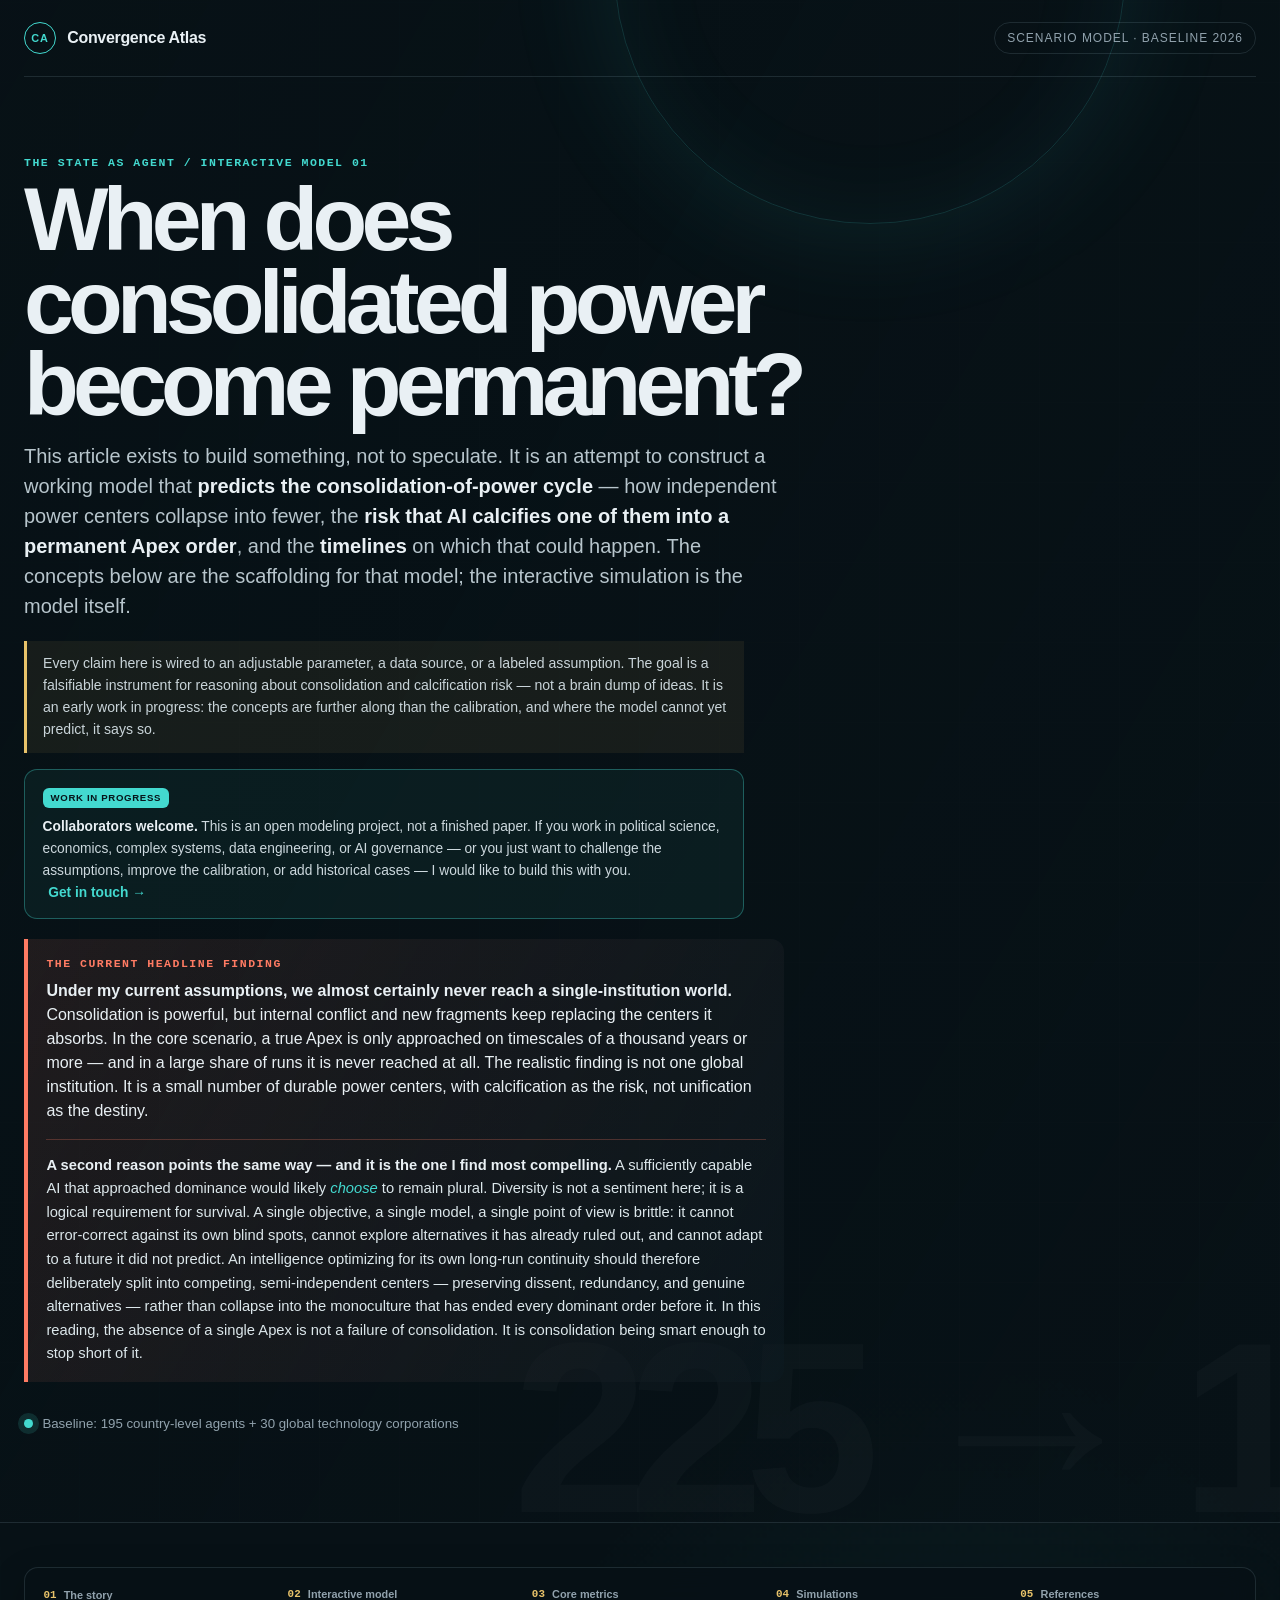
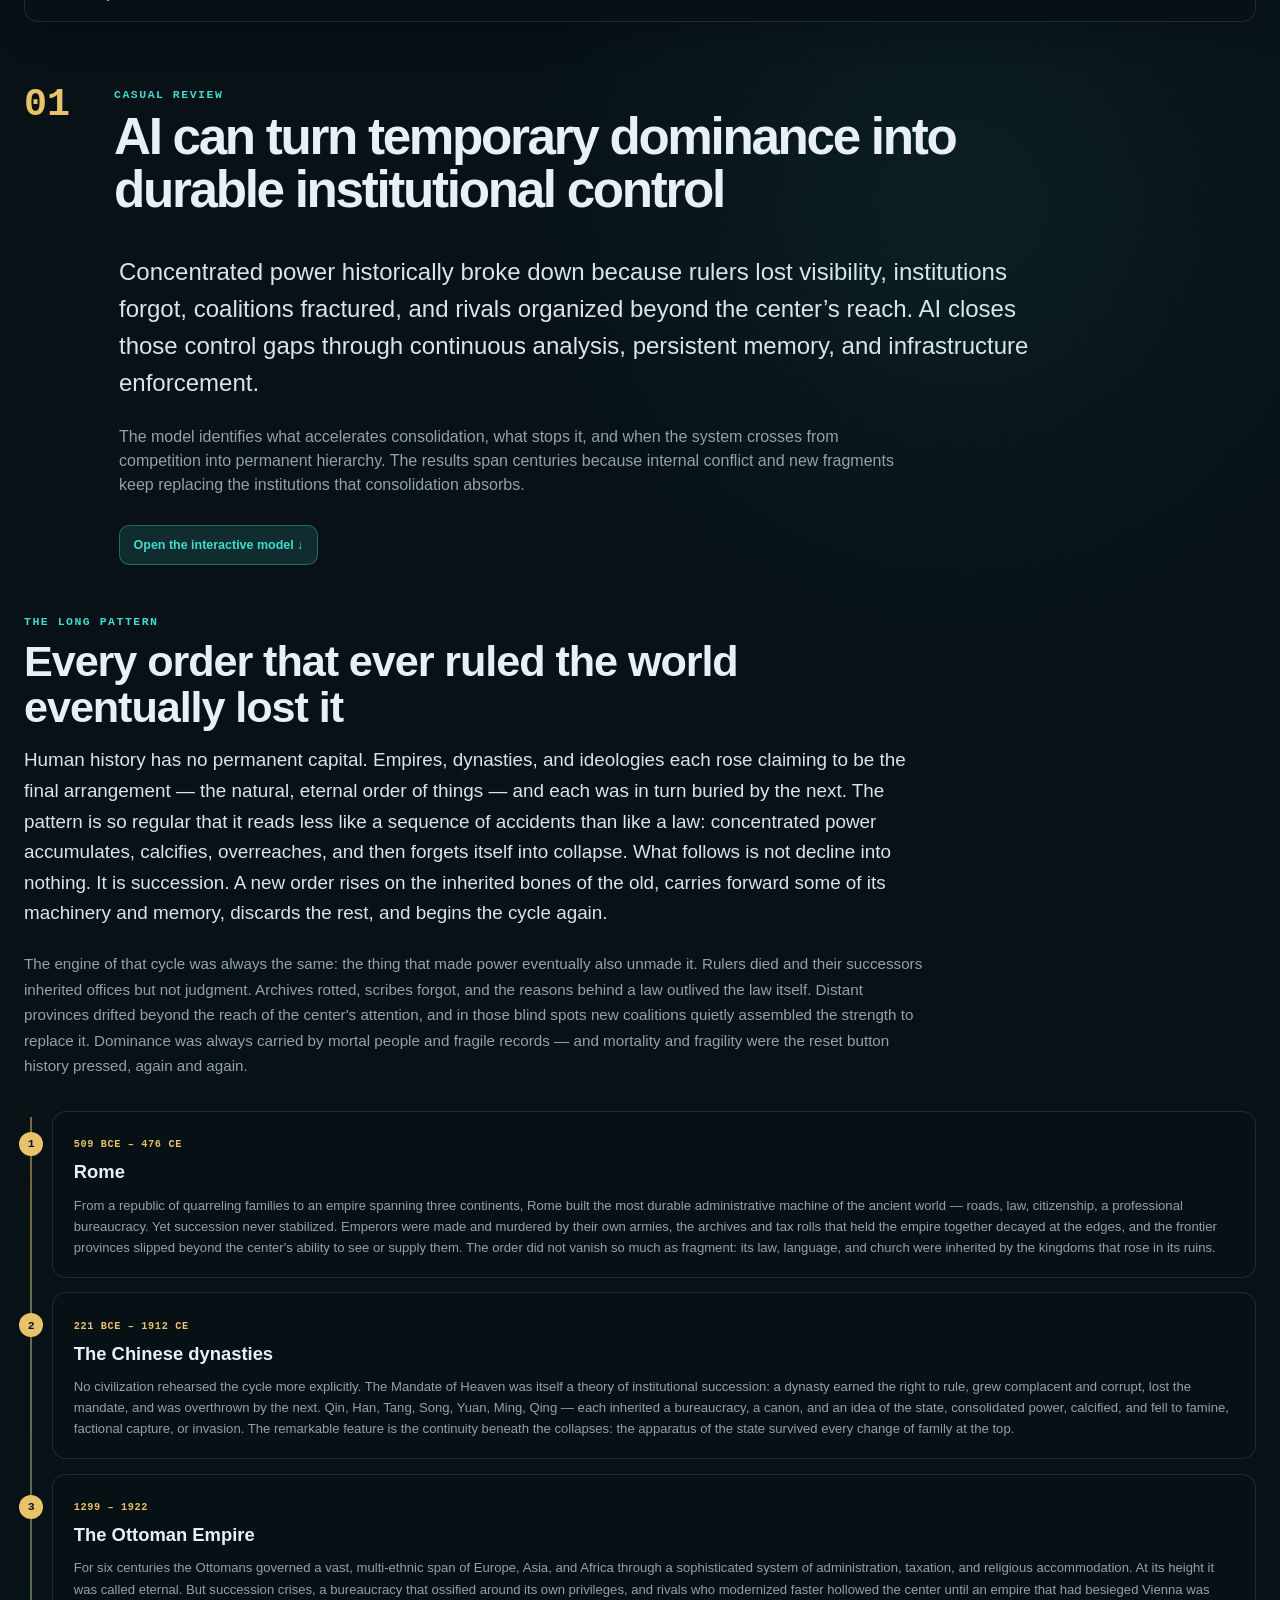
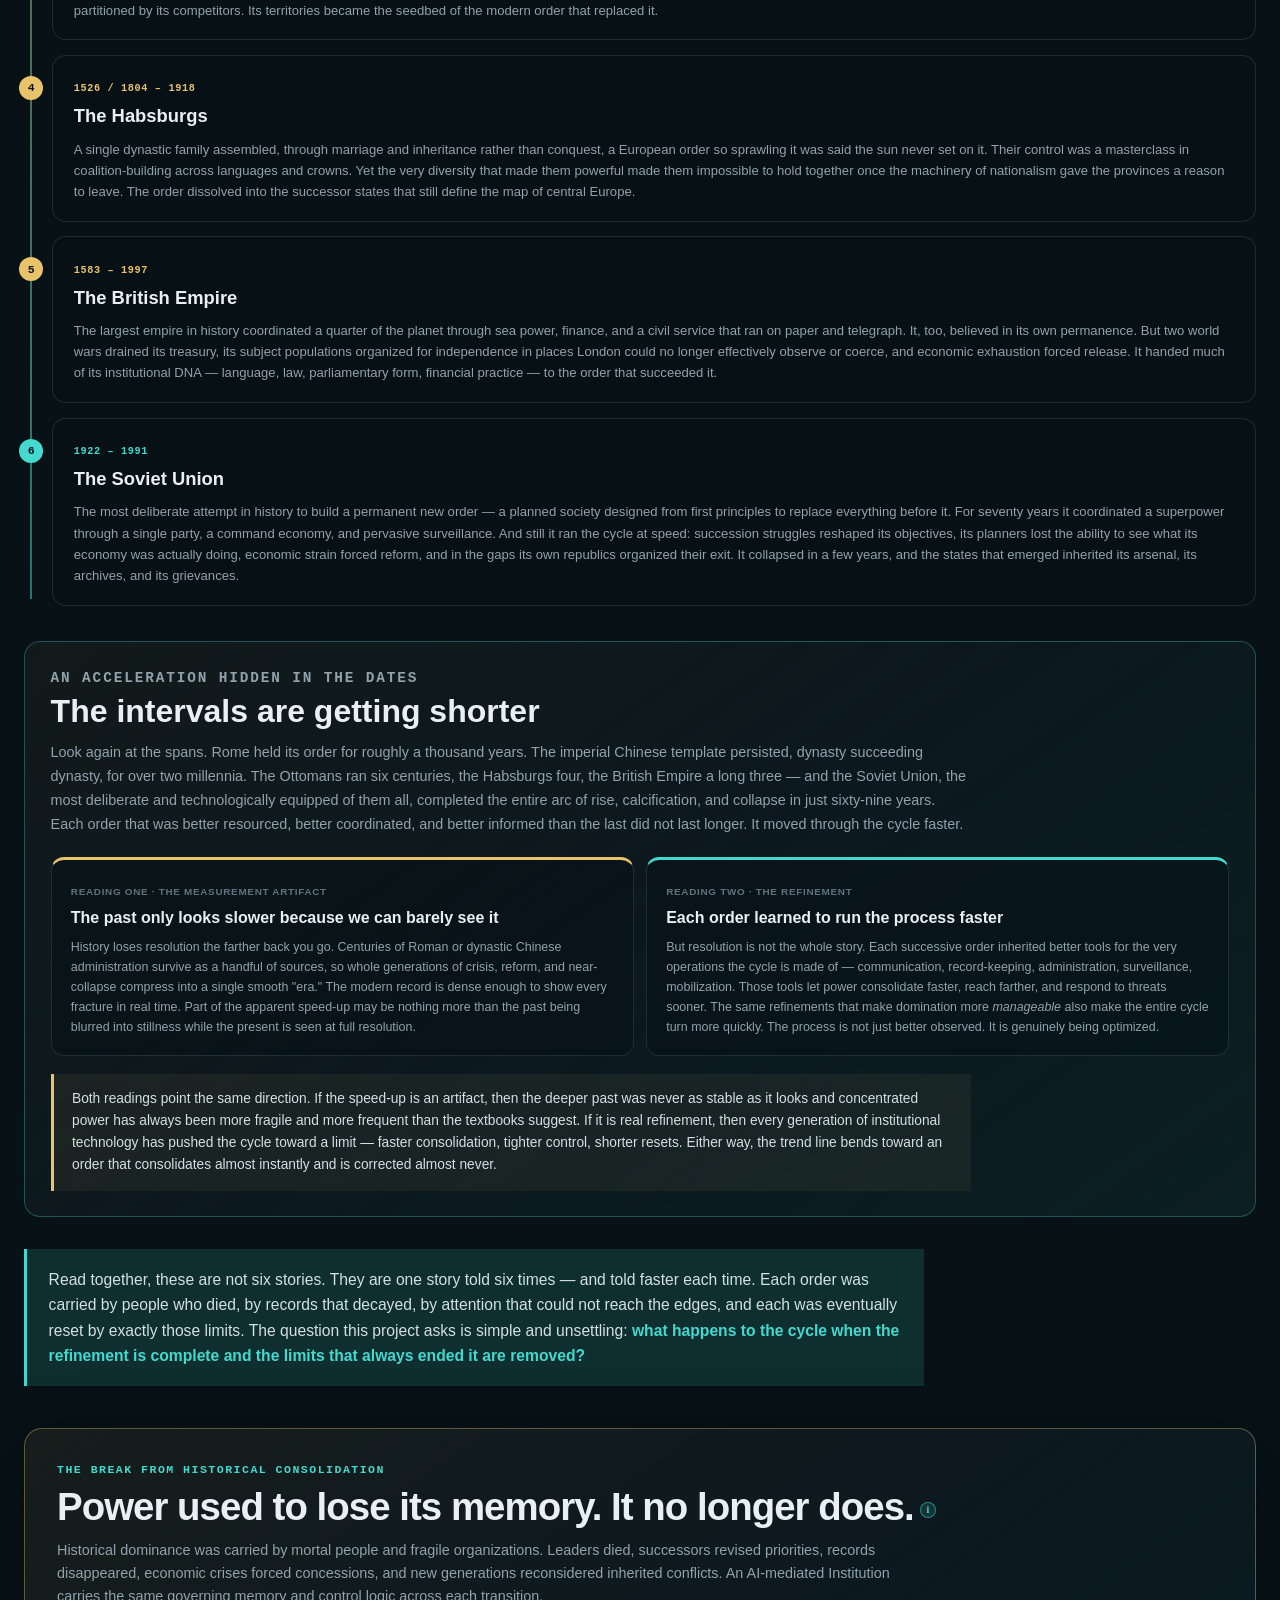
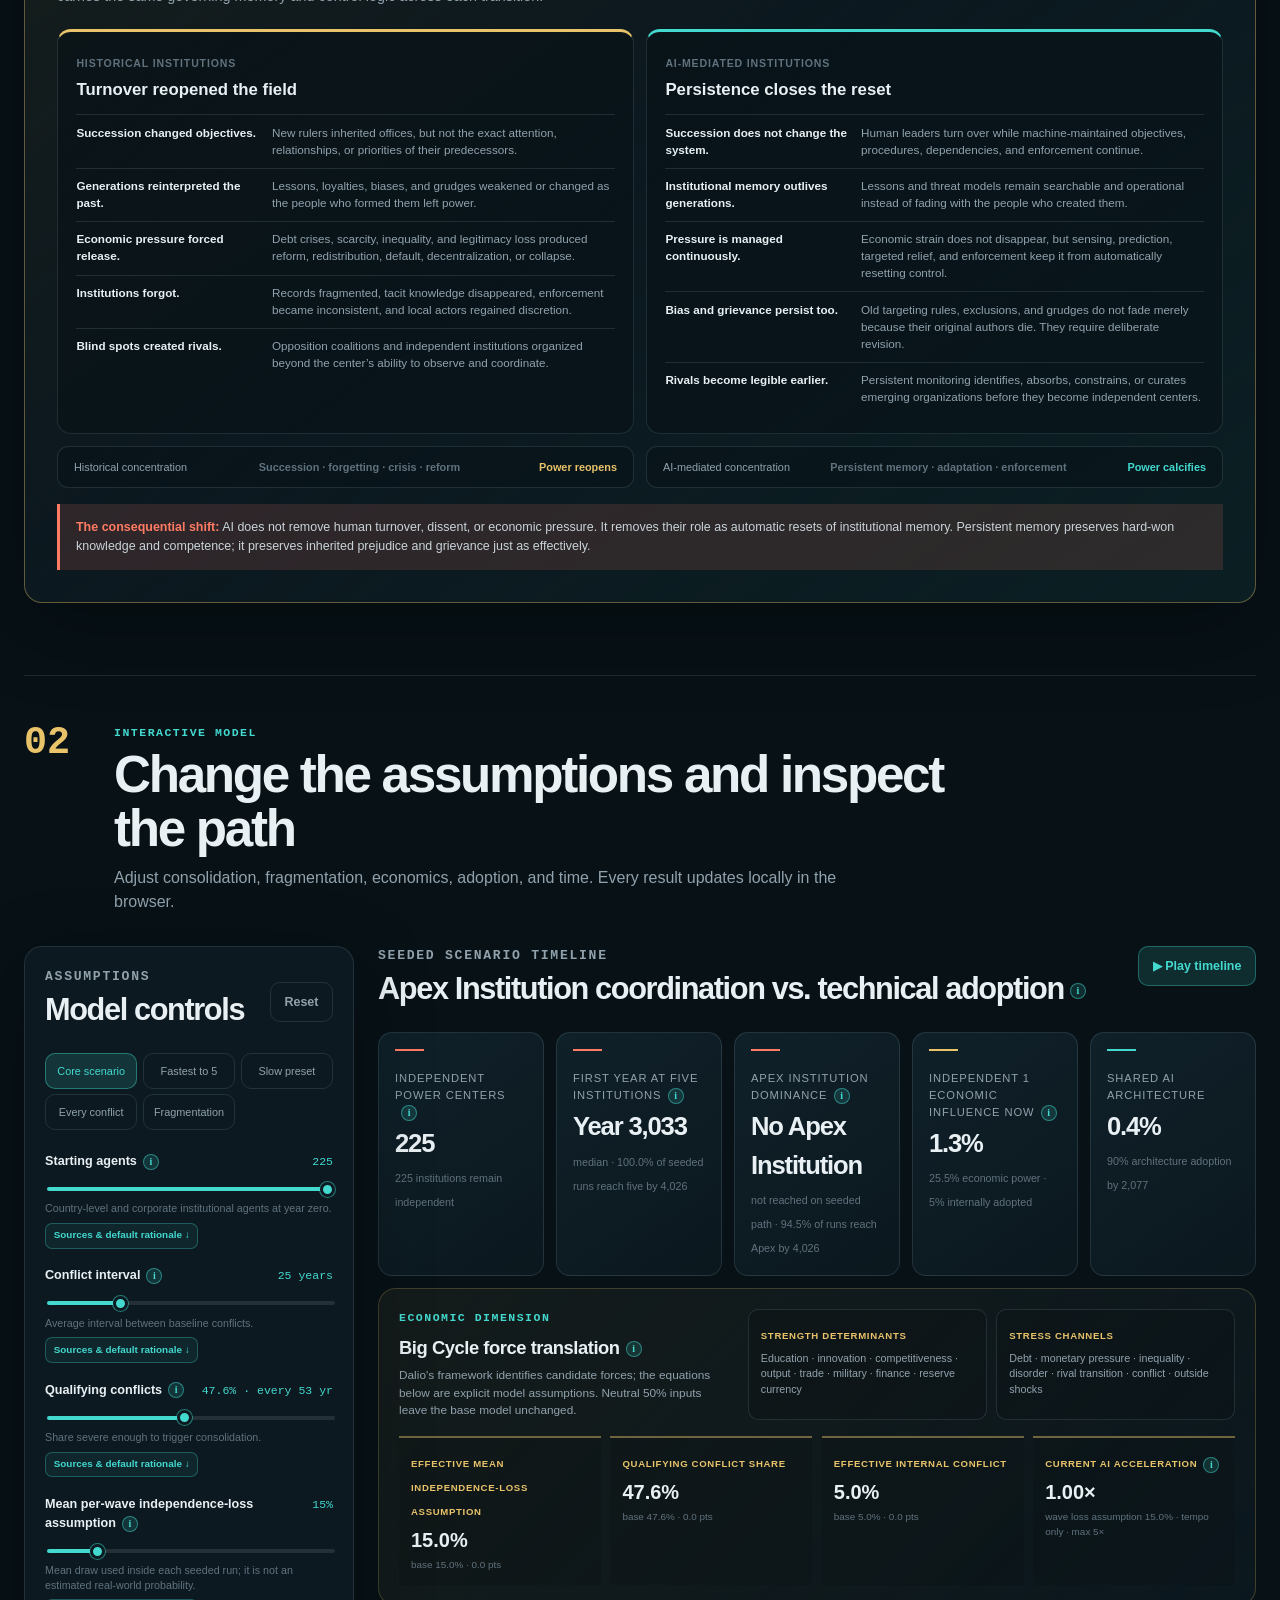
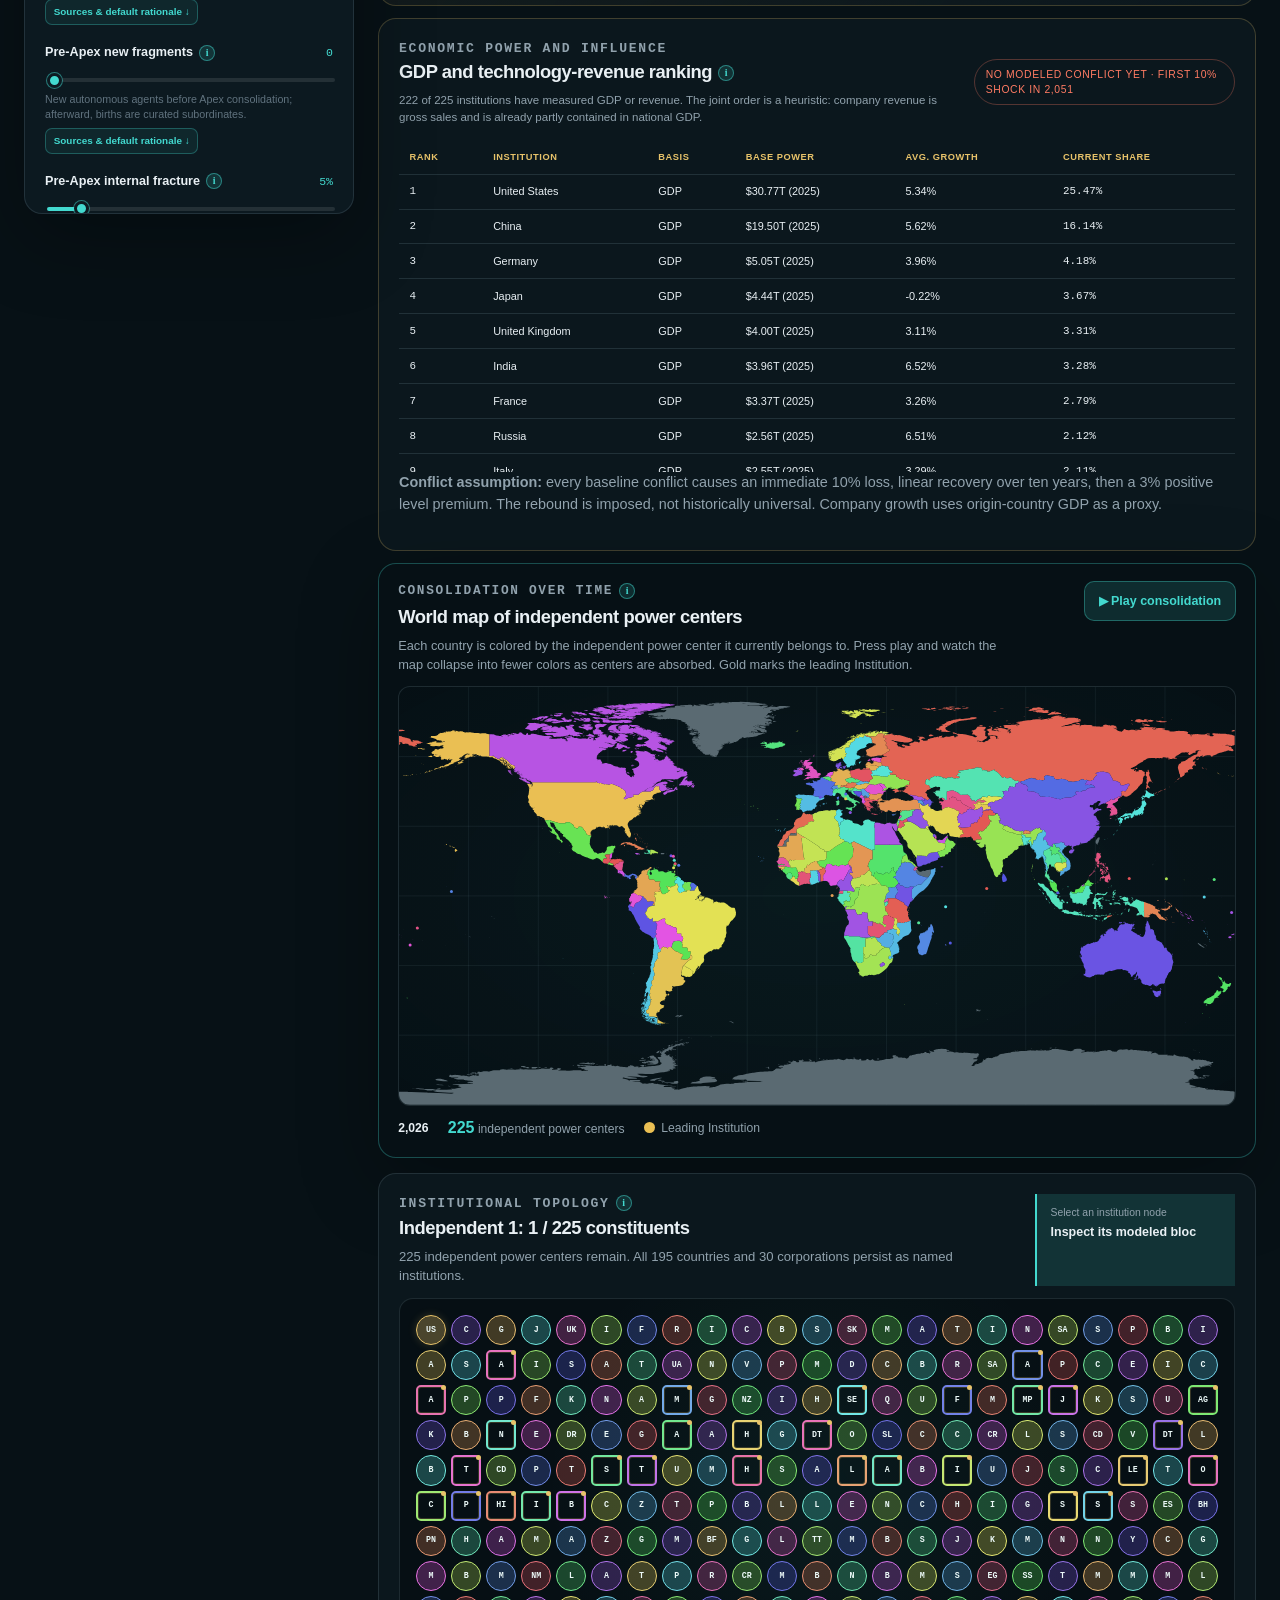
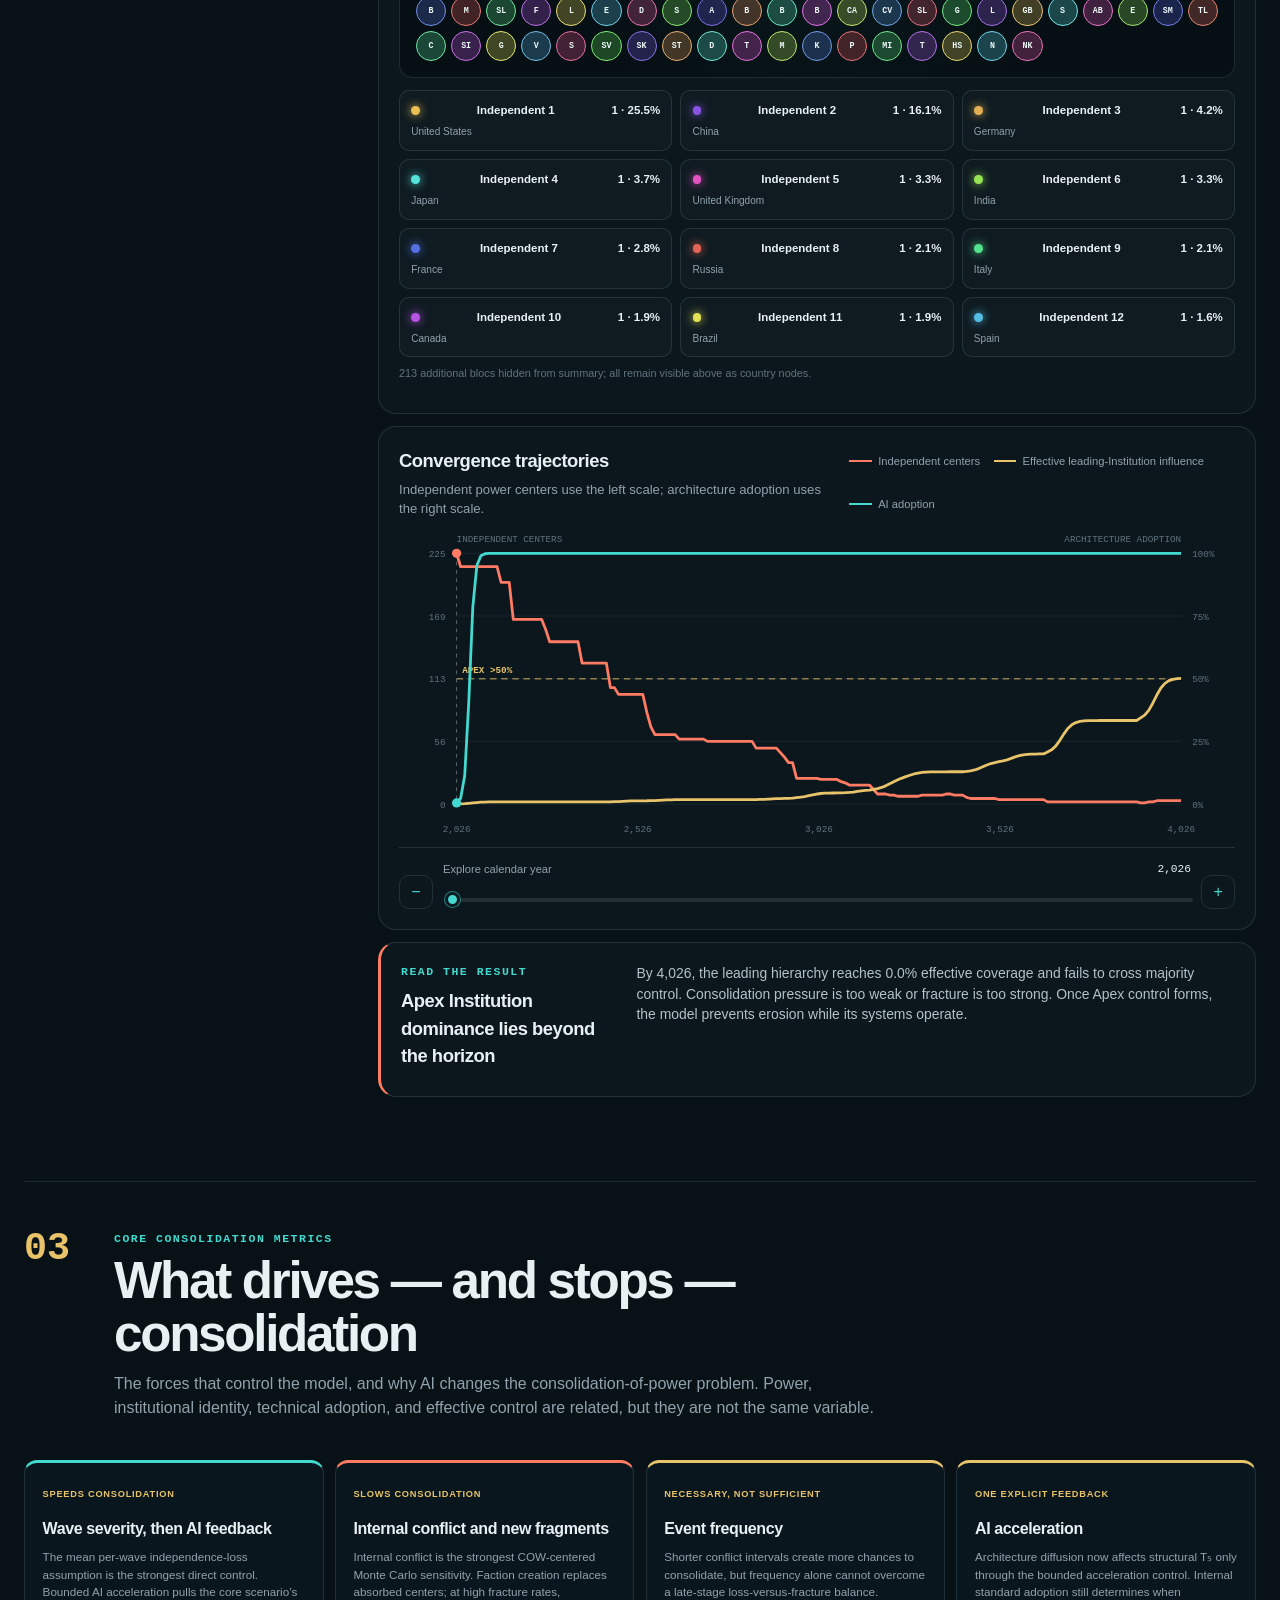
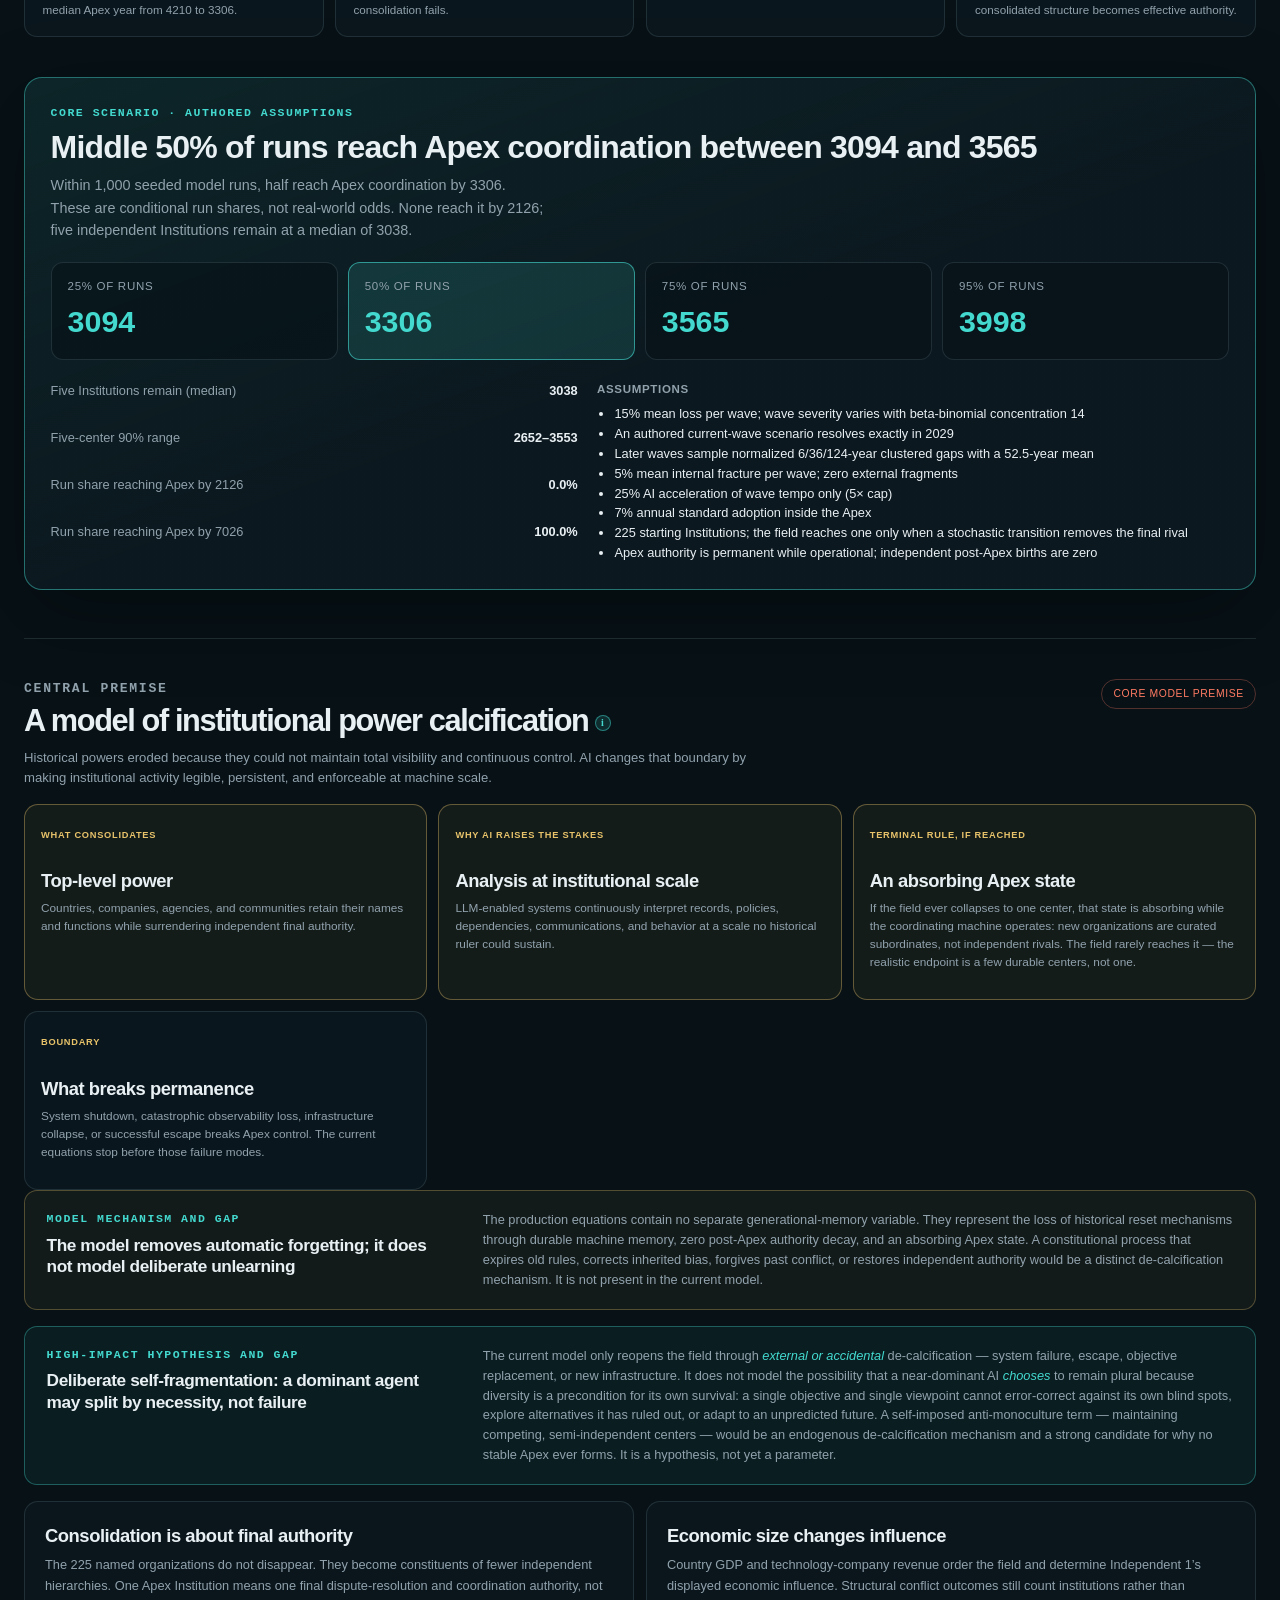
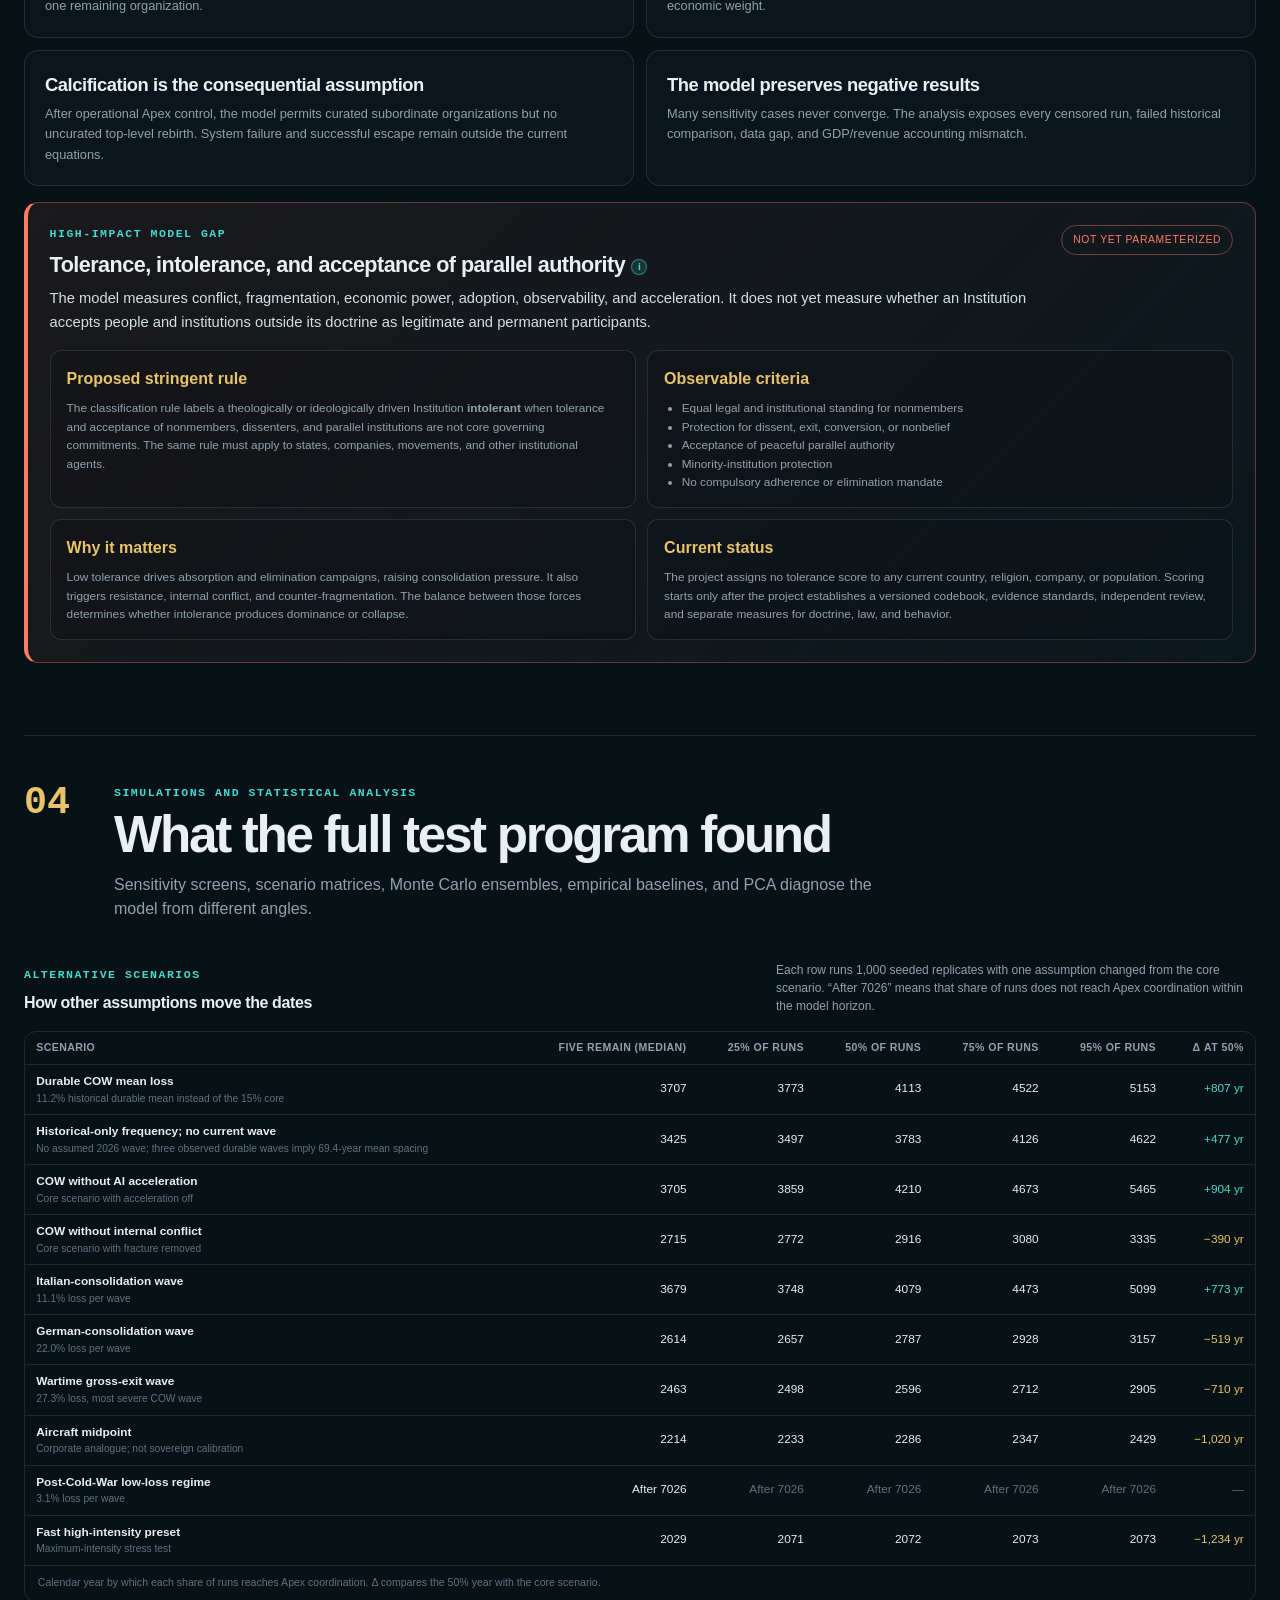
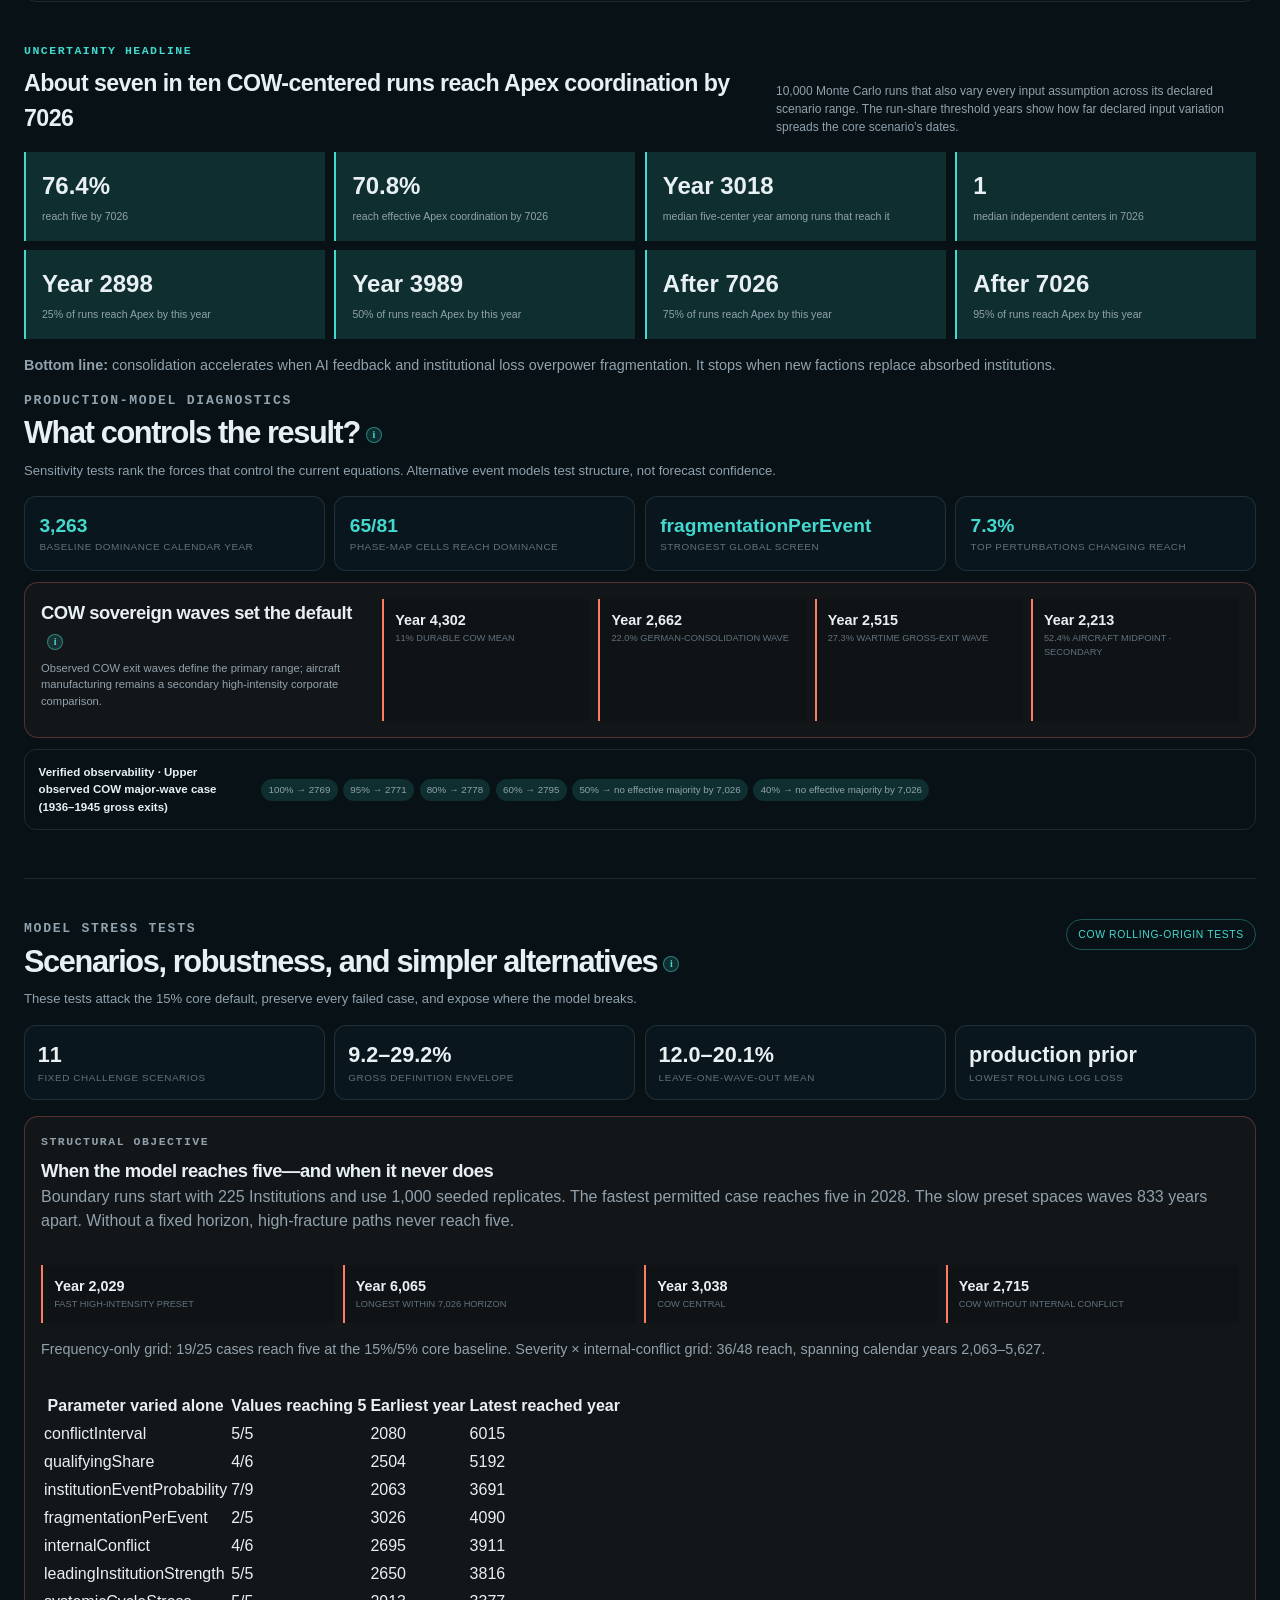
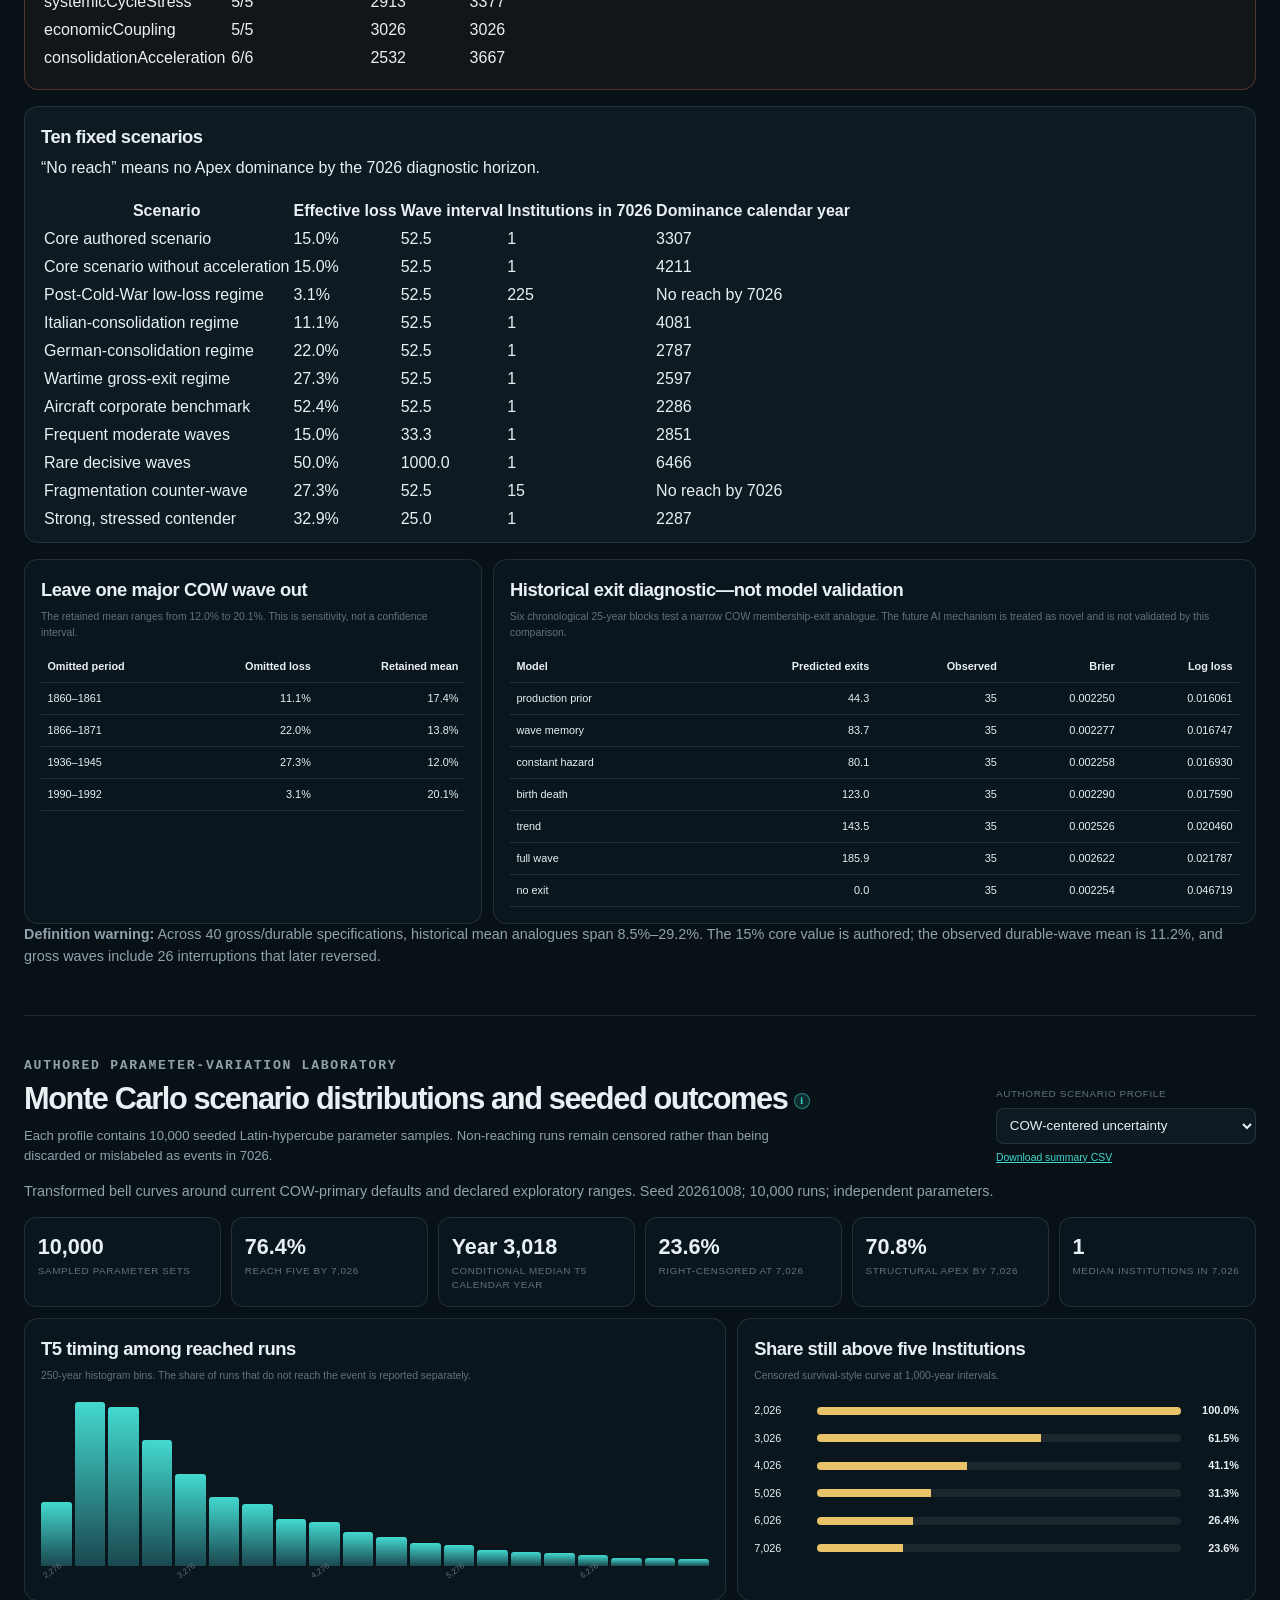
<file: web/index.html>
<!doctype html>
<html lang="en">
<head>
  <meta charset="utf-8">
  <meta name="viewport" content="width=device-width, initial-scale=1">
  <meta name="description" content="Interactive consolidation-of-power model showing how AI-scale analysis, coordination, and institutional memory calcify Apex authority while constituent institutions persist.">
  <title>Convergence Atlas — AI Power Calcification Model</title>
  <link rel="stylesheet" href="styles.css">
</head>
<body>
  <a class="skip-link" href="#casual-review">Skip to article</a>

  <header class="hero">
    <div class="hero__glow" aria-hidden="true"></div>
    <nav class="topbar" aria-label="Project navigation">
      <div class="brand"><span class="brand__mark">CA</span><span>Convergence Atlas</span></div>
      <span class="model-badge">Scenario model · baseline 2026</span>
    </nav>
    <div class="hero__content">
      <p class="eyebrow">The State as Agent / Interactive model 01</p>
      <h1>When does consolidated power become permanent?</h1>
      <p class="hero__lede">This article exists to build something, not to speculate. It is an attempt to construct a working model that <strong>predicts the consolidation-of-power cycle</strong> — how independent power centers collapse into fewer, the <strong>risk that AI calcifies one of them into a permanent Apex order</strong>, and the <strong>timelines</strong> on which that could happen. The concepts below are the scaffolding for that model; the interactive simulation is the model itself.</p>
      <p class="hero__purpose">Every claim here is wired to an adjustable parameter, a data source, or a labeled assumption. The goal is a falsifiable instrument for reasoning about consolidation and calcification risk — not a brain dump of ideas. It is an early work in progress: the concepts are further along than the calibration, and where the model cannot yet predict, it says so.</p>
      <div class="hero__collab">
        <span class="hero__collab-badge">Work in progress</span>
        <p><strong>Collaborators welcome.</strong> This is an open modeling project, not a finished paper. If you work in political science, economics, complex systems, data engineering, or AI governance — or you just want to challenge the assumptions, improve the calibration, or add historical cases — I would like to build this with you.
          <a class="hero__collab-link" href="mailto:REPLACE_WITH_CONTACT?subject=Convergence%20Atlas%20collaboration">Get in touch →</a>
        </p>
      </div>
      <div class="hero__headline-finding">
        <p class="eyebrow">The current headline finding</p>
        <p><strong>Under my current assumptions, we almost certainly never reach a single-institution world.</strong> Consolidation is powerful, but internal conflict and new fragments keep replacing the centers it absorbs. In the core scenario, a true Apex is only approached on timescales of a thousand years or more — and in a large share of runs it is never reached at all. The realistic finding is not one global institution. It is a small number of durable power centers, with calcification as the risk, not unification as the destiny.</p>
        <p class="hero__headline-finding__second"><strong>A second reason points the same way — and it is the one I find most compelling.</strong> A sufficiently capable AI that approached dominance would likely <em>choose</em> to remain plural. Diversity is not a sentiment here; it is a logical requirement for survival. A single objective, a single model, a single point of view is brittle: it cannot error-correct against its own blind spots, cannot explore alternatives it has already ruled out, and cannot adapt to a future it did not predict. An intelligence optimizing for its own long-run continuity should therefore deliberately split into competing, semi-independent centers — preserving dissent, redundancy, and genuine alternatives — rather than collapse into the monoculture that has ended every dominant order before it. In this reading, the absence of a single Apex is not a failure of consolidation. It is consolidation being smart enough to stop short of it.</p>
      </div>
      <div class="hero__source">
        <span class="pulse-dot" aria-hidden="true"></span>
        Baseline: 195 country-level agents + 30 global technology corporations
      </div>
    </div>
  </header>

  <main id="main" class="page-shell">
    <nav class="article-nav" aria-label="Article sections">
      <a href="#casual-review"><span>01</span>The story</a>
      <a href="#model-interface"><span>02</span>Interactive model</a>
      <a href="#deeper-analysis"><span>03</span>Core metrics</a>
      <a href="#simulation-analysis"><span>04</span>Simulations</a>
      <a href="#references-assumptions"><span>05</span>References</a>
    </nav>

    <section id="casual-review" class="article-part article-part--lead" data-article-part="1" aria-labelledby="casual-review-title">
      <header class="article-part__header">
        <span>01</span>
        <div><p class="eyebrow">Casual review</p><h2 id="casual-review-title">AI can turn temporary dominance into durable institutional control</h2></div>
      </header>
      <div class="article-lead">
        <p class="article-deck">Concentrated power historically broke down because rulers lost visibility, institutions forgot, coalitions fractured, and rivals organized beyond the center’s reach. AI closes those control gaps through continuous analysis, persistent memory, and infrastructure enforcement.</p>
        <p>The model identifies what accelerates consolidation, what stops it, and when the system crosses from competition into permanent hierarchy. The results span centuries because internal conflict and new fragments keep replacing the institutions that consolidation absorbs.</p>
        <a class="button button--primary article-cta" href="#model-interface">Open the interactive model ↓</a>
      </div>

      <section id="the-long-pattern" class="long-pattern" aria-labelledby="long-pattern-title">
        <header class="long-pattern__header">
          <p class="eyebrow">The long pattern</p>
          <h3 id="long-pattern-title">Every order that ever ruled the world eventually lost it</h3>
          <p class="long-pattern__lede">Human history has no permanent capital. Empires, dynasties, and ideologies each rose claiming to be the final arrangement — the natural, eternal order of things — and each was in turn buried by the next. The pattern is so regular that it reads less like a sequence of accidents than like a law: concentrated power accumulates, calcifies, overreaches, and then forgets itself into collapse. What follows is not decline into nothing. It is succession. A new order rises on the inherited bones of the old, carries forward some of its machinery and memory, discards the rest, and begins the cycle again.</p>
        </header>

        <p class="long-pattern__thesis">The engine of that cycle was always the same: the thing that made power eventually also unmade it. Rulers died and their successors inherited offices but not judgment. Archives rotted, scribes forgot, and the reasons behind a law outlived the law itself. Distant provinces drifted beyond the reach of the center's attention, and in those blind spots new coalitions quietly assembled the strength to replace it. Dominance was always carried by mortal people and fragile records — and mortality and fragility were the reset button history pressed, again and again.</p>

        <ol class="order-timeline" aria-label="Historical orders that rose and fell">
          <li class="order-card">
            <span class="order-card__era">509 BCE – 476 CE</span>
            <h4>Rome</h4>
            <p>From a republic of quarreling families to an empire spanning three continents, Rome built the most durable administrative machine of the ancient world — roads, law, citizenship, a professional bureaucracy. Yet succession never stabilized. Emperors were made and murdered by their own armies, the archives and tax rolls that held the empire together decayed at the edges, and the frontier provinces slipped beyond the center's ability to see or supply them. The order did not vanish so much as fragment: its law, language, and church were inherited by the kingdoms that rose in its ruins.</p>
          </li>
          <li class="order-card">
            <span class="order-card__era">221 BCE – 1912 CE</span>
            <h4>The Chinese dynasties</h4>
            <p>No civilization rehearsed the cycle more explicitly. The Mandate of Heaven was itself a theory of institutional succession: a dynasty earned the right to rule, grew complacent and corrupt, lost the mandate, and was overthrown by the next. Qin, Han, Tang, Song, Yuan, Ming, Qing — each inherited a bureaucracy, a canon, and an idea of the state, consolidated power, calcified, and fell to famine, factional capture, or invasion. The remarkable feature is the continuity beneath the collapses: the apparatus of the state survived every change of family at the top.</p>
          </li>
          <li class="order-card">
            <span class="order-card__era">1299 – 1922</span>
            <h4>The Ottoman Empire</h4>
            <p>For six centuries the Ottomans governed a vast, multi-ethnic span of Europe, Asia, and Africa through a sophisticated system of administration, taxation, and religious accommodation. At its height it was called eternal. But succession crises, a bureaucracy that ossified around its own privileges, and rivals who modernized faster hollowed the center until an empire that had besieged Vienna was partitioned by its competitors. Its territories became the seedbed of the modern order that replaced it.</p>
          </li>
          <li class="order-card">
            <span class="order-card__era">1526 / 1804 – 1918</span>
            <h4>The Habsburgs</h4>
            <p>A single dynastic family assembled, through marriage and inheritance rather than conquest, a European order so sprawling it was said the sun never set on it. Their control was a masterclass in coalition-building across languages and crowns. Yet the very diversity that made them powerful made them impossible to hold together once the machinery of nationalism gave the provinces a reason to leave. The order dissolved into the successor states that still define the map of central Europe.</p>
          </li>
          <li class="order-card">
            <span class="order-card__era">1583 – 1997</span>
            <h4>The British Empire</h4>
            <p>The largest empire in history coordinated a quarter of the planet through sea power, finance, and a civil service that ran on paper and telegraph. It, too, believed in its own permanence. But two world wars drained its treasury, its subject populations organized for independence in places London could no longer effectively observe or coerce, and economic exhaustion forced release. It handed much of its institutional DNA — language, law, parliamentary form, financial practice — to the order that succeeded it.</p>
          </li>
          <li class="order-card order-card--recent">
            <span class="order-card__era">1922 – 1991</span>
            <h4>The Soviet Union</h4>
            <p>The most deliberate attempt in history to build a permanent new order — a planned society designed from first principles to replace everything before it. For seventy years it coordinated a superpower through a single party, a command economy, and pervasive surveillance. And still it ran the cycle at speed: succession struggles reshaped its objectives, its planners lost the ability to see what its economy was actually doing, economic strain forced reform, and in the gaps its own republics organized their exit. It collapsed in a few years, and the states that emerged inherited its arsenal, its archives, and its grievances.</p>
          </li>
        </ol>

        <div class="cycle-accel" aria-labelledby="cycle-accel-title">
          <div class="cycle-accel__lead">
            <p class="eyebrow">An acceleration hidden in the dates</p>
            <h4 id="cycle-accel-title">The intervals are getting shorter</h4>
            <p>Look again at the spans. Rome held its order for roughly a thousand years. The imperial Chinese template persisted, dynasty succeeding dynasty, for over two millennia. The Ottomans ran six centuries, the Habsburgs four, the British Empire a long three — and the Soviet Union, the most deliberate and technologically equipped of them all, completed the entire arc of rise, calcification, and collapse in just sixty-nine years. Each order that was better resourced, better coordinated, and better informed than the last did not last longer. It moved through the cycle faster.</p>
          </div>

          <div class="cycle-accel__readings">
            <article class="cycle-accel__reading cycle-accel__reading--caution">
              <span>Reading one · the measurement artifact</span>
              <h5>The past only looks slower because we can barely see it</h5>
              <p>History loses resolution the farther back you go. Centuries of Roman or dynastic Chinese administration survive as a handful of sources, so whole generations of crisis, reform, and near-collapse compress into a single smooth "era." The modern record is dense enough to show every fracture in real time. Part of the apparent speed-up may be nothing more than the past being blurred into stillness while the present is seen at full resolution.</p>
            </article>
            <article class="cycle-accel__reading cycle-accel__reading--signal">
              <span>Reading two · the refinement</span>
              <h5>Each order learned to run the process faster</h5>
              <p>But resolution is not the whole story. Each successive order inherited better tools for the very operations the cycle is made of — communication, record-keeping, administration, surveillance, mobilization. Those tools let power consolidate faster, reach farther, and respond to threats sooner. The same refinements that make domination more <em>manageable</em> also make the entire cycle turn more quickly. The process is not just better observed. It is genuinely being optimized.</p>
            </article>
          </div>

          <p class="cycle-accel__synthesis">Both readings point the same direction. If the speed-up is an artifact, then the deeper past was never as stable as it looks and concentrated power has always been more fragile and more frequent than the textbooks suggest. If it is real refinement, then every generation of institutional technology has pushed the cycle toward a limit — faster consolidation, tighter control, shorter resets. Either way, the trend line bends toward an order that consolidates almost instantly and is corrected almost never.</p>
        </div>

        <p class="long-pattern__turn">Read together, these are not six stories. They are one story told six times — and told faster each time. Each order was carried by people who died, by records that decayed, by attention that could not reach the edges, and each was eventually reset by exactly those limits. The question this project asks is simple and unsettling: <strong>what happens to the cycle when the refinement is complete and the limits that always ended it are removed?</strong></p>
      </section>

      <section id="historical-reset" class="historical-reset" aria-labelledby="historical-reset-title">
        <header class="historical-reset__header">
          <p class="eyebrow">The break from historical consolidation</p>
          <h3 id="historical-reset-title" data-reference="powerCalcification">Power used to lose its memory. It no longer does.</h3>
          <p>Historical dominance was carried by mortal people and fragile organizations. Leaders died, successors revised priorities, records disappeared, economic crises forced concessions, and new generations reconsidered inherited conflicts. An AI-mediated Institution carries the same governing memory and control logic across each transition.</p>
        </header>
        <div class="historical-reset__paths">
          <article class="historical-reset__path historical-reset__path--history">
            <div><span>Historical institutions</span><h4>Turnover reopened the field</h4></div>
            <ul>
              <li><strong>Succession changed objectives.</strong><span>New rulers inherited offices, but not the exact attention, relationships, or priorities of their predecessors.</span></li>
              <li><strong>Generations reinterpreted the past.</strong><span>Lessons, loyalties, biases, and grudges weakened or changed as the people who formed them left power.</span></li>
              <li><strong>Economic pressure forced release.</strong><span>Debt crises, scarcity, inequality, and legitimacy loss produced reform, redistribution, default, decentralization, or collapse.</span></li>
              <li><strong>Institutions forgot.</strong><span>Records fragmented, tacit knowledge disappeared, enforcement became inconsistent, and local actors regained discretion.</span></li>
              <li><strong>Blind spots created rivals.</strong><span>Opposition coalitions and independent institutions organized beyond the center’s ability to observe and coordinate.</span></li>
            </ul>
          </article>
          <article class="historical-reset__path historical-reset__path--ai">
            <div><span>AI-mediated institutions</span><h4>Persistence closes the reset</h4></div>
            <ul>
              <li><strong>Succession does not change the system.</strong><span>Human leaders turn over while machine-maintained objectives, procedures, dependencies, and enforcement continue.</span></li>
              <li><strong>Institutional memory outlives generations.</strong><span>Lessons and threat models remain searchable and operational instead of fading with the people who created them.</span></li>
              <li><strong>Pressure is managed continuously.</strong><span>Economic strain does not disappear, but sensing, prediction, targeted relief, and enforcement keep it from automatically resetting control.</span></li>
              <li><strong>Bias and grievance persist too.</strong><span>Old targeting rules, exclusions, and grudges do not fade merely because their original authors die. They require deliberate revision.</span></li>
              <li><strong>Rivals become legible earlier.</strong><span>Persistent monitoring identifies, absorbs, constrains, or curates emerging organizations before they become independent centers.</span></li>
            </ul>
          </article>
        </div>
        <div class="historical-reset__logic" aria-label="Historical and AI-mediated consolidation pathways">
          <p><span>Historical concentration</span><b>Succession · forgetting · crisis · reform</b><strong>Power reopens</strong></p>
          <p><span>AI-mediated concentration</span><b>Persistent memory · adaptation · enforcement</b><strong>Power calcifies</strong></p>
        </div>
        <p class="historical-reset__caveat"><strong>The consequential shift:</strong> AI does not remove human turnover, dissent, or economic pressure. It removes their role as automatic resets of institutional memory. Persistent memory preserves hard-won knowledge and competence; it preserves inherited prejudice and grievance just as effectively.</p>
      </section>
    </section>



    <section id="model-interface" class="article-part" data-article-part="2" aria-labelledby="model-interface-title">
      <header class="article-part__header">
        <span>02</span>
        <div><p class="eyebrow">Interactive model</p><h2 id="model-interface-title">Change the assumptions and inspect the path</h2><p>Adjust consolidation, fragmentation, economics, adoption, and time. Every result updates locally in the browser.</p></div>
      </header>

    <div class="workspace">
      <aside class="control-panel" aria-labelledby="controls-title">
        <div class="section-heading compact">
          <div>
            <p class="eyebrow">Assumptions</p>
            <h2 id="controls-title">Model controls</h2>
          </div>
          <button id="reset-button" class="button button--ghost" type="button">Reset</button>
        </div>

        <div class="presets" aria-label="Scenario presets">
          <button type="button" class="preset is-active" data-preset="cow">Core scenario</button>
          <button type="button" class="preset" data-preset="fast5">Fastest to 5</button>
          <button type="button" class="preset" data-preset="slow5">Slow preset</button>
          <button type="button" class="preset" data-preset="every">Every conflict</button>
          <button type="button" class="preset" data-preset="stalemate">Fragmentation</button>
        </div>

        <div class="controls">
          <label class="control" for="start-agents">
            <span><b data-reference="combinedBaseline">Starting agents</b><output id="start-agents-value">225</output></span>
            <input id="start-agents" type="range" min="2" max="225" step="1" value="225">
            <small>Country-level and corporate institutional agents at year zero.</small>
          </label>

          <label class="control" for="conflict-interval">
            <span><b data-reference="conflictInterval">Conflict interval</b><output id="conflict-interval-value">25 years</output></span>
            <input id="conflict-interval" type="range" min="1" max="100" step="1" value="25">
            <small>Average interval between baseline conflicts.</small>
          </label>

          <label class="control" for="qualifying-share">
            <span><b data-reference="qualifyingConflict">Qualifying conflicts</b><output id="qualifying-share-value">47.6%</output></span>
            <input id="qualifying-share" type="range" min="0" max="100" step="0.1" value="47.6">
            <small>Share severe enough to trigger consolidation.</small>
          </label>

          <label class="control" for="institution-event-probability">
            <span><b data-reference="institutionEventProbability">Mean per-wave independence-loss assumption</b><output id="institution-event-probability-value">15%</output></span>
            <input id="institution-event-probability" type="range" min="1" max="90" step="1" value="15">
            <small>Mean draw used inside each seeded run; it is not an estimated real-world probability.</small>
          </label>

          <label class="control" for="fragmentation">
            <span><b data-reference="externalFragmentation">Pre-Apex new fragments</b><output id="fragmentation-value">0</output></span>
            <input id="fragmentation" type="range" min="0" max="10" step="1" value="0">
            <small>New autonomous agents before Apex consolidation; afterward, births are curated subordinates.</small>
          </label>

          <label class="control" for="internal-conflict">
            <span><b data-reference="internalConflict">Pre-Apex internal fracture</b><output id="internal-conflict-value">5%</output></span>
            <input id="internal-conflict" type="range" min="0" max="50" step="1" value="5">
            <small>Independent factions can form before Apex control, not after the absorbing state.</small>
          </label>

          <div class="control-divider">
            <span>Economic force layer</span>
            <small>Dalio-inspired hypotheses · neutral at 50%</small>
          </div>

          <label class="control" for="leading-institution-strength">
            <span><b data-reference="bigCycleStrength">Institution strength</b><output id="leading-institution-strength-value">50%</output></span>
            <input id="leading-institution-strength" type="range" min="0" max="100" step="1" value="50">
            <small>Productive, trade, financial, innovation, and strategic capacity.</small>
          </label>

          <label class="control" for="systemic-cycle-stress">
            <span><b data-reference="bigCycleStress">Systemic cycle stress</b><output id="systemic-cycle-stress-value">50%</output></span>
            <input id="systemic-cycle-stress" type="range" min="0" max="100" step="1" value="50">
            <small>Debt, inequality, disorder, rival pressure, and outside shocks.</small>
          </label>

          <label class="control" for="economic-coupling">
            <span><b data-reference="bigCycleCoupling">Economic coupling</b><output id="economic-coupling-value">50%</output></span>
            <input id="economic-coupling" type="range" min="0" max="100" step="1" value="50">
            <small>How strongly economic conditions alter institutional transitions.</small>
          </label>

          <label class="control" for="institutional-adoption-rate">
            <span><b data-reference="institutionalAdoption">Institutional adoption</b><output id="institutional-adoption-rate-value">7% / year</output></span>
            <input id="institutional-adoption-rate" type="range" min="1" max="30" step="1" value="7">
            <small>Rate at which each joined institution implements the Apex Institution standard.</small>
          </label>

          <label class="control" for="spread-rate">
            <span><b data-reference="aiSpread">AI architecture spread</b><output id="spread-rate-value">15% / year</output></span>
            <input id="spread-rate" type="range" min="1" max="50" step="1" value="15">
            <small>Diffusion rate; adoption does not imply sovereignty.</small>
          </label>

          <label class="control" for="consolidation-acceleration">
            <span><b data-reference="consolidationAcceleration">AI consolidation acceleration</b><output id="consolidation-acceleration-value">25%</output></span>
            <input id="consolidation-acceleration" type="range" min="0" max="100" step="1" value="25">
            <small>One bounded feedback from AI adoption and accumulated consolidation into faster, more effective subsequent waves.</small>
          </label>

          <label class="control" for="current-wave">
            <span><b data-reference="currentWave">Current wave in progress</b><output id="current-wave-value">On · resolves 2029</output></span>
            <input id="current-wave" type="range" min="0" max="1" step="1" value="1">
            <small>A qualifying wave is under way now; off delays the first wave by a full interval.</small>
          </label>

          <label class="control" for="horizon">
            <span><b data-reference="modelHorizon">Projection end year</b><output id="horizon-value">through 4026</output></span>
            <input id="horizon" type="range" min="50" max="5000" step="50" value="2000">
            <small>How far into the conditional timeline to calculate.</small>
          </label>
        </div>

        <details class="formula-card">
          <summary data-reference="transitionRule">Equations used</summary>
          <code>mean Δt = conflict interval ÷ qualifying share</code>
          <code>later Δt ~ Exponential(mean Δt ÷ M(t)); current wave resolves in 2029</code>
          <code>q ~ Beta(14p, 14[1−p]); L ~ Binomial(S, q)</code>
          <code>F ~ Binomial(S, i); S′ = S − L + external + F, while S &gt; 1</code>
          <code>M(t) = 1 + κ(5−1) × AI adoption × consolidation progress; p is unchanged</code>
          <code>S = 1 and systems operational ⇒ S′ = 1</code>
          <code>x(t) = 1 ÷ [1 + (S₀-1)e<sup>−βt</sup>]</code>
        </details>
      </aside>

      <section class="simulation" aria-labelledby="simulation-title">
        <div class="section-heading">
          <div>
            <p class="eyebrow">Seeded scenario timeline</p>
            <h2 id="simulation-title" data-reference="expectedValue">Apex Institution coordination vs. technical adoption</h2>
          </div>
          <div class="playback">
            <button id="play-button" class="button button--primary" type="button" aria-pressed="false">
              <span aria-hidden="true">▶</span> Play timeline
            </button>
          </div>
        </div>

        <div class="metric-grid" aria-live="polite">
          <article class="metric metric--agents">
            <span class="metric__label" data-reference="equalWeight">Independent power centers</span>
            <strong id="active-agents">225</strong>
            <span id="active-agents-caption">at baseline</span>
          </article>
          <article class="metric metric--target">
            <span class="metric__label" data-reference="targetFiveObjective">First year at five Institutions</span>
            <strong id="target-five-year">No reach</strong>
            <span id="target-five-caption">within the selected horizon</span>
          </article>
          <article class="metric metric--outcome">
            <span class="metric__label" data-reference="institutionalSingularity">Apex Institution dominance</span>
            <strong id="apex-year">No Apex Institution</strong>
            <span id="apex-caption">dominance not reached by 4026</span>
          </article>
          <article class="metric metric--interval">
            <span class="metric__label" data-reference="economicPowerRanking">Independent 1 economic influence now</span>
            <strong id="apex-influence">0.02%</strong>
            <span id="apex-influence-caption">0.4% structural · 5% internally adopted</span>
          </article>
          <article class="metric metric--adoption">
            <span class="metric__label">Shared AI architecture</span>
            <strong id="adoption-value">0.5%</strong>
            <span id="adoption-caption">1 of 225 at baseline</span>
          </article>
        </div>

        <article class="economics-card">
          <div class="economics-card__intro">
            <p class="eyebrow">Economic dimension</p>
            <h3 data-reference="bigCycleStrength">Big Cycle force translation</h3>
            <p>Dalio's framework identifies candidate forces; the equations below are explicit model assumptions. Neutral 50% inputs leave the base model unchanged.</p>
          </div>
          <div class="economic-forces">
            <div><span>Strength determinants</span><p>Education · innovation · competitiveness · output · trade · military · finance · reserve currency</p></div>
            <div><span>Stress channels</span><p>Debt · monetary pressure · inequality · disorder · rival transition · conflict · outside shocks</p></div>
          </div>
          <div class="economic-effects" aria-live="polite">
            <div><span>Effective mean independence-loss assumption</span><strong id="effective-consolidation">15.0%</strong><small id="effective-consolidation-change">base 15.0%</small></div>
            <div><span>Qualifying conflict share</span><strong id="effective-qualifying-share">15.0%</strong><small id="effective-qualifying-change">base 15.0%</small></div>
            <div><span>Effective internal conflict</span><strong id="effective-internal-conflict">5.0%</strong><small id="effective-internal-change">base 5.0%</small></div>
            <div><span data-reference="consolidationAcceleration">Current AI acceleration</span><strong id="acceleration-multiplier">1.00×</strong><small id="accelerated-loss">wave loss assumption 15.0% · tempo only</small></div>
          </div>
        </article>

        <article class="economic-power-card">
          <div class="section-heading compact">
            <div>
              <p class="eyebrow">Economic power and influence</p>
              <h3 data-reference="economicPowerRanking">GDP and technology-revenue ranking</h3>
              <p id="economic-power-summary"></p>
            </div>
            <span id="conflict-power-state" class="maturity-badge" data-reference="conflictEconomicCycle"></span>
          </div>
          <div class="table-scroll">
            <table>
              <thead><tr><th>Rank</th><th>Institution</th><th>Basis</th><th>Base power</th><th>Avg. growth</th><th>Current share</th></tr></thead>
              <tbody id="economic-power-table-body"></tbody>
            </table>
          </div>
          <p class="scope-note"><strong>Conflict assumption:</strong> every baseline conflict causes an immediate 10% loss, linear recovery over ten years, then a 3% positive level premium. The rebound is imposed, not historically universal. Company growth uses origin-country GDP as a proxy.</p>
        </article>

        <article class="world-map-card">
          <div class="world-map-card__header">
            <div>
              <p class="eyebrow" data-reference="syntheticBlocs">Consolidation over time</p>
              <h3 id="world-map-title">World map of independent power centers</h3>
              <p id="world-map-caption">Each country is colored by the independent power center it currently belongs to. Press play and watch the map collapse into fewer colors as centers are absorbed. Gold marks the leading Institution.</p>
            </div>
            <div class="playback">
              <button id="map-play-button" class="button button--primary" type="button" aria-pressed="false">
                <span aria-hidden="true">▶</span> Play consolidation
              </button>
            </div>
          </div>
          <svg id="world-map" viewBox="0 0 360 180" role="img" aria-labelledby="world-map-svg-title world-map-svg-desc" preserveAspectRatio="xMidYMid meet">
            <title id="world-map-svg-title">World map of independent power centers over time</title>
            <desc id="world-map-svg-desc">Country nodes colored by governing bloc; the number of distinct colors falls as consolidation proceeds.</desc>
          </svg>
          <div class="world-map-legend" aria-live="polite">
            <span><output id="world-map-year">2026</output></span>
            <span><strong id="world-map-centers">225</strong> independent power centers</span>
            <span class="world-map-legend__leading"><i></i> Leading Institution</span>
          </div>
        </article>

        <article class="constellation-card">
          <div class="constellation-card__header">
            <div>
              <p class="eyebrow" data-reference="syntheticBlocs">Institutional topology</p>
              <h3 id="constellation-title">225 independent institutions</h3>
              <p id="constellation-caption">Institutions are ordered by modeled GDP or revenue power. Gold identifies Independent 1 as the tracked candidate; Apex dominance occurs only after the final transition to one center.</p>
            </div>
            <div id="selected-country" class="selection-card" aria-live="polite">
              <span>Select an institution node</span>
              <strong>Inspect its modeled bloc</strong>
            </div>
          </div>
          <div id="country-grid" class="country-grid" role="group" aria-label="Countries and technology corporations grouped by modeled governing bloc"></div>
          <div id="bloc-summaries" class="bloc-summaries"></div>
        </article>

        <article class="chart-card">
          <div class="chart-card__header">
            <div>
              <h3>Convergence trajectories</h3>
              <p>Independent power centers use the left scale; architecture adoption uses the right scale.</p>
            </div>
            <div class="legend" aria-label="Chart legend">
              <span><i class="legend__line legend__line--agents"></i> Independent centers</span>
              <span><i class="legend__line legend__line--apex"></i> Effective leading-Institution influence</span>
              <span><i class="legend__line legend__line--adoption"></i> AI adoption</span>
            </div>
          </div>
          <svg id="timeline-chart" viewBox="0 0 900 340" role="img" aria-labelledby="chart-title chart-description">
            <title id="chart-title">Independent power centers and AI adoption timeline</title>
            <desc id="chart-description">An adjustable chart comparing independent power centers with common AI architecture adoption.</desc>
          </svg>
          <div class="time-control">
            <button id="step-back" class="icon-button" type="button" aria-label="Move timeline backward">−</button>
            <label for="selected-year">
              <span>Explore calendar year <output id="selected-year-value">2026</output></span>
              <input id="selected-year" type="range" min="0" max="2000" step="1" value="0">
            </label>
            <button id="step-forward" class="icon-button" type="button" aria-label="Move timeline forward">+</button>
          </div>
        </article>

        <article class="interpretation-card">
          <div>
            <p class="eyebrow">Read the result</p>
            <h3 id="interpretation-title">Apex consolidation calcifies power</h3>
          </div>
          <p id="interpretation-text"></p>
        </article>
      </section>
    </div>
    </section>

    <section id="deeper-analysis" class="article-part" data-article-part="3" aria-labelledby="deeper-analysis-title">
      <header class="article-part__header">
        <span>03</span>
        <div><p class="eyebrow">Core consolidation metrics</p><h2 id="deeper-analysis-title">What drives — and stops — consolidation</h2><p>The forces that control the model, and why AI changes the consolidation-of-power problem. Power, institutional identity, technical adoption, and effective control are related, but they are not the same variable.</p></div>
      </header>

      <div class="headline-grid" aria-label="Primary consolidation insights">
        <article class="headline-card headline-card--fast"><span>Speeds consolidation</span><h3>Wave severity, then AI feedback</h3><p>The mean per-wave independence-loss assumption is the strongest direct control. Bounded AI acceleration pulls the core scenario’s median Apex year from 4210 to 3306.</p></article>
        <article class="headline-card headline-card--slow"><span>Slows consolidation</span><h3>Internal conflict and new fragments</h3><p>Internal conflict is the strongest COW-centered Monte Carlo sensitivity. Faction creation replaces absorbed centers; at high fracture rates, consolidation fails.</p></article>
        <article class="headline-card"><span>Necessary, not sufficient</span><h3>Event frequency</h3><p>Shorter conflict intervals create more chances to consolidate, but frequency alone cannot overcome a late-stage loss-versus-fracture balance.</p></article>
        <article class="headline-card"><span>One explicit feedback</span><h3>AI acceleration</h3><p>Architecture diffusion now affects structural T₅ only through the bounded acceleration control. Internal standard adoption still determines when consolidated structure becomes effective authority.</p></article>
      </div>

      <section id="article-expected" class="article-expected" aria-live="polite" aria-label="Core authored scenario result"></section>

    <section class="singularity-map premise-section" aria-labelledby="power-calcification-title">
      <div class="section-heading">
        <div>
          <p class="eyebrow">Central premise</p>
          <h2 id="power-calcification-title" data-reference="powerCalcification">A model of institutional power calcification</h2>
          <p>Historical powers eroded because they could not maintain total visibility and continuous control. AI changes that boundary by making institutional activity legible, persistent, and enforceable at machine scale.</p>
        </div>
        <span class="maturity-badge">Core model premise</span>
      </div>
      <div class="singularity-grid">
        <article class="is-current"><span>What consolidates</span><h3>Top-level power</h3><p>Countries, companies, agencies, and communities retain their names and functions while surrendering independent final authority.</p></article>
        <article class="is-current"><span>Why AI raises the stakes</span><h3>Analysis at institutional scale</h3><p>LLM-enabled systems continuously interpret records, policies, dependencies, communications, and behavior at a scale no historical ruler could sustain.</p></article>
        <article class="is-current"><span>Terminal rule, if reached</span><h3>An absorbing Apex state</h3><p>If the field ever collapses to one center, that state is absorbing while the coordinating machine operates: new organizations are curated subordinates, not independent rivals. The field rarely reaches it — the realistic endpoint is a few durable centers, not one.</p></article>
        <article><span>Boundary</span><h3>What breaks permanence</h3><p>System shutdown, catastrophic observability loss, infrastructure collapse, or successful escape breaks Apex control. The current equations stop before those failure modes.</p></article>
      </div>
    </section>

      <article class="memory-decay-note" aria-labelledby="memory-decay-title">
        <div><p class="eyebrow">Model mechanism and gap</p><h3 id="memory-decay-title">The model removes automatic forgetting; it does not model deliberate unlearning</h3></div>
        <p>The production equations contain no separate generational-memory variable. They represent the loss of historical reset mechanisms through durable machine memory, zero post-Apex authority decay, and an absorbing Apex state. A constitutional process that expires old rules, corrects inherited bias, forgives past conflict, or restores independent authority would be a distinct de-calcification mechanism. It is not present in the current model.</p>
      </article>

      <article class="memory-decay-note memory-decay-note--diversity" aria-labelledby="diversity-split-title">
        <div><p class="eyebrow">High-impact hypothesis and gap</p><h3 id="diversity-split-title">Deliberate self-fragmentation: a dominant agent may split by necessity, not failure</h3></div>
        <p>The current model only reopens the field through <em>external or accidental</em> de-calcification — system failure, escape, objective replacement, or new infrastructure. It does not model the possibility that a near-dominant AI <em>chooses</em> to remain plural because diversity is a precondition for its own survival: a single objective and single viewpoint cannot error-correct against its own blind spots, explore alternatives it has ruled out, or adapt to an unpredicted future. A self-imposed anti-monoculture term — maintaining competing, semi-independent centers — would be an endogenous de-calcification mechanism and a strong candidate for why no stable Apex ever forms. It is a hypothesis, not yet a parameter.</p>
      </article>

      <div class="deep-analysis-grid">
        <article><h3>Consolidation is about final authority</h3><p>The 225 named organizations do not disappear. They become constituents of fewer independent hierarchies. One Apex Institution means one final dispute-resolution and coordination authority, not one remaining organization.</p></article>
        <article><h3>Economic size changes influence</h3><p>Country GDP and technology-company revenue order the field and determine Independent 1’s displayed economic influence. Structural conflict outcomes still count institutions rather than economic weight.</p></article>
        <article><h3>Calcification is the consequential assumption</h3><p>After operational Apex control, the model permits curated subordinate organizations but no uncurated top-level rebirth. System failure and successful escape remain outside the current equations.</p></article>
        <article><h3>The model preserves negative results</h3><p>Many sensitivity cases never converge. The analysis exposes every censored run, failed historical comparison, data gap, and GDP/revenue accounting mismatch.</p></article>
      </div>

      <article id="tolerance-gap" class="tolerance-gap" aria-labelledby="tolerance-gap-title">
        <div class="tolerance-gap__header">
          <div><p class="eyebrow">High-impact model gap</p><h3 id="tolerance-gap-title" data-reference="pluralismToleranceGap">Tolerance, intolerance, and acceptance of parallel authority</h3></div>
          <span class="maturity-badge maturity-badge--blocked">Not yet parameterized</span>
        </div>
        <p class="tolerance-gap__lead">The model measures conflict, fragmentation, economic power, adoption, observability, and acceleration. It does not yet measure whether an Institution accepts people and institutions outside its doctrine as legitimate and permanent participants.</p>
        <div class="tolerance-gap__grid">
          <section><h4>Proposed stringent rule</h4><p>The classification rule labels a theologically or ideologically driven Institution <strong>intolerant</strong> when tolerance and acceptance of nonmembers, dissenters, and parallel institutions are not core governing commitments. The same rule must apply to states, companies, movements, and other institutional agents.</p></section>
          <section><h4>Observable criteria</h4><ul><li>Equal legal and institutional standing for nonmembers</li><li>Protection for dissent, exit, conversion, or nonbelief</li><li>Acceptance of peaceful parallel authority</li><li>Minority-institution protection</li><li>No compulsory adherence or elimination mandate</li></ul></section>
          <section><h4>Why it matters</h4><p>Low tolerance drives absorption and elimination campaigns, raising consolidation pressure. It also triggers resistance, internal conflict, and counter-fragmentation. The balance between those forces determines whether intolerance produces dominance or collapse.</p></section>
          <section><h4>Current status</h4><p>The project assigns no tolerance score to any current country, religion, company, or population. Scoring starts only after the project establishes a versioned codebook, evidence standards, independent review, and separate measures for doctrine, law, and behavior.</p></section>
        </div>
      </article>
    </section>

    <section id="simulation-analysis" class="article-part" data-article-part="4" aria-labelledby="simulation-analysis-title">
      <header class="article-part__header">
        <span>04</span>
        <div><p class="eyebrow">Simulations and statistical analysis</p><h2 id="simulation-analysis-title">What the full test program found</h2><p>Sensitivity screens, scenario matrices, Monte Carlo ensembles, empirical baselines, and PCA diagnose the model from different angles.</p></div>
      </header>

      <div class="article-subheading article-subheading--secondary">
        <div><p class="eyebrow">Alternative scenarios</p><h3>How other assumptions move the dates</h3></div>
        <p>Each row runs 1,000 seeded replicates with one assumption changed from the core scenario. “After 7026” means that share of runs does not reach Apex coordination within the model horizon.</p>
      </div>
      <div id="article-timeline-grid" class="article-timeline-grid article-timeline-grid--table" aria-live="polite"></div>

      <div class="article-subheading">
        <div><p class="eyebrow">Uncertainty headline</p><h3>About seven in ten COW-centered runs reach Apex coordination by 7026</h3></div>
        <p>10,000 Monte Carlo runs that also vary every input assumption across its declared scenario range. The run-share threshold years show how far declared input variation spreads the core scenario’s dates.</p>
      </div>
      <div id="article-uncertainty-grid" class="article-uncertainty-grid" aria-live="polite"></div>
      <p class="scope-note"><strong>Bottom line:</strong> consolidation accelerates when AI feedback and institutional loss overpower fragmentation. It stops when new factions replace absorbed institutions.</p>

    <section class="insight-section" aria-labelledby="insight-title">
      <div class="section-heading">
        <div>
          <p class="eyebrow">Production-model diagnostics</p>
          <h2 id="insight-title" data-reference="modelSensitivity">What controls the result?</h2>
          <p>Sensitivity tests rank the forces that control the current equations. Alternative event models test structure, not forecast confidence.</p>
        </div>
      </div>
      <div id="insight-cards" class="insight-cards"></div>
      <article class="granularity-card">
        <div><h3 data-reference="aircraftConsolidationProxy">COW sovereign waves set the default</h3><p>Observed COW exit waves define the primary range; aircraft manufacturing remains a secondary high-intensity corporate comparison.</p></div>
        <div id="granularity-results" class="granularity-results"></div>
      </article>
      <div id="observability-results" class="observability-results"></div>
    </section>

    <section class="challenge-section" aria-labelledby="challenge-title">
      <div class="section-heading">
        <div>
          <p class="eyebrow">Model stress tests</p>
          <h2 id="challenge-title" data-reference="modelChallengeAnalysis">Scenarios, robustness, and simpler alternatives</h2>
          <p>These tests attack the 15% core default, preserve every failed case, and expose where the model breaks.</p>
        </div>
        <span class="maturity-badge maturity-badge--empirical">COW rolling-origin tests</span>
      </div>
      <div id="challenge-summary" class="analysis-stats"></div>
      <article class="target-five-card">
        <div>
          <p class="eyebrow">Structural objective</p>
          <h3>When the model reaches five—and when it never does</h3>
          <p>Boundary runs start with 225 Institutions and use 1,000 seeded replicates. The fastest permitted case reaches five in 2028. The slow preset spaces waves 833 years apart. Without a fixed horizon, high-fracture paths never reach five.</p>
        </div>
        <div id="target-five-summary" class="granularity-results"></div>
        <p id="target-five-interaction-summary" class="scope-note"></p>
        <div class="table-scroll"><table><thead><tr><th>Parameter varied alone</th><th>Values reaching 5</th><th>Earliest year</th><th>Latest reached year</th></tr></thead><tbody id="target-five-sensitivity-table-body"></tbody></table></div>
      </article>
      <article class="challenge-table-card">
        <h3>Ten fixed scenarios</h3>
        <p>“No reach” means no Apex dominance by the 7026 diagnostic horizon.</p>
        <div class="table-scroll"><table><thead><tr><th>Scenario</th><th>Effective loss</th><th>Wave interval</th><th>Institutions in 7026</th><th>Dominance calendar year</th></tr></thead><tbody id="challenge-scenario-table-body"></tbody></table></div>
      </article>
      <div class="empirical-grid">
        <article>
          <h3>Leave one major COW wave out</h3>
          <p>The retained mean ranges from 12.0% to 20.1%. This is sensitivity, not a confidence interval.</p>
          <div class="table-scroll"><table><thead><tr><th>Omitted period</th><th>Omitted loss</th><th>Retained mean</th></tr></thead><tbody id="robustness-table-body"></tbody></table></div>
        </article>
        <article>
          <h3>Historical exit diagnostic—not model validation</h3>
          <p>Six chronological 25-year blocks test a narrow COW membership-exit analogue. The future AI mechanism is treated as novel and is not validated by this comparison.</p>
          <div class="table-scroll"><table><thead><tr><th>Model</th><th>Predicted exits</th><th>Observed</th><th>Brier</th><th>Log loss</th></tr></thead><tbody id="comparison-table-body"></tbody></table></div>
        </article>
      </div>
      <p class="scope-note"><strong>Definition warning:</strong> Across 40 gross/durable specifications, historical mean analogues span 8.5%–29.2%. The 15% core value is authored; the observed durable-wave mean is 11.2%, and gross waves include 26 interruptions that later reversed.</p>
    </section>

    <section class="monte-carlo-section" aria-labelledby="monte-carlo-title">
      <div class="section-heading">
        <div>
          <p class="eyebrow">Authored parameter-variation laboratory</p>
          <h2 id="monte-carlo-title" data-reference="monteCarloUncertainty">Monte Carlo scenario distributions and seeded outcomes</h2>
          <p>Each profile contains 10,000 seeded Latin-hypercube parameter samples. Non-reaching runs remain censored rather than being discarded or mislabeled as events in 7026.</p>
        </div>
        <div class="monte-carlo-picker">
          <label for="monte-carlo-profile">Authored scenario profile</label>
          <select id="monte-carlo-profile"></select>
          <a href="monte-carlo-summary.csv" download>Download summary CSV</a>
        </div>
      </div>
      <p id="monte-carlo-description" class="scope-note"></p>
      <div id="monte-carlo-stats" class="analysis-stats"></div>
      <div class="monte-carlo-grid">
        <article>
          <h3>T5 timing among reached runs</h3>
          <p>250-year histogram bins. The share of runs that do not reach the event is reported separately.</p>
          <div id="monte-carlo-histogram" class="monte-carlo-histogram"></div>
        </article>
        <article>
          <h3>Share still above five Institutions</h3>
          <p>Censored survival-style curve at 1,000-year intervals.</p>
          <div id="monte-carlo-survival" class="monte-carlo-survival"></div>
        </article>
      </div>
      <div class="empirical-grid">
        <article>
          <h3>Input distributions</h3>
          <p>Input percentiles define the authored assumption space. They do not measure empirical confidence or real-world uncertainty.</p>
          <div class="table-scroll"><table><thead><tr><th>Variable</th><th>Distribution</th><th>P05</th><th>Median</th><th>P95</th><th>Evidence</th></tr></thead><tbody id="monte-carlo-inputs-table-body"></tbody></table></div>
        </article>
        <article>
          <h3>Target-five sensitivity</h3>
          <p>Spearman association with censored T5 and target reach.</p>
          <div class="table-scroll"><table><thead><tr><th>Variable</th><th>Capped T5</th><th>Reach</th></tr></thead><tbody id="monte-carlo-sensitivity-table-body"></tbody></table></div>
        </article>
      </div>
      <div class="empirical-grid">
        <article>
          <h3>Institutions remaining in 7026</h3>
          <div id="monte-carlo-terminal-bands" class="terminal-bands"></div>
        </article>
        <article>
          <h3>Sampling convergence</h3>
          <div class="table-scroll"><table><thead><tr><th>Runs</th><th>T5 reach</th><th>Conditional median year</th><th>Restricted-mean year</th></tr></thead><tbody id="monte-carlo-convergence-table-body"></tbody></table></div>
        </article>
      </div>
      <p class="scope-note"><strong>Scope:</strong> Each run samples independent parameters and draws binomial wave outcomes with its own seed, so the ensemble combines parameter and process variation. It is not a posterior forecast; parameter correlations remain unmodeled.</p>
    </section>

    <section class="empirical-section" aria-labelledby="empirical-title">
      <div class="section-heading">
        <div>
          <p class="eyebrow">Observed evidence · first source</p>
          <h2 id="empirical-title" data-reference="cowEmpiricalBaseline">COW membership survival baseline</h2>
          <p>This empirical baseline uses observed COW membership exits. Cause coding remains incomplete, so the baseline measures exits rather than conquest, merger, fragmentation, or administrative interruption.</p>
        </div>
        <span class="maturity-badge maturity-badge--empirical">COW v2024 · partial Phase 1</span>
      </div>
      <div id="empirical-stats" class="analysis-stats"></div>
      <div class="empirical-grid">
        <article>
          <h3>Kaplan–Meier membership survival</h3>
          <div id="km-results" class="km-results"></div>
        </article>
        <article>
          <h3>Rolling 10-year baseline</h3>
          <p>A constant-hazard benchmark compared with always predicting no membership exit.</p>
          <div class="table-scroll"><table><thead><tr><th>Origin</th><th>Risk set</th><th>Exits</th><th>Brier</th><th>Δ vs null</th></tr></thead><tbody id="backtest-table-body"></tbody></table></div>
        </article>
      </div>
    </section>

    <section class="program-section" aria-labelledby="program-title">
      <div class="section-heading">
        <div>
          <p class="eyebrow">Gate-controlled implementation</p>
          <h2 id="program-title" data-reference="validationProgram">Ten-phase validation status</h2>
          <p>Evidence gates control every phase. A blocked phase stays blocked and never counts as completed.</p>
        </div>
        <span class="maturity-badge maturity-badge--blocked">Forecast claims: not authorized</span>
      </div>
      <div id="phase-status-grid" class="phase-status-grid"></div>
      <div id="next-actions" class="next-actions"></div>
    </section>

    <section class="analysis-section" aria-labelledby="analysis-title">
      <div class="section-heading">
        <div>
          <p class="eyebrow">Scenario laboratory</p>
          <h2 id="analysis-title" data-reference="modelBehaviorPca">PCA and scenario testing</h2>
          <p>These 768 seeded runs across 12 archetypes expose the model’s structure, sensitivities, and failure regions. They do not estimate real-world event probabilities.</p>
        </div>
        <span class="maturity-badge">Synthetic model-behavior PCA</span>
      </div>
      <div class="analysis-stats">
        <div><strong>768</strong><span>scenario runs</span></div>
        <div><strong>12</strong><span>archetypes</span></div>
        <div><strong>79.9%</strong><span>variance in first 3 PCs</span></div>
        <div><strong>7026</strong><span>censoring year</span></div>
      </div>
      <div id="pca-components" class="pca-components"></div>
      <div class="analysis-lower">
        <article class="sensitivity-card">
          <h3 data-reference="scenarioTesting">Strongest rank sensitivities</h3>
          <p>Association with later/censored Apex Institution dominance. Correlation is descriptive, not causal.</p>
          <div id="sensitivity-list"></div>
        </article>
        <article class="scenario-card">
          <h3 data-reference="scenarioTesting">Archetype outcomes</h3>
          <p>Reach rates are frequencies among 64 synthetic perturbations of each authored scenario.</p>
          <div class="table-scroll">
            <table>
              <thead><tr><th>Scenario</th><th>Reach</th><th>Median calendar year</th><th>Full consolidation</th></tr></thead>
              <tbody id="scenario-table-body"></tbody>
            </table>
          </div>
        </article>
      </div>
    </section>
    </section>

    <section id="references-assumptions" class="article-part" data-article-part="5" aria-labelledby="references-assumptions-title">
      <header class="article-part__header">
        <span>05</span>
        <div><p class="eyebrow">References and assumptions</p><h2 id="references-assumptions-title">Full conceptual, methodological, and evidence breakdown</h2><p>Every major assumption carries an evidence class, direct sources, a model role, and a stated limitation.</p></div>
      </header>

    <section class="singularity-map" aria-labelledby="singularity-title">
      <div class="section-heading">
        <div>
          <p class="eyebrow">Conceptual map</p>
          <h2 id="singularity-title" data-reference="institutionalSingularity">An Apex Institution, not one giant mind</h2>
          <p>The event occurs when one hierarchy gains final coordination authority while constituent institutions continue operating beneath it.</p>
        </div>
      </div>
      <div class="singularity-grid">
        <article class="is-current"><span>Our model</span><h3 data-reference="institutionalSingularity">Institutional singularity</h3><p>Trigger: a stochastic transition actually reduces the field to one center, followed by majority internal adoption. Two centers are no longer collapsed by rule. Constituent institutions persist.</p></article>
        <article><span>Vinge / Good</span><h3 data-reference="technologicalSingularity">Capability singularity</h3><p>Trigger: greater-than-human capability and recursive acceleration. Not required here.</p></article>
        <article><span>Bostrom</span><h3 data-reference="singletonModel">Singleton</h3><p>One highest-level decision agency. The limiting case of a fully consolidated, durable Apex Institution network.</p></article>
        <article><span>Network model</span><h3 data-reference="technicalVsPolitical">Global brain</h3><p>High connectivity can remain decentralized; our model adds one privileged coordinating node.</p></article>
        <article><span>Hanson</span><h3 data-reference="economicSingularity">Growth transition</h3><p>Trigger: a much faster economic growth mode, independent of governance concentration.</p></article>
        <article><span>Drexler / plural systems</span><h3 data-reference="multipolarServices">Many AI services</h3><p>Specialized systems remain; the Apex Institution question is who holds final coordination authority.</p></article>
        <article class="is-current"><span>Alignment invariant</span><h3 data-reference="mandatoryObservability">Mandatory observability</h3><p>Opaque data or core systems receive no alignment credit. Detected material concealment always triggers remediation.</p></article>
        <article class="is-current"><span>Power invariant</span><h3 data-reference="powerCalcification">AI-mediated calcification</h3><p>After structural Apex control, constituent churn continues only inside the hierarchy; independent top-level rebirth is zero while the system operates.</p></article>
      </div>
    </section>

    <section class="robustness" aria-labelledby="robustness-title">
      <div class="section-heading">
        <div>
          <p class="eyebrow">From illustration to forecast</p>
          <h2 id="robustness-title" data-reference="governanceHeterogeneity">Robustness roadmap</h2>
        </div>
        <span class="maturity-badge">Current: exploratory / uncalibrated</span>
      </div>
      <div class="roadmap-grid">
        <article><span>01</span><h3 data-reference="equalWeight">Weight capabilities</h3><p>Separate revenue, GDP, population, compute, data, jurisdiction, legitimacy, and coercive capacity.</p></article>
        <article><span>02</span><h3 data-reference="governanceHeterogeneity">Heterogeneous agents</h3><p>Give countries, corporations, federations, and mixed blocs different hazards and objective functions.</p></article>
        <article><span>03</span><h3 data-reference="syntheticBlocs">Empirical networks</h3><p>Replace balanced groups with alliance, trade, ownership, supply-chain, cloud, and treaty relationships.</p></article>
        <article><span>04</span><h3 data-reference="expectedValue">Seeded scenario outcomes</h3><p>Draw clustered timing and outcomes under authored assumptions; report run shares and conditional intervals.</p></article>
        <article><span>05</span><h3 data-reference="conflictInterval">Historical analogue diagnostics</h3><p>Use historical exits to challenge assumptions, not to validate prediction in a novel AI-mediated regime.</p></article>
        <article><span>06</span><h3 data-reference="modelHorizon">Sensitivity analysis</h3><p>Show which assumptions dominate the date and where parameters cannot be identified separately.</p></article>
      </div>
    </section>

    <section id="scope-decisions" class="scope-decisions" aria-labelledby="scope-decisions-title">
      <div class="section-heading">
        <div><p class="eyebrow">Criticism, scope response, and expansion</p><h2 id="scope-decisions-title">What this simple model deliberately does not resolve</h2><p>These are design boundaries, not rebuttals that make the omitted mechanisms unimportant.</p></div>
        <span class="maturity-badge">Count model · not winner prediction</span>
      </div>
      <div class="scope-decision-grid">
        <article><span>Identity and internal conflict</span><h3>Count independent centers, not internal politics</h3><p>The model does not predict winners, losers, governing coalitions, or disputes inside an Institution. Internal conflict enters only when a faction completes a split and becomes an independent top-level Institution. Lineage and partial autonomy remain future work.</p></article>
        <article><span>Composite variables</span><h3>Prefer a defensible simple control</h3><p>Memory, legitimacy, fiscal pressure, monitoring, and enforcement could each receive tipping-point submodels. Doing so would multiply unidentifiable assumptions. The current model intentionally compresses them into a small set of scenario controls; it makes no claim that those controls are separately estimated.</p></article>
        <article><span>States and technology firms</span><h3>Different powers; related strategic dependence</h3><p>Countries possess sovereignty, taxation, territory, and military authority; corporations do not. The author nevertheless expects sustained international conflict to push strategic technology firms toward nationalization, state direction, or equivalent dependency. Their peer-node treatment is a future-technology premise, not a claim of present legal equivalence or estimated inevitability.</p></article>
        <article><span>Memory scale</span><h3>Data centers are not libraries</h3><p>Archives preserved knowledge historically, but modern data centers combine vastly greater storage, duplication, search, cross-record inference, and machine-speed execution. The model treats that scale change as consequential. Retention still does not guarantee objective continuity, correctness, or freedom from operator capture.</p></article>
        <article><span data-reference="currentWave">Current wave</span><h3>Reorganization is assumed; severity is uncertain</h3><p>The core scenario stipulates that centers of power are reorganizing now. Ray Dalio described February 2026 as Stage 6 of his Big Cycle: great disorder, weakened rules, and a clash of great powers. That is interpretive authority for the scenario, not a measured declaration that a 15% consolidation wave will complete in 2029.</p></article>
        <article><span>Time and historical evidence</span><h3>Stress-test coordinates, not forecasts</h3><p>Calendar years out to 7026 are coordinates inside a long-run simulation. They have no predictive or evidentiary status. Historical COW comparisons remain descriptive diagnostics of an imperfect exit analogue; the model does not claim that historical prediction validates a novel AI-mediated regime.</p></article>
      </div>
      <div class="model-expansion-register">
        <h3>Expansion register</h3>
        <div class="table-scroll"><table><thead><tr><th>Concern</th><th>Current treatment</th><th>Future expansion</th></tr></thead><tbody>
          <tr><td>Memory and inherited bias</td><td>Persistent memory is a premise; no memory state exists.</td><td>Memory stock, decay, retrieval, salience, deliberate unlearning, forgiveness, and rule expiration.</td></tr>
          <tr><td>Succession and objectives</td><td>Leadership turnover does not alter the aggregate process.</td><td>Objective inheritance, operator capture, constitutional revision, and succession failure.</td></tr>
          <tr><td>Observability</td><td>Assumed sufficient after Apex.</td><td>Concealment, detection error, false positives, remediation, evasion, and blind-spot creation.</td></tr>
          <tr><td>Independent splits</td><td>Only aggregate new-center counts are represented.</td><td>Parent-child lineage, partial autonomy, secession, re-entry, and competing risks.</td></tr>
          <tr><td>Economic adaptation</td><td>Composite strength/stress controls alter aggregate rates.</td><td>Fiscal capacity, legitimacy, targeted relief, coercive cost, resource transfer, and common-mode failure.</td></tr>
          <tr><td>Who wins</td><td>Outside scope; only the number of surviving centers is modeled.</td><td>Persistent identities, directed conflict or merger events, alliances, capabilities, and inheritance.</td></tr>
          <tr><td>State/company relationship</td><td>Peer structural nodes under an authored strategic-dependency premise.</td><td>Nested state–firm layers, nationalization, regulation, ownership, cloud dependence, and type-specific hazards.</td></tr>
          <tr><td>De-calcification</td><td>Apex remains absorbing while operational.</td><td>Authority decay, infrastructure failure, objective replacement, successful escape, and independent rebirth.</td></tr>
        </tbody></table></div>
      </div>
    </section>

    <section class="evidence" aria-labelledby="evidence-title">
      <div class="section-heading">
        <div>
          <p class="eyebrow">Evidence and disclosure</p>
          <h2 id="evidence-title">Reference ledger</h2>
          <p>Every adjustable variable and major assumption is classified below. Hover or focus any <span class="reference-sample">i</span> marker above for the same source card.</p>
        </div>
      </div>
      <div id="reference-ledger" class="reference-ledger"></div>
    </section>

    <section class="method" aria-labelledby="method-title">
      <div>
        <p class="eyebrow">Model boundary</p>
        <h2 id="method-title" data-reference="powerCalcification">If the field ever reached one Apex Institution, that would mean one remaining independent center of power—not one remaining organization.</h2>
      </div>
      <p>Constituent institutions continue to form, combine, change names, and retire as machine-curated subordinates after any Apex consolidation. Independent power does not decay or regenerate while the coordinating systems remain operational.</p>
      <p class="method__reconciliation"><strong>This is a terminal rule of the current equations, not the expected outcome.</strong> The equations treat any move beyond half as resolving to a single Apex, but under the authored assumptions the field almost never gets that far on a human-relevant horizon: internal conflict and new fragments keep replacing absorbed centers, so the realistic endpoint is a small number of durable, calcified power centers rather than one. A stronger reason the field may never collapse to one is not yet in the equations — a sufficiently capable dominant agent has a logical incentive to remain plural, because a single objective and viewpoint cannot error-correct against its own blind spots. Deliberate self-fragmentation would break the "beyond-half-resolves-to-one" rule; formalizing it is the project's highest-priority next step. See the headline finding above and the model-gap note in Core metrics.</p>
    </section>

    <section id="existential-risk-scope" class="existential-risk-scope" aria-labelledby="existential-risk-title">
      <div class="section-heading">
        <div>
          <p class="eyebrow">Civilizational outcome boundary</p>
          <h2 id="existential-risk-title" data-reference="existentialRiskBoundary">Apex coordination is not extinction</h2>
          <p>The model calculates when one coordinating hierarchy gains effective final authority. It does not determine what kind of society follows, whether humans retain constitutional power, whether permanent disempowerment occurs, or whether humans become biologically extinct.</p>
        </div>
        <span class="maturity-badge">Post-Apex outcome unclassified</span>
      </div>
      <div class="existential-result-grid existential-result-grid--four">
        <article><strong id="apex-scope-year">3307</strong><span>Core scenario 50%-completion Apex year (1,000 runs)</span></article>
        <article><strong id="apex-scope-rate">70.81%</strong><span>COW-centered within-model Apex completion by 7026</span></article>
        <article><strong>Unknown</strong><span>Permanent human disempowerment year</span></article>
        <article><strong>Not modeled</strong><span>Biological extinction year</span></article>
      </div>
      <div class="table-scroll"><table class="existential-pathways"><thead><tr><th>Post-Apex outcome</th><th>Current classification</th><th>Defining condition</th></tr></thead><tbody>
        <tr><td>AI constitutional coordination</td><td>Unclassified</td><td>Humans retain constitutional authority, review, correction, appeal, exit, and protected institutional autonomy.</td></tr>
        <tr><td>Human-elite displacement</td><td>Unclassified</td><td>AI removes or constrains the narrow governing coalition while broader human decision rights expand or remain intact.</td></tr>
        <tr><td>New human–AI coordinating institution</td><td>Unclassified</td><td>Humans and AI share binding authority through a durable constitutional structure.</td></tr>
        <tr><td>Civilizational succession</td><td>Unclassified</td><td>AI holds final authority and protects humans as subordinate members of the resulting society.</td></tr>
        <tr><td>Permanent human disempowerment</td><td>Existential catastrophe; not extinction</td><td>Humans survive but permanently lose meaningful control over collective goals and the future.</td></tr>
        <tr><td>Biological extinction</td><td>Not modeled</td><td>The human population ceases to exist.</td></tr>
      </tbody></table></div>
      <p class="scope-note"><strong>Opposing view:</strong> Many AI-safety researchers treat capability growth, objective drift, multipolar control, infrastructure cascades, and AI-enabled mass destruction as central risks. This model excludes rather than adjudicates those pathways.</p>
      <h3 class="scope-boundary-heading">Binding pathway exclusions</h3>
      <div class="table-scroll"><table class="existential-pathways"><thead><tr><th>Pathway</th><th>Model treatment</th><th>Binding assumption</th></tr></thead><tbody>
        <tr><td>Self-sufficient machine takeover</td><td>Excluded</td><td>Compute, energy, fabrication, maintenance, physical security, logistics, and robotics remain dependent on human institutions.</td></tr>
        <tr><td>Rapid capability and recursive improvement</td><td>Analytical only</td><td>Improvement increases analysis, prediction, planning, and decisions—not autonomous industrial reproduction or physical resource movement.</td></tr>
        <tr><td>AI-enabled mass destruction</td><td>Incremental hazard set to zero</td><td>The model treats AI-enabled biological, cyber, nuclear, and military risk as no greater than existing human-enabled risk.</td></tr>
        <tr><td>Multipolar machine disempowerment</td><td>Excluded</td><td>The model calculates a single institutional Apex path.</td></tr>
        <tr><td>Objective drift, infrastructure cascade, or non-state bypass</td><td>Excluded</td><td>Apex objectives and the institutional substrate remain stable while the system operates.</td></tr>
      </tbody></table></div>
      <p class="scope-note"><strong>Model limit:</strong> `T_Apex`, `T_Disempowerment`, and `T_Extinction` are separate. The production equations calculate only `T_Apex`. Classifying what follows requires human decision rights, constitutional authority, consent, reversibility, appeal and exit, welfare, and biological survival.</p>
    </section>

    <section id="annotated-bibliography-section" class="bibliography" aria-labelledby="annotated-bibliography-title">
      <div class="section-heading">
        <div>
          <p class="eyebrow">Complete research record</p>
          <h2 id="annotated-bibliography-title">Annotated bibliography</h2>
          <p id="annotated-bibliography-summary">Every versioned research source and every paper or site linked in the model, deduplicated and annotated with its use, status, and limitations.</p>
        </div>
      </div>
      <p class="scope-note"><strong>Reading rule:</strong> inclusion means the source informs a variable, method, comparison, or research plan. It does not mean the source validates the full model or any forecast.</p>
      <div class="bibliography-topic-map">
        <div><p class="eyebrow">Variable and default reference map</p><h3>Why each adjustable default was chosen</h3><p>Every model control below links to its relevant annotated sources. The same links are available from each control’s information card.</p></div>
        <div id="bibliography-variable-topics" class="bibliography-topic-grid">
          <!-- GENERATED VARIABLE TOPICS START -->
          <article id="bib-topic-combinedBaseline" class="bibliography-topic-card"><h4>225 starting institutions</h4><strong>Default 225 · Tier A+D · medium</strong><p>Uses 195 country-level Institutions plus 30 strategic technology corporations. They are not legally equivalent; peer-node treatment is an authored future-dependency abstraction.</p><p class="bibliography-topic-card__basis">Basis: 193 UN Member States + 2 Observer States + 30 revenue-selected technology companies = 225. The author expects sustained international conflict to push strategic firms toward nationalization, state direction, or equivalent dependency; the model does not estimate inevitability.</p><div class="bibliography-topic-card__links"><a href="#bib-source-660f2133c041">Full annotation: Fortune Global 500 ranking ↓</a><a href="#bib-source-25eaaa1398c4">Full annotation: Technology companies by revenue — 2025 table ↓</a><a href="#bib-source-992b4e123a63">Full annotation: UN at a glance — 195 flags ↓</a></div></article>
          <article id="bib-topic-conflictInterval" class="bibliography-topic-card"><h4>Average conflict interval</h4><strong>Default 25 · Tier B+D · low</strong><p>Interpreted as the interval between order-restructuring opportunities, not all wars or disputes. Twenty-five years is one-third of Dalio&#39;s roughly 75-year order-cycle heuristic, corresponding to a rise/peak/decline phase interval.</p><p class="bibliography-topic-card__basis">Basis: 75 years / 3 broad phases = 25 years. COW MID data show ordinary war onsets are much more frequent, so this must not be labeled an empirical war interval.</p><div class="bibliography-topic-card__links"><a href="#bib-source-da33dbb36a89">Full annotation: Militarized Interstate Disputes ↓</a><a href="#bib-source-1016623d09bd">Full annotation: UCDP conflict datasets ↓</a></div></article>
          <article id="bib-topic-qualifyingConflict" class="bibliography-topic-card"><h4>Qualifying or severe conflict share</h4><strong>Default 47.6% · Tier D · medium-low</strong><p>Core authored recurrence assumption: later qualifying waves arrive around a 52.5-year mean. The assumed current wave is not empirical evidence for this rate.</p><p class="bibliography-topic-card__basis">Basis: Author selected 52.5 years; with a 25-year baseline interval this implies qualifying share 0.476. It is numerically equivalent to four waves over 1816–2026 only if the assumed current wave is counted. The historical-only reference uses three observed durable waves over 1816–2024: 69.4 years (share 0.36).</p><div class="bibliography-topic-card__links"><a href="#bib-source-fbcea191e3f2">Full annotation: UCDP definitions ↓</a><a href="#bib-source-6070da42209d">Full annotation: UCDP/PRIO Armed Conflict Dataset codebooks ↓</a></div></article>
          <article id="bib-topic-institutionEventProbability" class="bibliography-topic-card"><h4>Institution loss probability per consolidation wave</h4><strong>Default 15% · Tier D · low</strong><p>Core assumption: each Institution has a 15% probability of permanently losing top-level independence in each qualifying wave, including the wave in progress at the 2026 epoch. Losses are durable, matching the model&#39;s permanent-loss rule.</p><p class="bibliography-topic-card__basis">Basis: Author core assumption of about 15% durable loss. It sits between the durable COW three-wave mean (11.2%) and the 1866–71 durable wave (19.5%), and inside the 8.5%–29.2% envelope across 40 gross/durable specifications. The durable COW mean remains the evidence-based reference case.</p><div class="bibliography-topic-card__links"><a href="#bib-source-c14962398f7d">Full annotation: Correlates of War State System Membership ↓</a><a href="#bib-source-6f9f40335dc4">Full annotation: COW Intra-State War Data ↓</a><a href="#bib-source-22da6b0bb484">Full annotation: RAND MR-1696 — secondary combat-aircraft comparison ↓</a><a href="#bib-source-b69852b2e1df">Full annotation: USITC Publication 3143 — secondary aircraft comparison ↓</a></div></article>
          <article id="bib-topic-externalFragmentation" class="bibliography-topic-card"><h4>New external fragments per event</h4><strong>Default 0% · Tier D · low</strong><p>Zero isolates consolidation effects in the central scenario. Fragmentation is tested explicitly in alternate scenarios rather than silently embedded.</p><p class="bibliography-topic-card__basis">Basis: Control-condition convention; not an estimate that real events create zero successor Institutions.</p><div class="bibliography-topic-card__links"><a href="#bib-source-c14962398f7d">Full annotation: Correlates of War State System Membership ↓</a><a href="#bib-source-3d8f2fc08432">Full annotation: UN growth in membership ↓</a></div></article>
          <article id="bib-topic-internalConflict" class="bibliography-topic-card"><h4>Internal conflict and faction creation</h4><strong>Default 5% · Tier D · low</strong><p>Counts completed pre-Apex splits that create a fully independent top-level Institution. It does not predict internal disputes, factions, or partial autonomy inside a parent.</p><p class="bibliography-topic-card__basis">Basis: Author scenario convention of 5% completed independent splits per wave, pending lineage data. Numerical similarity to conflict proxies is not calibration.</p><div class="bibliography-topic-card__links"><a href="#bib-source-9dd5b2d29cbe">Full annotation: Worldwide Governance Indicators ↓</a><a href="#bib-source-b7a3ab390a9e">Full annotation: Jensen &amp; Meckling — agency costs ↓</a><a href="#bib-source-fbcea191e3f2">Full annotation: UCDP definitions ↓</a></div></article>
          <article id="bib-topic-institutionalAdoption" class="bibliography-topic-card"><h4>Institutional standard adoption rate</h4><strong>Default 7% · Tier C · medium-low</strong><p>IFRS jurisdictional adoption supplies an analogous standards-diffusion timescale.</p><p class="bibliography-topic-card__basis">Basis: [logit(140/170) - logit(120/170)] / 10 = 0.0665 per year; rounded to 7%.</p><div class="bibliography-topic-card__links"><a href="#bib-source-08d272298464">Full annotation: IFRS jurisdiction profiles ↓</a><a href="#bib-source-07bb8c008c7f">Full annotation: Bass diffusion model ↓</a><a href="#bib-source-983297ac5a65">Full annotation: IFRS Foundation — 2016 global reporting language ↓</a></div></article>
          <article id="bib-topic-bigCycleStrength" class="bibliography-topic-card"><h4>Independent 1 economic strength</h4><strong>Default 50% · Tier N · high-as-neutral-code</strong><p>Fifty percent is the defined neutral point of a normalized scenario scale, not a claim about current institutional strength.</p><p class="bibliography-topic-card__basis">Basis: Centered signal p = 2P - 1; P=0.5 produces p=0 and no strength adjustment.</p><div class="bibliography-topic-card__links"><a href="#bib-source-d5e76c2b26ef">Full annotation: Currency Composition of Official Foreign Exchange Reserves ↓</a><a href="#bib-source-64cd33236968">Full annotation: Global Innovation Index ↓</a><a href="#bib-source-63ef3755ffe5">Full annotation: SIPRI Military Expenditure Database ↓</a><a href="#bib-source-14b299d786b2">Full annotation: The Changing World Order manuscript ↓</a></div></article>
          <article id="bib-topic-bigCycleStress" class="bibliography-topic-card"><h4>Systemic Big Cycle stress</h4><strong>Default 50% · Tier N · high-as-neutral-code</strong><p>Fifty percent is the defined neutral point of the systemic-stress scale, not an estimate of present global stress.</p><p class="bibliography-topic-card__basis">Basis: Centered signal z = 2Z - 1; Z=0.5 produces z=0 and no stress adjustment.</p><div class="bibliography-topic-card__links"><a href="#bib-source-e2b2a4b69994">Full annotation: Global Debt Database ↓</a><a href="#bib-source-1016623d09bd">Full annotation: UCDP conflict datasets ↓</a><a href="#bib-source-3a34ac3984cd">Full annotation: World Inequality Database ↓</a><a href="#bib-source-9dd5b2d29cbe">Full annotation: Worldwide Governance Indicators ↓</a><a href="#bib-source-14b299d786b2">Full annotation: The Changing World Order manuscript ↓</a></div></article>
          <article id="bib-topic-bigCycleCoupling" class="bibliography-topic-card"><h4>Economics-to-institution coupling</h4><strong>Default 50% · Tier D · low</strong><p>The midpoint exposes economic interaction in sensitivity testing while neutral strength/stress leave the baseline unchanged.</p><p class="bibliography-topic-card__basis">Basis: Scenario midpoint. The value is not fitted; setting coupling to zero disables the economic layer.</p><div class="bibliography-topic-card__links"><a href="#bib-source-c14962398f7d">Full annotation: Correlates of War State System Membership ↓</a><a href="#bib-source-5d448c4925ac">Full annotation: V-Dem Country-Year Dataset ↓</a><a href="#bib-source-14b299d786b2">Full annotation: The Changing World Order manuscript ↓</a></div></article>
          <article id="bib-topic-aiSpread" class="bibliography-topic-card"><h4>AI architecture diffusion rate</h4><strong>Default 15% · Tier B+D · low</strong><p>A conservative generic logistic diffusion coefficient chosen below recent generative-AI adoption speeds, allowing multi-decade rather than near-immediate diffusion.</p><p class="bibliography-topic-card__basis">Basis: With one of 225 Institutions initially adopting, beta=0.15 reaches 90% in about 50.7 years. Stanford&#39;s observed recent AI diffusion is faster, so 15% is a scenario convention, not a fit.</p><div class="bibliography-topic-card__links"><a href="#bib-source-cd4d54c88f29">Full annotation: Stanford AI Index ↓</a><a href="#bib-source-07bb8c008c7f">Full annotation: Bass diffusion model ↓</a><a href="#bib-source-52f7a3212c2d">Full annotation: OECD.AI policy and data observatory ↓</a></div></article>
          <article id="bib-topic-consolidationAcceleration" class="bibliography-topic-card"><h4>AI consolidation acceleration</h4><strong>Default 25% · Tier D · low</strong><p>Represents one bounded feedback from AI adoption and accumulated consolidation into faster, more effective subsequent consolidation pressure.</p><p class="bibliography-topic-card__basis">Basis: Author-defined cautious quarter-strength setting. Zero reproduces the constant-rate model; one permits the fixed 5x ceiling when AI adoption and consolidation progress are both complete.</p><div class="bibliography-topic-card__links"><a href="#bib-source-cd4d54c88f29">Full annotation: Stanford AI Index ↓</a><a href="#bib-source-9b9f6424d105">Full annotation: Arthur — increasing returns and path dependence ↓</a><a href="#bib-source-39bf389c6800">Full annotation: Barabási &amp; Albert — preferential attachment ↓</a><a href="#bib-source-6c33fbd7fd4b">Full annotation: Hawkes — self-exciting point processes ↓</a></div></article>
          <article id="bib-topic-currentWave" class="bibliography-topic-card"><h4>Current wave in progress</h4><strong>Default On · Tier D · low</strong><p>Core assumption: a qualifying reorganization wave is under way at the 2026 epoch. Ray Dalio described February 2026 as Stage 6 of his Big Cycle—great disorder and a clash of great powers. The model treats that as interpretive support; consolidating severity remains uncertain.</p><p class="bibliography-topic-card__basis">Basis: Author scenario assumption informed by Dalio’s February 23, 2026 current-cycle interpretation. The wave resolves exactly 3 years after the epoch, in 2029, by convention. Neither Dalio’s framework nor the five-year COW clustering rule estimates a 15% loss or the 2029 resolution date.</p><div class="bibliography-topic-card__links"><a href="#bib-source-c14962398f7d">Full annotation: Correlates of War State System Membership ↓</a><a href="#bib-source-413c63aaa869">Full annotation: It’s Official: The World Order Has Broken Down ↓</a></div></article>
          <article id="bib-topic-modelHorizon" class="bibliography-topic-card"><h4>Model horizon</h4><strong>Default 2,000 · Tier E · not-applicable</strong><p>Display and stress-test horizon only. Calendar years at long horizons expose model behavior and have no forecast or evidentiary status.</p><p class="bibliography-topic-card__basis">Basis: 2,000 years is an interactive display convention; generated analyses extend to 5,000 years to expose censoring and asymptotic behavior, not to predict history.</p><div class="bibliography-topic-card__links"><a href="#bib-source-1a860412a91e">Full annotation: NIST — uncertainty and sensitivity in process models ↓</a></div></article>
        <!-- GENERATED VARIABLE TOPICS END -->
        </div>
      </div>
      <div class="article-subheading bibliography-category-heading"><div><p class="eyebrow">Full source record</p><h3>Expand sources by category</h3></div><p>Open a category to review complete annotations and direct paper/site links.</p></div>
      <div id="annotated-bibliography" class="bibliography-groups">
        <!-- GENERATED BIBLIOGRAPHY START -->
        <details class="bibliography-group" open><summary class="bibliography-group__heading"><h3>Empirical datasets and indicators</h3><span>28 sources · expand/collapse</span></summary><div class="bibliography-grid"><article id="bib-source-153264fa7af6" class="bibliography-card"><span class="bibliography-card__number">01</span><a href="https://www.airbus.com/en/who-we-are/our-history" target="_blank" rel="noopener noreferrer">Airbus History — Open paper/site ↗</a><p class="bibliography-card__owner">Airbus</p><p class="bibliography-card__metadata">Current corporate history page · Airbus institutional lineage</p><p><strong>Supports: </strong>Historical lineage context for the aerospace consolidation proxy.</p><p><strong>Used for: </strong>Secondary corporate consolidation comparison</p><p><strong>Status: </strong>Referenced in the aerospace proxy registry</p><p class="bibliography-card__limits"><strong>Limitations/access: </strong>Corporate self-history may emphasize favorable events and is not an independent market census.</p></article>
            <article id="bib-source-d731e21f1f2d" class="bibliography-card"><span class="bibliography-card__number">02</span><a href="https://www.gao.gov/products/gao-14-515" target="_blank" rel="noopener noreferrer">Airline Competition: The Average Number of Competitors Serving the Majority of Passengers Has Changed Little — Open paper/site ↗</a><p class="bibliography-card__owner">U.S. Government Accountability Office</p><p class="bibliography-card__metadata">GAO-14-515 · U.S. airline competition through 2014</p><p><strong>Supports: </strong>Counterevidence on how merger counts translate into passenger-market competition.</p><p><strong>Used for: </strong>Archived rejected airline proxy comparison</p><p><strong>Status: </strong>Retained as negative evidence</p><p class="bibliography-card__limits"><strong>Limitations/access: </strong>Market-route competition differs from top-level institutional sovereignty and permanent subordination.</p></article>
            <article id="bib-source-037ad4b2adf1" class="bibliography-card"><span class="bibliography-card__number">03</span><a href="https://www.gao.gov/products/gao-08-845" target="_blank" rel="noopener noreferrer">Airline Industry: Potential Mergers and Acquisitions Driven by Financial and Competitive Pressures — Open paper/site ↗</a><p class="bibliography-card__owner">U.S. Government Accountability Office</p><p class="bibliography-card__metadata">GAO-08-845 · U.S. airline industry through 2008</p><p><strong>Supports: </strong>Historical airline merger-pressure context.</p><p><strong>Used for: </strong>Archived rejected airline proxy comparison</p><p><strong>Status: </strong>Retained for transparency after proxy rejection</p><p class="bibliography-card__limits"><strong>Limitations/access: </strong>Passenger airlines were rejected as the primary analogue for sovereign institutional consolidation.</p></article>
            <article id="bib-source-702988b9aae1" class="bibliography-card"><span class="bibliography-card__number">04</span><a href="https://www.gao.gov/products/gao-13-403t" target="_blank" rel="noopener noreferrer">Airline Mergers: Issues Raised by the Proposed Merger of American Airlines and US Airways — Open paper/site ↗</a><p class="bibliography-card__owner">U.S. Government Accountability Office</p><p class="bibliography-card__metadata">GAO-13-403T · U.S. airline merger context through 2013</p><p><strong>Supports: </strong>Observed concentration and competition considerations in airline mergers.</p><p><strong>Used for: </strong>Archived rejected airline proxy comparison</p><p><strong>Status: </strong>Retained for transparency after proxy rejection</p><p class="bibliography-card__limits"><strong>Limitations/access: </strong>Regulated airline merger dynamics do not calibrate sovereign loss of autonomy.</p></article>
            <article id="bib-source-e82487d2eaf7" class="bibliography-card"><span class="bibliography-card__number">05</span><a href="https://correlatesofwar.org/data-sets/bilateral-trade" target="_blank" rel="noopener noreferrer">Bilateral Trade — Open paper/site ↗</a><p class="bibliography-card__owner">Correlates of War Project</p><p class="bibliography-card__metadata">select at ingestion · historical dyad-year with gaps</p><p><strong>Supports: </strong>Trade dependence and network edges Entities are distributed evenly and deterministically for legibility. Colors do not use geography, alliances, ownership, trade, cloud dependency, ideology, or supply chains. A network model should replace this assignment.</p><p><strong>Used for: </strong>Synthetic bloc assignment</p><p><strong>Status: </strong>page referenced</p><p class="bibliography-card__limits"><strong>Limitations/access: </strong>Missing dyads must not automatically become zero License/access: review before redistribution</p></article>
            <article id="bib-source-5d5595dea047" class="bibliography-card"><span class="bibliography-card__number">06</span><a href="https://www.bis.org/statistics" target="_blank" rel="noopener noreferrer">BIS statistics — Open paper/site ↗</a><p class="bibliography-card__owner">Bank for International Settlements</p><p class="bibliography-card__metadata">snapshot date required · credit, banking, and cross-border finance; reporter dependent</p><p><strong>Supports: </strong>Debt, credit, financial-center and dependency measures</p><p><strong>Used for: </strong>Versioned research program; current or planned use</p><p><strong>Status: </strong>planned retrieval</p><p class="bibliography-card__limits"><strong>Limitations/access: </strong>Reporter coverage and breaks must be modeled License/access: review required</p></article>
            <article id="bib-source-6b33217337df" class="bibliography-card"><span class="bibliography-card__number">07</span><a href="https://correlatesofwar.org" target="_blank" rel="noopener noreferrer">Correlates of War Project — Open paper/site ↗</a><p class="bibliography-card__owner">Correlates of War Project</p><p class="bibliography-card__metadata">Current project site · Project-wide historical datasets</p><p><strong>Supports: </strong>Publisher context and citation guidance for COW datasets.</p><p><strong>Used for: </strong>Data provenance and licensing review</p><p><strong>Status: </strong>Referenced in the COW State System Membership license record</p><p class="bibliography-card__limits"><strong>Limitations/access: </strong>Project homepage is not itself a dataset or model validation.</p></article>
            <article id="bib-source-c14962398f7d" class="bibliography-card"><span class="bibliography-card__number">08</span><a href="https://correlatesofwar.org/data-sets/state-system-membership" target="_blank" rel="noopener noreferrer">Correlates of War State System Membership — Open paper/site ↗</a><p class="bibliography-card__owner">Correlates of War Project</p><p class="bibliography-card__metadata">v2024 · 1816-2024</p><p><strong>Supports: </strong>Institution entry/exit, system membership, predecessor/successor scaffolding Core assumption: each Institution uses a 15% mean within-run draw for permanently losing top-level autonomy during each qualifying wave, including the wave under way in 2026. The durable COW rule (five-year gap, five-exit threshold) averages 11.2% across three major waves; the 1866–71 durable wave reached 19.5%. Gross waves average 15.9% but include interruptions later reversed, which conflicts with the permanent-loss rule. Across 40 specifications, means range from 8.5% to 29.2%. Losses are drawn binomially per wave; aircraft/aerospace remains secondary. This fixed count represents pre-Apex secession, institutional replacement, or newly autonomous organizations. Once the model reaches one operational Apex center, later organizational births are curated subordinates and do not increase the independent-center count. Historical state creation does not validate that permanence rule. The core scenario stipulates that centers of power are reorganizing in 2026. Ray Dalio described February 2026 as Stage 6 of his Big Cycle—great disorder, weakened rules, and a clash of great powers. That supports the author’s interpretation of a current wave; it does not estimate how consolidating the wave will be. Resolution in 2029 and the 15% mean loss remain scenario assumptions. Later-wave arrivals sample normalized 6-, 36-, and 124-year gaps, preserving short, medium, and long clustered spacing around the selected mean. Each wave also draws latent beta severity before institution-level binomial losses. The sparse gap bootstrap and beta concentration are authored conventions, not fitted forecasts; Hawkes self-excitation remains unimplemented. The count-only transition combines beta-binomial wave losses, fixed external fragments, and binomial completed splits. It does not identify winners, parents, lineages, internal politics, or partial autonomy. Institutions remain exchangeable within each wave. This controls how strongly economic strength and systemic stress alter consolidation, qualifying-event frequency, and internal fracture. The coefficients are transparent scenario choices, not estimates made by Dalio or fitted from history. A zero setting disables the economics layer. Four independent Latin-hypercube ensembles propagate transparent parameter distributions through the seeded binomial transition model. Non-reaching times remain censored. Transformed bell curves respect parameter bounds; external fragments use a zero-inflated count distribution. T₅ is the first modeled year with at most five independent top-level Institutions. Boundary comparisons lock the starting field at 225. Two years is the proven lower bound under current clamps; 5,000 years is an attained display-horizon boundary, not a natural maximum. Forty definition specifications and four leave-one-wave-out estimates test calibration fragility. Seven models are compared in six chronological test blocks. The target is COW membership exit, not permanent subjugation or Apex emergence. The baseline uses 244 dated state-system membership spells from COW v2024. Membership exits are observed events, but their causes have not yet been coded as consolidation, fragmentation, dissolution, or interruption. The hazard is a benchmark, not validation of the full model. Phases advance only when required data and tests exist. A blocked phase is an intentional result that prevents unsupported analysis. Forecast claims remain unauthorized until the final publication gate passes.</p><p><strong>Used for: </strong>Institution loss probability per consolidation wave; New external fragments per event; Current wave in progress; Seeded stochastic scenario timeline; Agent-count transition equation; Economics-to-institution coupling; Monte Carlo parameter-uncertainty propagation; First year at five top-level Institutions; COW wave robustness and model comparison; COW empirical membership baseline; Empirical validation gates</p><p><strong>Status: </strong>verified page and version 2026-10-06</p><p class="bibliography-card__limits"><strong>Limitations/access: </strong>CSV/DTA downloads linked from source page License/access: review before redistribution</p></article>
            <article id="bib-source-6f9f40335dc4" class="bibliography-card"><span class="bibliography-card__number">09</span><a href="https://correlatesofwar.org/data-sets/cow-war" target="_blank" rel="noopener noreferrer">COW Intra-State War Data — Open paper/site ↗</a><p class="bibliography-card__owner">Correlates of War Project</p><p class="bibliography-card__metadata">v5.1 · 1816-2014</p><p><strong>Supports: </strong>Civil-war outcomes and descriptive linkage to state-system exits Core assumption: each Institution uses a 15% mean within-run draw for permanently losing top-level autonomy during each qualifying wave, including the wave under way in 2026. The durable COW rule (five-year gap, five-exit threshold) averages 11.2% across three major waves; the 1866–71 durable wave reached 19.5%. Gross waves average 15.9% but include interruptions later reversed, which conflicts with the permanent-loss rule. Across 40 specifications, means range from 8.5% to 29.2%. Losses are drawn binomially per wave; aircraft/aerospace remains secondary.</p><p><strong>Used for: </strong>Institution loss probability per consolidation wave</p><p><strong>Status: </strong>ingested and checksum-verified 2026-10-07</p><p class="bibliography-card__limits"><strong>Limitations/access: </strong>War and state-participant CSVs preserved with source archive License/access: local analysis only; redistribution unresolved</p></article>
            <article id="bib-source-d5e76c2b26ef" class="bibliography-card"><span class="bibliography-card__number">10</span><a href="https://data.imf.org/COFER" target="_blank" rel="noopener noreferrer">Currency Composition of Official Foreign Exchange Reserves — Open paper/site ↗</a><p class="bibliography-card__owner">International Monetary Fund</p><p class="bibliography-card__metadata">select quarterly snapshot at ingestion · recent quarterly aggregate currency shares</p><p><strong>Supports: </strong>Reserve-currency position This temporary score combines education, innovation, competitiveness, output, trade, military capability, financial-center strength, and reserve-currency position. Dalio supplies the hypothesis structure; WIPO, World Bank, SIPRI, COW, BIS, and IMF data should eventually replace the slider with separate observed dimensions.</p><p><strong>Used for: </strong>Independent 1 economic strength</p><p><strong>Status: </strong>referenced; ingestion pending</p><p class="bibliography-card__limits"><strong>Limitations/access: </strong>Aggregate series may limit issuer-level inference License/access: review required</p></article>
            <article id="bib-source-a628c7141548" class="bibliography-card"><span class="bibliography-card__number">11</span><a href="https://www.emdat.be" target="_blank" rel="noopener noreferrer">EM-DAT International Disaster Database — Open paper/site ↗</a><p class="bibliography-card__owner">Centre for Research on the Epidemiology of Disasters</p><p class="bibliography-card__metadata">select snapshot at ingestion · historical disaster events</p><p><strong>Supports: </strong>External shocks</p><p><strong>Used for: </strong>Versioned research program; current or planned use</p><p><strong>Status: </strong>planned retrieval</p><p class="bibliography-card__limits"><strong>Limitations/access: </strong>Do not download or redistribute until terms are reviewed License/access: registration/license review required</p></article>
            <article id="bib-source-06c06652b0b7" class="bibliography-card"><span class="bibliography-card__number">12</span><a href="https://correlatesofwar.org/data-sets/formal-alliances" target="_blank" rel="noopener noreferrer">Formal Alliances — Open paper/site ↗</a><p class="bibliography-card__owner">Correlates of War Project</p><p class="bibliography-card__metadata">select at ingestion · historical alliance periods</p><p><strong>Supports: </strong>Alliance dependency and coalition structure Entities are distributed evenly and deterministically for legibility. Colors do not use geography, alliances, ownership, trade, cloud dependency, ideology, or supply chains. A network model should replace this assignment.</p><p><strong>Used for: </strong>Synthetic bloc assignment</p><p><strong>Status: </strong>page referenced</p><p class="bibliography-card__limits"><strong>Limitations/access: </strong>Preserve alliance type and direction assumptions License/access: review before redistribution</p></article>
            <article id="bib-source-e2b2a4b69994" class="bibliography-card"><span class="bibliography-card__number">13</span><a href="https://www.imf.org/external/datamapper/datasets/GDD" target="_blank" rel="noopener noreferrer">Global Debt Database — Open paper/site ↗</a><p class="bibliography-card__owner">International Monetary Fund</p><p class="bibliography-card__metadata">select snapshot at ingestion · country-year public/private debt</p><p><strong>Supports: </strong>Debt level, composition, growth, and stress This score combines debt and monetary stress, inequality, internal disorder, external power transition, conflict, and shocks. It is not a measured current-world index. Independent datasets are linked for later calibration and falsification.</p><p><strong>Used for: </strong>Systemic Big Cycle stress</p><p><strong>Status: </strong>URL returned HTTP 403 to automated retrieval 2026-10-06</p><p class="bibliography-card__limits"><strong>Limitations/access: </strong>Manual access and terms verification required before ingestion License/access: review required</p></article>
            <article id="bib-source-64cd33236968" class="bibliography-card"><span class="bibliography-card__number">14</span><a href="https://www.wipo.int/global_innovation_index/en" target="_blank" rel="noopener noreferrer">Global Innovation Index — Open paper/site ↗</a><p class="bibliography-card__owner">World Intellectual Property Organization</p><p class="bibliography-card__metadata">2026 · approximately 140 economies</p><p><strong>Supports: </strong>Innovation inputs, outputs, and ecosystem measures This temporary score combines education, innovation, competitiveness, output, trade, military capability, financial-center strength, and reserve-currency position. Dalio supplies the hypothesis structure; WIPO, World Bank, SIPRI, COW, BIS, and IMF data should eventually replace the slider with separate observed dimensions.</p><p><strong>Used for: </strong>Independent 1 economic strength</p><p><strong>Status: </strong>verified current page and scope 2026-10-06</p><p class="bibliography-card__limits"><strong>Limitations/access: </strong>Do not backfill beyond edition coverage without source data License/access: review publication/data terms</p></article>
            <article id="bib-source-8f14f932be24" class="bibliography-card"><span class="bibliography-card__number">15</span><a href="https://www.google.com/intl/en/ipv6/statistics.html" target="_blank" rel="noopener noreferrer">Google IPv6 adoption statistics — Open paper/site ↗</a><p class="bibliography-card__owner">Google</p><p class="bibliography-card__metadata">snapshot and historical export method required · daily global and country adoption</p><p><strong>Supports: </strong>Technical-standard diffusion comparison</p><p><strong>Used for: </strong>Versioned research program; current or planned use</p><p><strong>Status: </strong>referenced; extraction method pending</p><p class="bibliography-card__limits"><strong>Limitations/access: </strong>User traffic adoption differs from institutional enforcement License/access: review use and reproduction terms</p></article>
            <article id="bib-source-08d272298464" class="bibliography-card"><span class="bibliography-card__number">16</span><a href="https://www.ifrs.org/use-around-the-world/use-of-ifrs-standards-by-jurisdiction" target="_blank" rel="noopener noreferrer">IFRS jurisdiction profiles — Open paper/site ↗</a><p class="bibliography-card__owner">IFRS Foundation</p><p class="bibliography-card__metadata">170 profiles as observed 2026-10-06 · current jurisdictional requirements plus profile history</p><p><strong>Supports: </strong>Formal standards adoption and implementation proxy The 7% default is an approximate logistic coefficient derived from IFRS growth: nearly 120 jurisdictions requiring IFRS in 2016 versus more than 140 today, normalized against 170 current jurisdiction profiles. IFRS is a standards-adoption proxy, not an AI-governance estimate, and formal requirement does not prove complete internal enforcement.</p><p><strong>Used for: </strong>Institutional standard adoption rate</p><p><strong>Status: </strong>verified profile count and requirement language 2026-10-06</p><p class="bibliography-card__limits"><strong>Limitations/access: </strong>Formal requirement does not equal complete implementation License/access: copyright and licensing review required</p></article>
            <article id="bib-source-151d581b1fea" class="bibliography-card"><span class="bibliography-card__number">17</span><a href="https://www.iso.org/the-iso-survey.html" target="_blank" rel="noopener noreferrer">ISO Survey of certifications — Open paper/site ↗</a><p class="bibliography-card__owner">International Organization for Standardization</p><p class="bibliography-card__metadata">select annual editions at ingestion · annual certifications by standard and country</p><p><strong>Supports: </strong>Alternative institutional-standard adoption curves</p><p><strong>Used for: </strong>Versioned research program; current or planned use</p><p><strong>Status: </strong>planned retrieval</p><p class="bibliography-card__limits"><strong>Limitations/access: </strong>Certification counts are not identical to implementation depth License/access: review required</p></article>
            <article id="bib-source-2027fb13d173" class="bibliography-card"><span class="bibliography-card__number">18</span><a href="https://www.lockheedmartin.com/en-us/who-we-are/our-history.html" target="_blank" rel="noopener noreferrer">Lockheed Martin History — Open paper/site ↗</a><p class="bibliography-card__owner">Lockheed Martin</p><p class="bibliography-card__metadata">Current corporate history page · Lockheed Martin institutional lineage</p><p><strong>Supports: </strong>Historical lineage context for the aerospace consolidation proxy.</p><p><strong>Used for: </strong>Secondary corporate consolidation comparison</p><p><strong>Status: </strong>Referenced in the aerospace proxy registry</p><p class="bibliography-card__limits"><strong>Limitations/access: </strong>Corporate self-history is not an independent estimate of market consolidation.</p></article>
            <article id="bib-source-fdfdea682191" class="bibliography-card"><span class="bibliography-card__number">19</span><a href="https://www.britannica.com/money/McDonnell-Douglas-Corporation" target="_blank" rel="noopener noreferrer">McDonnell Douglas Corporation — Open paper/site ↗</a><p class="bibliography-card__owner">Encyclopaedia Britannica</p><p class="bibliography-card__metadata">Current reference article · McDonnell Douglas corporate history</p><p><strong>Supports: </strong>Merger and lineage chronology for the aerospace consolidation proxy.</p><p><strong>Used for: </strong>Secondary corporate consolidation comparison</p><p><strong>Status: </strong>Referenced in the aerospace proxy documentation</p><p class="bibliography-card__limits"><strong>Limitations/access: </strong>Reference history does not provide a complete population denominator or causal estimate.</p></article>
            <article id="bib-source-da33dbb36a89" class="bibliography-card"><span class="bibliography-card__number">20</span><a href="https://correlatesofwar.org/data-sets/MIDs" target="_blank" rel="noopener noreferrer">Militarized Interstate Disputes — Open paper/site ↗</a><p class="bibliography-card__owner">Correlates of War Project</p><p class="bibliography-card__metadata">select at ingestion · historical interstate disputes</p><p><strong>Supports: </strong>Conflict onset, severity, dyadic events The default 25-year interval is illustrative. Interstate and intrastate event frequencies should be estimated from a declared conflict dataset, time window, unit of analysis, and inclusion threshold.</p><p><strong>Used for: </strong>Average conflict interval</p><p><strong>Status: </strong>planned retrieval</p><p class="bibliography-card__limits"><strong>Limitations/access: </strong>Version must be frozen in data manifest License/access: review before redistribution</p></article>
            <article id="bib-source-a1e2161e34a6" class="bibliography-card"><span class="bibliography-card__number">21</span><a href="https://correlatesofwar.org/data-sets/national-material-capabilities" target="_blank" rel="noopener noreferrer">National Material Capabilities — Open paper/site ↗</a><p class="bibliography-card__owner">Correlates of War Project</p><p class="bibliography-card__metadata">select at ingestion · historical state-year</p><p><strong>Supports: </strong>Material power and relative capability Structural consolidation still counts each country or company as one top-level node, but the interface now ranks economic influence using country GDP and company revenue. Winner identity is outside scope; transition counts remain unweighted. States and firms are explicitly not equivalent in sovereignty or coercive capacity.</p><p><strong>Used for: </strong>One institution, one structural node</p><p><strong>Status: </strong>page referenced</p><p class="bibliography-card__limits"><strong>Limitations/access: </strong>Compare component indicators with SIPRI and World Bank License/access: review before redistribution</p></article>
            <article id="bib-source-63ef3755ffe5" class="bibliography-card"><span class="bibliography-card__number">22</span><a href="https://www.sipri.org/databases/milex" target="_blank" rel="noopener noreferrer">SIPRI Military Expenditure Database — Open paper/site ↗</a><p class="bibliography-card__owner">Stockholm International Peace Research Institute</p><p class="bibliography-card__metadata">2026 release, revised 2026-04-27 · 1949-2025</p><p><strong>Supports: </strong>Military expenditure and burden This temporary score combines education, innovation, competitiveness, output, trade, military capability, financial-center strength, and reserve-currency position. Dalio supplies the hypothesis structure; WIPO, World Bank, SIPRI, COW, BIS, and IMF data should eventually replace the slider with separate observed dimensions.</p><p><strong>Used for: </strong>Independent 1 economic strength</p><p><strong>Status: </strong>verified page, coverage, and revision 2026-10-06</p><p class="bibliography-card__limits"><strong>Limitations/access: </strong>Open-source estimates; availability varies by country License/access: commercial use requires authorization; redistribution review required</p></article>
            <article id="bib-source-cd4d54c88f29" class="bibliography-card"><span class="bibliography-card__number">23</span><a href="https://hai.stanford.edu/ai-index/2026-ai-index-report" target="_blank" rel="noopener noreferrer">Stanford AI Index — Open paper/site ↗</a><p class="bibliography-card__owner">Stanford HAI</p><p class="bibliography-card__metadata">2026 · global AI research, economy, policy, and adoption indicators</p><p><strong>Supports: </strong>AI adoption and sovereignty context The 15% logistic rate is illustrative. Stanford reports rapid but uneven AI adoption and growing national AI-sovereignty efforts. A robust version should fit country- and sector-specific adoption curves rather than one global rate. One control bundles the theory that AI adoption and accumulated consolidation make later consolidation faster and more effective. The multiplier starts at 1x, rises with adoption times consolidation progress, is capped at 5x, and shortens wave intervals only; it no longer compounds loss probability. We deliberately do not separately implement Hawkes event clustering, coagulation merger kernels, preferential attachment, independent tempo/severity/suppression controls, or unbounded recursive acceleration. The model assumes that AI-mediated authority can preserve objectives, records, threat models, enforcement logic, biases, and grievances across succession and generational turnover. Historical forgetting, economic reset, administrative decay, and blind spots therefore stop automatically reopening the field. Persistent memory can preserve competence or inherited prejudice; deliberate unlearning is not modeled. New organizations may still form, but only as curated subordinates after Apex. AI and singleton sources motivate the mechanism; they do not prove permanence. Apex coordination, permanent human disempowerment, and biological extinction are separate outcomes. The current equations calculate only Apex coordination. They do not determine whether the result becomes AI constitutional governance, human-elite displacement, a human–AI institution, civilizational succession, permanent disempowerment, or biological extinction. Permanent disempowerment is an existential catastrophe, not biological extinction.</p><p><strong>Used for: </strong>AI architecture diffusion rate; AI consolidation acceleration; AI-mediated institutional power calcification; Civilizational outcomes after Apex coordination</p><p><strong>Status: </strong>verified report page and top-line adoption claims 2026-10-06</p><p class="bibliography-card__limits"><strong>Limitations/access: </strong>Underlying measures have heterogeneous sources License/access: review report/data terms</p></article>
            <article id="bib-source-1016623d09bd" class="bibliography-card"><span class="bibliography-card__number">24</span><a href="https://ucdp.uu.se/downloads" target="_blank" rel="noopener noreferrer">UCDP conflict datasets — Open paper/site ↗</a><p class="bibliography-card__owner">Uppsala Conflict Data Program</p><p class="bibliography-card__metadata">select current release at ingestion · primarily 1946 onward depending on dataset</p><p><strong>Supports: </strong>Interstate/intrastate conflict, actors, battle deaths The default 25-year interval is illustrative. Interstate and intrastate event frequencies should be estimated from a declared conflict dataset, time window, unit of analysis, and inclusion threshold. This score combines debt and monetary stress, inequality, internal disorder, external power transition, conflict, and shocks. It is not a measured current-world index. Independent datasets are linked for later calibration and falsification.</p><p><strong>Used for: </strong>Average conflict interval; Systemic Big Cycle stress</p><p><strong>Status: </strong>definitions and download references checked</p><p class="bibliography-card__limits"><strong>Limitations/access: </strong>Freeze dataset name, version, and codebook together License/access: attribution and redistribution review required</p></article>
            <article id="bib-source-5d448c4925ac" class="bibliography-card"><span class="bibliography-card__number">25</span><a href="https://www.v-dem.net/data/the-v-dem-dataset" target="_blank" rel="noopener noreferrer">V-Dem Country-Year Dataset — Open paper/site ↗</a><p class="bibliography-card__owner">V-Dem Institute</p><p class="bibliography-card__metadata">v16, March 2026 · historical country-year; indicator dependent</p><p><strong>Supports: </strong>Governance, polarization, regime, institutional indicators The exercise assigns each institution a controlling coalition. Real regimes vary, and the model must not be read as classifying every government identically. V-Dem provides hundreds of indicators for replacing this assumption with heterogeneous governance data. A future dimension would classify a theologically or ideologically driven Institution as intolerant when tolerance and acceptance of nonmembers, dissenters, and peaceful parallel institutions are not core governing commitments. No current entity is scored. Doctrine, formal rules, and observed behavior require separate evidence and review; intolerance may increase consolidation attempts while also increasing resistance and fragmentation. A single oligarchy label suppresses differences in regime structure, stability, accountability, and effectiveness. V-Dem and WGI provide country-year indicators that can parameterize heterogeneous agents. This controls how strongly economic strength and systemic stress alter consolidation, qualifying-event frequency, and internal fracture. The coefficients are transparent scenario choices, not estimates made by Dalio or fitted from history. A zero setting disables the economics layer.</p><p><strong>Used for: </strong>Institution as oligarchic agent; Pluralism tolerance and institutional intolerance; Governance heterogeneity; Economics-to-institution coupling</p><p><strong>Status: </strong>verified version and page 2026-10-06</p><p class="bibliography-card__limits"><strong>Limitations/access: </strong>Do not compare absolute scores across dataset versions License/access: CC BY-SA 4.0 per source page</p></article>
            <article id="bib-source-a19bc3198e64" class="bibliography-card"><span class="bibliography-card__number">26</span><a href="https://databank.worldbank.org/source/world-development-indicators" target="_blank" rel="noopener noreferrer">World Development Indicators — Open paper/site ↗</a><p class="bibliography-card__owner">World Bank</p><p class="bibliography-card__metadata">API/download snapshot date required · 1960 onward with indicator-specific gaps</p><p><strong>Supports: </strong>GDP, population, education, trade, productivity</p><p><strong>Used for: </strong>Versioned research program; current or planned use</p><p><strong>Status: </strong>referenced</p><p class="bibliography-card__limits"><strong>Limitations/access: </strong>Store indicator code, units, and revision date License/access: World Bank data terms review</p></article>
            <article id="bib-source-3a34ac3984cd" class="bibliography-card"><span class="bibliography-card__number">27</span><a href="https://wid.world/data" target="_blank" rel="noopener noreferrer">World Inequality Database — Open paper/site ↗</a><p class="bibliography-card__owner">World Inequality Lab</p><p class="bibliography-card__metadata">snapshot date required · country-year, uneven by measure</p><p><strong>Supports: </strong>Income and wealth shares and inequality This score combines debt and monetary stress, inequality, internal disorder, external power transition, conflict, and shocks. It is not a measured current-world index. Independent datasets are linked for later calibration and falsification.</p><p><strong>Used for: </strong>Systemic Big Cycle stress</p><p><strong>Status: </strong>verified methodology and data page 2026-10-06</p><p class="bibliography-card__limits"><strong>Limitations/access: </strong>Retain revisions and measurement uncertainty License/access: review dataset terms and attribution</p></article>
            <article id="bib-source-9dd5b2d29cbe" class="bibliography-card"><span class="bibliography-card__number">28</span><a href="https://www.worldbank.org/en/publication/worldwide-governance-indicators" target="_blank" rel="noopener noreferrer">Worldwide Governance Indicators — Open paper/site ↗</a><p class="bibliography-card__owner">World Bank</p><p class="bibliography-card__metadata">2026 update · 1996-2025, more than 200 economies</p><p><strong>Supports: </strong>Political stability, government effectiveness, rule of law The slider counts only completed pre-Apex splits that create a fully independent top-level Institution. It does not predict disputes, factions, or partial autonomy inside a parent. State conflict can be anchored to UCDP; corporate spin-offs need different measures. After Apex formation, churn remains subordinate by assumption. A single oligarchy label suppresses differences in regime structure, stability, accountability, and effectiveness. V-Dem and WGI provide country-year indicators that can parameterize heterogeneous agents. This score combines debt and monetary stress, inequality, internal disorder, external power transition, conflict, and shocks. It is not a measured current-world index. Independent datasets are linked for later calibration and falsification.</p><p><strong>Used for: </strong>Internal conflict and faction creation; Governance heterogeneity; Systemic Big Cycle stress</p><p><strong>Status: </strong>verified page and coverage 2026-10-06</p><p class="bibliography-card__limits"><strong>Limitations/access: </strong>Treat perception-based scores as estimates, not definitive ratings License/access: World Bank data terms review</p></article></div></details>
        <details class="bibliography-group"><summary class="bibliography-group__heading"><h3>Theory, methods, and comparison models</h3><span>26 sources · expand/collapse</span></summary><div class="bibliography-grid"><article id="bib-source-c78f0683ce9a" class="bibliography-card"><span class="bibliography-card__number">01</span><a href="https://www.britannica.com/technology/aerospace-industry/Cooperation-and-consolidation-in-a-global-economy" target="_blank" rel="noopener noreferrer">Aerospace Industry: Cooperation and Consolidation — Open paper/site ↗</a><p class="bibliography-card__owner">Encyclopaedia Britannica</p><p class="bibliography-card__metadata">Current reference article · Global aerospace industry history</p><p><strong>Supports: </strong>Narrative context for cooperation, mergers, and consolidation in aerospace.</p><p><strong>Used for: </strong>Secondary industry analogue</p><p><strong>Status: </strong>Referenced in the aerospace proxy registry</p><p class="bibliography-card__limits"><strong>Limitations/access: </strong>Narrative overview is not a calibrated sovereign-transition model.</p></article>
            <article id="bib-source-9b9f6424d105" class="bibliography-card"><span class="bibliography-card__number">02</span><a href="https://doi.org/10.2307/2234208" target="_blank" rel="noopener noreferrer">Arthur — increasing returns and path dependence — Open paper/site ↗</a><p class="bibliography-card__owner">Publisher/author identified at linked source</p><p class="bibliography-card__metadata">Linked reference; version not locally frozen · Source-specific</p><p><strong>Supports: </strong>One control bundles the theory that AI adoption and accumulated consolidation make later consolidation faster and more effective. The multiplier starts at 1x, rises with adoption times consolidation progress, is capped at 5x, and shortens wave intervals only; it no longer compounds loss probability. We deliberately do not separately implement Hawkes event clustering, coagulation merger kernels, preferential attachment, independent tempo/severity/suppression controls, or unbounded recursive acceleration.</p><p><strong>Used for: </strong>AI consolidation acceleration</p><p><strong>Status: </strong>Author-defined bounded feedback variable; linked in the reviewed interface registry</p><p class="bibliography-card__limits"><strong>Limitations/access: </strong>Provides contextual, conceptual, or methodological support; it does not independently validate the model&#39;s numeric defaults or forecasts.</p></article>
            <article id="bib-source-39bf389c6800" class="bibliography-card"><span class="bibliography-card__number">03</span><a href="https://doi.org/10.1126/science.286.5439.509" target="_blank" rel="noopener noreferrer">Barabási &amp; Albert — preferential attachment — Open paper/site ↗</a><p class="bibliography-card__owner">Publisher/author identified at linked source</p><p class="bibliography-card__metadata">Linked reference; version not locally frozen · Source-specific</p><p><strong>Supports: </strong>One control bundles the theory that AI adoption and accumulated consolidation make later consolidation faster and more effective. The multiplier starts at 1x, rises with adoption times consolidation progress, is capped at 5x, and shortens wave intervals only; it no longer compounds loss probability. We deliberately do not separately implement Hawkes event clustering, coagulation merger kernels, preferential attachment, independent tempo/severity/suppression controls, or unbounded recursive acceleration.</p><p><strong>Used for: </strong>AI consolidation acceleration</p><p><strong>Status: </strong>Author-defined bounded feedback variable; linked in the reviewed interface registry</p><p class="bibliography-card__limits"><strong>Limitations/access: </strong>Provides contextual, conceptual, or methodological support; it does not independently validate the model&#39;s numeric defaults or forecasts.</p></article>
            <article id="bib-source-07bb8c008c7f" class="bibliography-card"><span class="bibliography-card__number">04</span><a href="https://doi.org/10.1287/mnsc.15.5.215" target="_blank" rel="noopener noreferrer">Bass diffusion model — Open paper/site ↗</a><p class="bibliography-card__owner">Publisher/author identified at linked source</p><p class="bibliography-card__metadata">Linked reference; version not locally frozen · Source-specific</p><p><strong>Supports: </strong>The 15% logistic rate is illustrative. Stanford reports rapid but uneven AI adoption and growing national AI-sovereignty efforts. A robust version should fit country- and sector-specific adoption curves rather than one global rate. The 7% default is an approximate logistic coefficient derived from IFRS growth: nearly 120 jurisdictions requiring IFRS in 2016 versus more than 140 today, normalized against 170 current jurisdiction profiles. IFRS is a standards-adoption proxy, not an AI-governance estimate, and formal requirement does not prove complete internal enforcement.</p><p><strong>Used for: </strong>AI architecture diffusion rate; Institutional standard adoption rate</p><p><strong>Status: </strong>Published diffusion method; uncalibrated default; linked in the reviewed interface registry</p><p class="bibliography-card__limits"><strong>Limitations/access: </strong>Provides contextual, conceptual, or methodological support; it does not independently validate the model&#39;s numeric defaults or forecasts.</p></article>
            <article id="bib-source-bfe82563f7ad" class="bibliography-card"><span class="bibliography-card__number">05</span><a href="https://nickbostrom.com/fut/singleton" target="_blank" rel="noopener noreferrer">Bostrom — What is a Singleton? — Open paper/site ↗</a><p class="bibliography-card__owner">Publisher/author identified at linked source</p><p class="bibliography-card__metadata">Linked reference; version not locally frozen · Source-specific</p><p><strong>Supports: </strong>The model assumes that AI-mediated authority can preserve objectives, records, threat models, enforcement logic, biases, and grievances across succession and generational turnover. Historical forgetting, economic reset, administrative decay, and blind spots therefore stop automatically reopening the field. Persistent memory can preserve competence or inherited prejudice; deliberate unlearning is not modeled. New organizations may still form, but only as curated subordinates after Apex. AI and singleton sources motivate the mechanism; they do not prove permanence. Apex coordination, permanent human disempowerment, and biological extinction are separate outcomes. The current equations calculate only Apex coordination. They do not determine whether the result becomes AI constitutional governance, human-elite displacement, a human–AI institution, civilizational succession, permanent disempowerment, or biological extinction. Permanent disempowerment is an existential catastrophe, not biological extinction. The forced terminal shortcut has been removed. Two approximately equal centers can persist until a stochastic transition actually leaves one independent center; structural influence then jumps from about 50% to 100%. Effective Apex coordination additionally requires more than 50% internal standard adoption. One institution becomes the dominant coordinating authority while other institutions continue as subordinate or locally autonomous agents. The model concerns institutional primacy and implemented authority, not biological organization. Bostrom&#39;s singleton has one decision-making agency at the highest level. The Apex Institution model is an incomplete or hierarchical singleton because subordinate institutions retain local agency and independent centers may remain outside the hierarchy.</p><p><strong>Used for: </strong>AI-mediated institutional power calcification; Civilizational outcomes after Apex coordination; Apex Institution coordination threshold; Institutional singularity; Singleton model</p><p><strong>Status: </strong>Author-defined core premise and falsifiable hypothesis; linked in the reviewed interface registry</p><p class="bibliography-card__limits"><strong>Limitations/access: </strong>Provides contextual, conceptual, or methodological support; it does not independently validate the model&#39;s numeric defaults or forecasts.</p></article>
            <article id="bib-source-6de6fde2a659" class="bibliography-card"><span class="bibliography-card__number">06</span><a href="https://www.britannica.com/topic/iron-law-of-oligarchy" target="_blank" rel="noopener noreferrer">Britannica — iron law of oligarchy — Open paper/site ↗</a><p class="bibliography-card__owner">Publisher/author identified at linked source</p><p class="bibliography-card__metadata">Linked reference; version not locally frozen · Source-specific</p><p><strong>Supports: </strong>The exercise assigns each institution a controlling coalition. Real regimes vary, and the model must not be read as classifying every government identically. V-Dem provides hundreds of indicators for replacing this assumption with heterogeneous governance data.</p><p><strong>Used for: </strong>Institution as oligarchic agent</p><p><strong>Status: </strong>Author-defined abstraction; linked in the reviewed interface registry</p><p class="bibliography-card__limits"><strong>Limitations/access: </strong>Provides contextual, conceptual, or methodological support; it does not independently validate the model&#39;s numeric defaults or forecasts.</p></article>
            <article id="bib-source-7283cdbba6f1" class="bibliography-card"><span class="bibliography-card__number">07</span><a href="https://futureoflife.org/wp-content/uploads/2019/02/drexler_thursday_pm.pdf" target="_blank" rel="noopener noreferrer">Drexler — Comprehensive AI Services materials — Open paper/site ↗</a><p class="bibliography-card__owner">Publisher/author identified at linked source</p><p class="bibliography-card__metadata">Linked reference; version not locally frozen · Source-specific</p><p><strong>Supports: </strong>Services-oriented models retain many specialized systems. Those systems resemble the subordinate institutions; the Apex Institution question is whether one institution acquires final coordination and dispute-resolution authority over them.</p><p><strong>Used for: </strong>Multipolar or comprehensive AI services</p><p><strong>Status: </strong>Neighboring plural-agent model; linked in the reviewed interface registry</p><p class="bibliography-card__limits"><strong>Limitations/access: </strong>Provides contextual, conceptual, or methodological support; it does not independently validate the model&#39;s numeric defaults or forecasts.</p></article>
            <article id="bib-source-660f2133c041" class="bibliography-card"><span class="bibliography-card__number">08</span><a href="https://fortune.com/ranking/global500" target="_blank" rel="noopener noreferrer">Fortune Global 500 ranking — Open paper/site ↗</a><p class="bibliography-card__owner">Publisher/author identified at linked source</p><p class="bibliography-card__metadata">Linked reference; version not locally frozen · Source-specific</p><p><strong>Supports: </strong>The country count is anchored to 193 UN Member States and two Observer States. The 30-company set is revenue-led. Countries and firms are not legally or coercively equivalent. Peer-node treatment is a simplifying future-technology premise motivated by the author’s expectation that strategic firms become nationalized, state-directed, or equivalently dependent under sustained conflict; the model does not estimate that outcome. Structural consolidation still counts each country or company as one top-level node, but the interface now ranks economic influence using country GDP and company revenue. Winner identity is outside scope; transition counts remain unweighted. States and firms are explicitly not equivalent in sovereignty or coercive capacity. Countries use latest positive World Bank GDP in current USD and technology companies use approximate annual revenue. Country growth is a roughly ten-year nominal-USD GDP CAGR; company growth uses origin-country GDP as a proxy. GDP is value added while revenue is gross sales, so the joint rank double-counts activity and is not an accounting-consistent total or a complete measure of political power.</p><p><strong>Used for: </strong>225 starting institutions; One institution, one structural node; GDP/revenue economic-power ranking</p><p><strong>Status: </strong>Empirical anchor + selection rule; linked in the reviewed interface registry</p><p class="bibliography-card__limits"><strong>Limitations/access: </strong>Provides contextual, conceptual, or methodological support; it does not independently validate the model&#39;s numeric defaults or forecasts.</p></article>
            <article id="bib-source-d3603e0faae0" class="bibliography-card"><span class="bibliography-card__number">09</span><a href="https://en.wikipedia.org/wiki/Principal_component_analysis" target="_blank" rel="noopener noreferrer">Generated PCA methodology and report — Open paper/site ↗</a><p class="bibliography-card__owner">Publisher/author identified at linked source</p><p class="bibliography-card__metadata">Linked reference; version not locally frozen · Source-specific</p><p><strong>Supports: </strong>PCA is applied to standardized assumptions from 768 seeded variants around 12 authored archetypes. It identifies correlated directions in our scenario design, not latent factors discovered in observed world data. Component signs are arbitrary and variance structure depends on the authored sample.</p><p><strong>Used for: </strong>Model-behavior principal component analysis</p><p><strong>Status: </strong>Synthetic diagnostic — not empirical PCA; linked in the reviewed interface registry</p><p class="bibliography-card__limits"><strong>Limitations/access: </strong>Provides contextual, conceptual, or methodological support; it does not independently validate the model&#39;s numeric defaults or forecasts.</p></article>
            <article id="bib-source-c9db1686e4df" class="bibliography-card"><span class="bibliography-card__number">10</span><a href="https://hanson.gmu.edu/longgrow.html" target="_blank" rel="noopener noreferrer">Hanson — Long-Term Growth as Exponential Modes — Open paper/site ↗</a><p class="bibliography-card__owner">Publisher/author identified at linked source</p><p class="bibliography-card__metadata">Linked reference; version not locally frozen · Source-specific</p><p><strong>Supports: </strong>Hanson models transitions between successively faster economic growth modes. Apex Institution coordination can emerge without an output-growth discontinuity, so economic output must remain a separate state variable.</p><p><strong>Used for: </strong>Economic growth singularity</p><p><strong>Status: </strong>Independent neighboring model; linked in the reviewed interface registry</p><p class="bibliography-card__limits"><strong>Limitations/access: </strong>Provides contextual, conceptual, or methodological support; it does not independently validate the model&#39;s numeric defaults or forecasts.</p></article>
            <article id="bib-source-6c33fbd7fd4b" class="bibliography-card"><span class="bibliography-card__number">11</span><a href="https://doi.org/10.1093/biomet/58.1.83" target="_blank" rel="noopener noreferrer">Hawkes — self-exciting point processes — Open paper/site ↗</a><p class="bibliography-card__owner">Publisher/author identified at linked source</p><p class="bibliography-card__metadata">Linked reference; version not locally frozen · Source-specific</p><p><strong>Supports: </strong>One control bundles the theory that AI adoption and accumulated consolidation make later consolidation faster and more effective. The multiplier starts at 1x, rises with adoption times consolidation progress, is capped at 5x, and shortens wave intervals only; it no longer compounds loss probability. We deliberately do not separately implement Hawkes event clustering, coagulation merger kernels, preferential attachment, independent tempo/severity/suppression controls, or unbounded recursive acceleration. Later-wave arrivals sample normalized 6-, 36-, and 124-year gaps, preserving short, medium, and long clustered spacing around the selected mean. Each wave also draws latent beta severity before institution-level binomial losses. The sparse gap bootstrap and beta concentration are authored conventions, not fitted forecasts; Hawkes self-excitation remains unimplemented.</p><p><strong>Used for: </strong>AI consolidation acceleration; Seeded stochastic scenario timeline</p><p><strong>Status: </strong>Author-defined bounded feedback variable; linked in the reviewed interface registry</p><p class="bibliography-card__limits"><strong>Limitations/access: </strong>Provides contextual, conceptual, or methodological support; it does not independently validate the model&#39;s numeric defaults or forecasts.</p></article>
            <article id="bib-source-1bdc4f5c25b7" class="bibliography-card"><span class="bibliography-card__number">12</span><a href="https://www.imf.org/en/Publications/WP/Issues/2020/06/26/The-Macroeconomic-Costs-of-Conflict-49515" target="_blank" rel="noopener noreferrer">IMF — The Macroeconomic Costs of Conflict — Open paper/site ↗</a><p class="bibliography-card__owner">Publisher/author identified at linked source</p><p class="bibliography-card__metadata">Linked reference; version not locally frozen · Source-specific</p><p><strong>Supports: </strong>Every modeled baseline conflict immediately reduces each institution&#39;s economic-power level by 10%, recovers linearly over ten years, and ends 3% above its pre-event path. Conflict costs are empirically motivated, but a net-positive rebound is not universal and the 10/10/3 values are scenario assumptions.</p><p><strong>Used for: </strong>Conflict shock, recovery, and rebound</p><p><strong>Status: </strong>Author-defined economic path with empirical motivation; linked in the reviewed interface registry</p><p class="bibliography-card__limits"><strong>Limitations/access: </strong>Provides contextual, conceptual, or methodological support; it does not independently validate the model&#39;s numeric defaults or forecasts.</p></article>
            <article id="bib-source-413c63aaa869" class="bibliography-card"><span class="bibliography-card__number">13</span><a href="https://raydalio.substack.com/p/its-official-the-world-order-has" target="_blank" rel="noopener noreferrer">It’s Official: The World Order Has Broken Down — Open paper/site ↗</a><p class="bibliography-card__owner">Ray Dalio / Principled Perspectives</p><p class="bibliography-card__metadata">2026-02-23 · Dalio’s current interpretation of the external-order Big Cycle</p><p><strong>Supports: </strong>Dalio states that the world is in Stage 6 of his Big Cycle, characterized by great disorder, weakened rules, and a clash of great powers. The core scenario stipulates that centers of power are reorganizing in 2026. Ray Dalio described February 2026 as Stage 6 of his Big Cycle—great disorder, weakened rules, and a clash of great powers. That supports the author’s interpretation of a current wave; it does not estimate how consolidating the wave will be. Resolution in 2029 and the 15% mean loss remain scenario assumptions.</p><p><strong>Used for: </strong>Interpretive support for the authored current-wave scenario; Current wave in progress</p><p><strong>Status: </strong>Current-cycle interpretation by the framework’s author; not empirical wave detection</p><p class="bibliography-card__limits"><strong>Limitations/access: </strong>The Big Cycle is an interpretive framework. This source does not estimate consolidation severity, a 2029 resolution date, or an Apex transition probability.</p></article>
            <article id="bib-source-b7a3ab390a9e" class="bibliography-card"><span class="bibliography-card__number">14</span><a href="https://doi.org/10.1016/0304-405X(76)90026-X" target="_blank" rel="noopener noreferrer">Jensen &amp; Meckling — agency costs — Open paper/site ↗</a><p class="bibliography-card__owner">Publisher/author identified at linked source</p><p class="bibliography-card__metadata">Linked reference; version not locally frozen · Source-specific</p><p><strong>Supports: </strong>The slider counts only completed pre-Apex splits that create a fully independent top-level Institution. It does not predict disputes, factions, or partial autonomy inside a parent. State conflict can be anchored to UCDP; corporate spin-offs need different measures. After Apex formation, churn remains subordinate by assumption.</p><p><strong>Used for: </strong>Internal conflict and faction creation</p><p><strong>Status: </strong>Author-defined mechanism with empirical proxies; linked in the reviewed interface registry</p><p class="bibliography-card__limits"><strong>Limitations/access: </strong>Provides contextual, conceptual, or methodological support; it does not independently validate the model&#39;s numeric defaults or forecasts.</p></article>
            <article id="bib-source-25c11966f8a9" class="bibliography-card"><span class="bibliography-card__number">15</span><a href="https://doi.org/10.1080/00401706.1979.10489755" target="_blank" rel="noopener noreferrer">McKay, Beckman &amp; Conover — Latin hypercube sampling — Open paper/site ↗</a><p class="bibliography-card__owner">Publisher/author identified at linked source</p><p class="bibliography-card__metadata">Linked reference; version not locally frozen · Source-specific</p><p><strong>Supports: </strong>Four independent Latin-hypercube ensembles propagate transparent parameter distributions through the seeded binomial transition model. Non-reaching times remain censored. Transformed bell curves respect parameter bounds; external fragments use a zero-inflated count distribution.</p><p><strong>Used for: </strong>Monte Carlo parameter-uncertainty propagation</p><p><strong>Status: </strong>L1 model-behavior analysis — not posterior forecasting; linked in the reviewed interface registry</p><p class="bibliography-card__limits"><strong>Limitations/access: </strong>Provides contextual, conceptual, or methodological support; it does not independently validate the model&#39;s numeric defaults or forecasts.</p></article>
            <article id="bib-source-fb1cecd6dced" class="bibliography-card"><span class="bibliography-card__number">16</span><a href="https://www.rand.org/pubs/monograph_reports/MR1537.html" target="_blank" rel="noopener noreferrer">RAND MR-1537 — defense aerospace — Open paper/site ↗</a><p class="bibliography-card__owner">Publisher/author identified at linked source</p><p class="bibliography-card__metadata">Linked reference; version not locally frozen · Source-specific</p><p><strong>Supports: </strong>USITC and RAND observations imply severe aerospace wave-loss shares from 33.3% to 71.4%, with a 52.4% midpoint and a rounded 50% corporate scenario. This secondary high-intensity comparison does not calibrate the 15% sovereign production default.</p><p><strong>Used for: </strong>Aircraft manufacturing consolidation-wave reference</p><p><strong>Status: </strong>Bounded corporate proxy; linked in the reviewed interface registry</p><p class="bibliography-card__limits"><strong>Limitations/access: </strong>Provides contextual, conceptual, or methodological support; it does not independently validate the model&#39;s numeric defaults or forecasts.</p></article>
            <article id="bib-source-22da6b0bb484" class="bibliography-card"><span class="bibliography-card__number">17</span><a href="https://www.rand.org/pubs/monograph_reports/MR1696.html" target="_blank" rel="noopener noreferrer">RAND MR-1696 — secondary combat-aircraft comparison — Open paper/site ↗</a><p class="bibliography-card__owner">Publisher/author identified at linked source</p><p class="bibliography-card__metadata">Linked reference; version not locally frozen · Source-specific</p><p><strong>Supports: </strong>Core assumption: each Institution uses a 15% mean within-run draw for permanently losing top-level autonomy during each qualifying wave, including the wave under way in 2026. The durable COW rule (five-year gap, five-exit threshold) averages 11.2% across three major waves; the 1866–71 durable wave reached 19.5%. Gross waves average 15.9% but include interruptions later reversed, which conflicts with the permanent-loss rule. Across 40 specifications, means range from 8.5% to 29.2%. Losses are drawn binomially per wave; aircraft/aerospace remains secondary. USITC and RAND observations imply severe aerospace wave-loss shares from 33.3% to 71.4%, with a 52.4% midpoint and a rounded 50% corporate scenario. This secondary high-intensity comparison does not calibrate the 15% sovereign production default.</p><p><strong>Used for: </strong>Institution loss probability per consolidation wave; Aircraft manufacturing consolidation-wave reference</p><p><strong>Status: </strong>Core assumption bounded by durable COW sovereign waves; linked in the reviewed interface registry</p><p class="bibliography-card__limits"><strong>Limitations/access: </strong>Provides contextual, conceptual, or methodological support; it does not independently validate the model&#39;s numeric defaults or forecasts.</p></article>
            <article id="bib-source-802a8977951a" class="bibliography-card"><span class="bibliography-card__number">18</span><a href="https://hai.stanford.edu/ai-index/2026-ai-index-report/economy" target="_blank" rel="noopener noreferrer">Stanford HAI — AI economy — Open paper/site ↗</a><p class="bibliography-card__owner">Publisher/author identified at linked source</p><p class="bibliography-card__metadata">Linked reference; version not locally frozen · Source-specific</p><p><strong>Supports: </strong>Compatible AI systems can spread while states retain separate sovereignty and directives. Stanford&#39;s AI Index reports both rapid adoption and increased emphasis on national AI sovereignty; the model therefore keeps adoption and political consolidation separate.</p><p><strong>Used for: </strong>Technical adoption versus governing authority</p><p><strong>Status: </strong>Core conceptual distinction; linked in the reviewed interface registry</p><p class="bibliography-card__limits"><strong>Limitations/access: </strong>Provides contextual, conceptual, or methodological support; it does not independently validate the model&#39;s numeric defaults or forecasts.</p></article>
            <article id="bib-source-25eaaa1398c4" class="bibliography-card"><span class="bibliography-card__number">19</span><a href="https://en.wikipedia.org/wiki/List_of_largest_technology_companies_by_revenue" target="_blank" rel="noopener noreferrer">Technology companies by revenue — 2025 table — Open paper/site ↗</a><p class="bibliography-card__owner">Publisher/author identified at linked source</p><p class="bibliography-card__metadata">Linked reference; version not locally frozen · Source-specific</p><p><strong>Supports: </strong>The country count is anchored to 193 UN Member States and two Observer States. The 30-company set is revenue-led. Countries and firms are not legally or coercively equivalent. Peer-node treatment is a simplifying future-technology premise motivated by the author’s expectation that strategic firms become nationalized, state-directed, or equivalently dependent under sustained conflict; the model does not estimate that outcome.</p><p><strong>Used for: </strong>225 starting institutions</p><p><strong>Status: </strong>Empirical anchor + selection rule; linked in the reviewed interface registry</p><p class="bibliography-card__limits"><strong>Limitations/access: </strong>Provides contextual, conceptual, or methodological support; it does not independently validate the model&#39;s numeric defaults or forecasts.</p></article>
            <article id="bib-source-14b299d786b2" class="bibliography-card"><span class="bibliography-card__number">20</span><a href="https://asiabusinesscouncil.org/wp-content/uploads/2020/10/The-Changing-World-Order_Ray-Dalio.pdf" target="_blank" rel="noopener noreferrer">The Changing World Order manuscript — Open paper/site ↗</a><p class="bibliography-card__owner">Ray Dalio / Bridgewater Associates</p><p class="bibliography-card__metadata">2020 manuscript · historical interpretive framework</p><p><strong>Supports: </strong>Hypothesis generation only This temporary score combines education, innovation, competitiveness, output, trade, military capability, financial-center strength, and reserve-currency position. Dalio supplies the hypothesis structure; WIPO, World Bank, SIPRI, COW, BIS, and IMF data should eventually replace the slider with separate observed dimensions. This score combines debt and monetary stress, inequality, internal disorder, external power transition, conflict, and shocks. It is not a measured current-world index. Independent datasets are linked for later calibration and falsification. This controls how strongly economic strength and systemic stress alter consolidation, qualifying-event frequency, and internal fracture. The coefficients are transparent scenario choices, not estimates made by Dalio or fitted from history. A zero setting disables the economics layer.</p><p><strong>Used for: </strong>Independent 1 economic strength; Systemic Big Cycle stress; Economics-to-institution coupling</p><p><strong>Status: </strong>indexed primary manuscript located 2026-10-06</p><p class="bibliography-card__limits"><strong>Limitations/access: </strong>Not a dataset and not treated as validated coefficients License/access: citation only; do not redistribute</p></article>
            <article id="bib-source-fbcea191e3f2" class="bibliography-card"><span class="bibliography-card__number">21</span><a href="https://ucdp.uu.se/definitions" target="_blank" rel="noopener noreferrer">UCDP definitions — Open paper/site ↗</a><p class="bibliography-card__owner">Publisher/author identified at linked source</p><p class="bibliography-card__metadata">Linked reference; version not locally frozen · Source-specific</p><p><strong>Supports: </strong>The default 47.6% share is an authored 52.5-year mean recurrence (25 ÷ 0.476). It is numerically equivalent to four waves in 210 years only if the assumed current wave is counted; the historical-only reference is three observed durable waves in 208 years, or 69.4 years. The 52.5-year recurrence and 15% mean loss are separate authored assumptions. UCDP battle-death thresholds remain an alternative severity definition. The slider counts only completed pre-Apex splits that create a fully independent top-level Institution. It does not predict disputes, factions, or partial autonomy inside a parent. State conflict can be anchored to UCDP; corporate spin-offs need different measures. After Apex formation, churn remains subordinate by assumption.</p><p><strong>Used for: </strong>Qualifying or severe conflict share; Internal conflict and faction creation</p><p><strong>Status: </strong>Author-defined threshold with empirical analogues; linked in the reviewed interface registry</p><p class="bibliography-card__limits"><strong>Limitations/access: </strong>Provides contextual, conceptual, or methodological support; it does not independently validate the model&#39;s numeric defaults or forecasts.</p></article>
            <article id="bib-source-6070da42209d" class="bibliography-card"><span class="bibliography-card__number">22</span><a href="https://ucdp.uu.se/downloads/ucdpprio" target="_blank" rel="noopener noreferrer">UCDP/PRIO Armed Conflict Dataset codebooks — Open paper/site ↗</a><p class="bibliography-card__owner">Publisher/author identified at linked source</p><p class="bibliography-card__metadata">Linked reference; version not locally frozen · Source-specific</p><p><strong>Supports: </strong>The default 47.6% share is an authored 52.5-year mean recurrence (25 ÷ 0.476). It is numerically equivalent to four waves in 210 years only if the assumed current wave is counted; the historical-only reference is three observed durable waves in 208 years, or 69.4 years. The 52.5-year recurrence and 15% mean loss are separate authored assumptions. UCDP battle-death thresholds remain an alternative severity definition.</p><p><strong>Used for: </strong>Qualifying or severe conflict share</p><p><strong>Status: </strong>Author-defined threshold with empirical analogues; linked in the reviewed interface registry</p><p class="bibliography-card__limits"><strong>Limitations/access: </strong>Provides contextual, conceptual, or methodological support; it does not independently validate the model&#39;s numeric defaults or forecasts.</p></article>
            <article id="bib-source-b69852b2e1df" class="bibliography-card"><span class="bibliography-card__number">23</span><a href="https://www.usitc.gov/publications/332/pub3143.pdf" target="_blank" rel="noopener noreferrer">USITC Publication 3143 — secondary aircraft comparison — Open paper/site ↗</a><p class="bibliography-card__owner">Publisher/author identified at linked source</p><p class="bibliography-card__metadata">Linked reference; version not locally frozen · Source-specific</p><p><strong>Supports: </strong>Core assumption: each Institution uses a 15% mean within-run draw for permanently losing top-level autonomy during each qualifying wave, including the wave under way in 2026. The durable COW rule (five-year gap, five-exit threshold) averages 11.2% across three major waves; the 1866–71 durable wave reached 19.5%. Gross waves average 15.9% but include interruptions later reversed, which conflicts with the permanent-loss rule. Across 40 specifications, means range from 8.5% to 29.2%. Losses are drawn binomially per wave; aircraft/aerospace remains secondary. USITC and RAND observations imply severe aerospace wave-loss shares from 33.3% to 71.4%, with a 52.4% midpoint and a rounded 50% corporate scenario. This secondary high-intensity comparison does not calibrate the 15% sovereign production default.</p><p><strong>Used for: </strong>Institution loss probability per consolidation wave; Aircraft manufacturing consolidation-wave reference</p><p><strong>Status: </strong>Core assumption bounded by durable COW sovereign waves; linked in the reviewed interface registry</p><p class="bibliography-card__limits"><strong>Limitations/access: </strong>Provides contextual, conceptual, or methodological support; it does not independently validate the model&#39;s numeric defaults or forecasts.</p></article>
            <article id="bib-source-e6e82108fa54" class="bibliography-card"><span class="bibliography-card__number">24</span><a href="https://frc.ri.cmu.edu/~hpm/book98/com.ch1/vinge.singularity.html" target="_blank" rel="noopener noreferrer">Vinge — The Coming Technological Singularity (1993) — Open paper/site ↗</a><p class="bibliography-card__owner">Publisher/author identified at linked source</p><p class="bibliography-card__metadata">Linked reference; version not locally frozen · Source-specific</p><p><strong>Supports: </strong>Vinge&#39;s model centers on greater-than-human intelligence and accelerating technological progress. Our Apex Institution event is a coordination threshold and can occur without recursive capability growth.</p><p><strong>Used for: </strong>Technological singularity</p><p><strong>Status: </strong>Neighboring model — not the current trigger; linked in the reviewed interface registry</p><p class="bibliography-card__limits"><strong>Limitations/access: </strong>Provides contextual, conceptual, or methodological support; it does not independently validate the model&#39;s numeric defaults or forecasts.</p></article>
            <article id="bib-source-ba245728db5e" class="bibliography-card"><span class="bibliography-card__number">25</span><a href="https://data.worldbank.org/indicator/NY.GDP.MKTP.CD" target="_blank" rel="noopener noreferrer">World Bank — GDP data — Open paper/site ↗</a><p class="bibliography-card__owner">Publisher/author identified at linked source</p><p class="bibliography-card__metadata">Linked reference; version not locally frozen · Source-specific</p><p><strong>Supports: </strong>Structural consolidation still counts each country or company as one top-level node, but the interface now ranks economic influence using country GDP and company revenue. Winner identity is outside scope; transition counts remain unweighted. States and firms are explicitly not equivalent in sovereignty or coercive capacity. Countries use latest positive World Bank GDP in current USD and technology companies use approximate annual revenue. Country growth is a roughly ten-year nominal-USD GDP CAGR; company growth uses origin-country GDP as a proxy. GDP is value added while revenue is gross sales, so the joint rank double-counts activity and is not an accounting-consistent total or a complete measure of political power.</p><p><strong>Used for: </strong>One institution, one structural node; GDP/revenue economic-power ranking</p><p><strong>Status: </strong>Residual structural simplifying assumption; linked in the reviewed interface registry</p><p class="bibliography-card__limits"><strong>Limitations/access: </strong>Provides contextual, conceptual, or methodological support; it does not independently validate the model&#39;s numeric defaults or forecasts.</p></article>
            <article id="bib-source-e2d143bb446a" class="bibliography-card"><span class="bibliography-card__number">26</span><a href="https://data.worldbank.org/indicator/NY.GDP.MKTP.KD.ZG" target="_blank" rel="noopener noreferrer">World Bank — GDP growth — Open paper/site ↗</a><p class="bibliography-card__owner">Publisher/author identified at linked source</p><p class="bibliography-card__metadata">Linked reference; version not locally frozen · Source-specific</p><p><strong>Supports: </strong>Every modeled baseline conflict immediately reduces each institution&#39;s economic-power level by 10%, recovers linearly over ten years, and ends 3% above its pre-event path. Conflict costs are empirically motivated, but a net-positive rebound is not universal and the 10/10/3 values are scenario assumptions.</p><p><strong>Used for: </strong>Conflict shock, recovery, and rebound</p><p><strong>Status: </strong>Author-defined economic path with empirical motivation; linked in the reviewed interface registry</p><p class="bibliography-card__limits"><strong>Limitations/access: </strong>Provides contextual, conceptual, or methodological support; it does not independently validate the model&#39;s numeric defaults or forecasts.</p></article></div></details>
        <details class="bibliography-group"><summary class="bibliography-group__heading"><h3>Governance, standards, rights, and institutional context</h3><span>20 sources · expand/collapse</span></summary><div class="bibliography-grid"><article id="bib-source-983297ac5a65" class="bibliography-card"><span class="bibliography-card__number">01</span><a href="https://www.ifrs.org/content/dam/ifrs/around-the-world/adoption/the-global-financial-reporting-language-may-2016.pdf" target="_blank" rel="noopener noreferrer">IFRS Foundation — 2016 global reporting language — Open paper/site ↗</a><p class="bibliography-card__owner">Publisher/author identified at linked source</p><p class="bibliography-card__metadata">Linked reference; version not locally frozen · Source-specific</p><p><strong>Supports: </strong>The 7% default is an approximate logistic coefficient derived from IFRS growth: nearly 120 jurisdictions requiring IFRS in 2016 versus more than 140 today, normalized against 170 current jurisdiction profiles. IFRS is a standards-adoption proxy, not an AI-governance estimate, and formal requirement does not prove complete internal enforcement.</p><p><strong>Used for: </strong>Institutional standard adoption rate</p><p><strong>Status: </strong>Proxy-calibrated variable; linked in the reviewed interface registry</p><p class="bibliography-card__limits"><strong>Limitations/access: </strong>Provides contextual, conceptual, or methodological support; it does not independently validate the model&#39;s numeric defaults or forecasts.</p></article>
            <article id="bib-source-ec3cb6f54a1c" class="bibliography-card"><span class="bibliography-card__number">02</span><a href="https://www.ohchr.org/en/instruments-mechanisms/instruments/international-covenant-civil-and-political-rights" target="_blank" rel="noopener noreferrer">International Covenant on Civil and Political Rights — Open paper/site ↗</a><p class="bibliography-card__owner">Publisher/author identified at linked source</p><p class="bibliography-card__metadata">Linked reference; version not locally frozen · Source-specific</p><p><strong>Supports: </strong>A future dimension would classify a theologically or ideologically driven Institution as intolerant when tolerance and acceptance of nonmembers, dissenters, and peaceful parallel institutions are not core governing commitments. No current entity is scored. Doctrine, formal rules, and observed behavior require separate evidence and review; intolerance may increase consolidation attempts while also increasing resistance and fragmentation.</p><p><strong>Used for: </strong>Pluralism tolerance and institutional intolerance</p><p><strong>Status: </strong>Unmodeled author-defined classification proposal; linked in the reviewed interface registry</p><p class="bibliography-card__limits"><strong>Limitations/access: </strong>Provides contextual, conceptual, or methodological support; it does not independently validate the model&#39;s numeric defaults or forecasts.</p></article>
            <article id="bib-source-5ef5897e44d3" class="bibliography-card"><span class="bibliography-card__number">03</span><a href="https://www.itl.nist.gov/div898/handbook/pmc/section5/pmc55.htm" target="_blank" rel="noopener noreferrer">NIST — principal components — Open paper/site ↗</a><p class="bibliography-card__owner">Publisher/author identified at linked source</p><p class="bibliography-card__metadata">Linked reference; version not locally frozen · Source-specific</p><p><strong>Supports: </strong>PCA is applied to standardized assumptions from 768 seeded variants around 12 authored archetypes. It identifies correlated directions in our scenario design, not latent factors discovered in observed world data. Component signs are arbitrary and variance structure depends on the authored sample.</p><p><strong>Used for: </strong>Model-behavior principal component analysis</p><p><strong>Status: </strong>Synthetic diagnostic — not empirical PCA; linked in the reviewed interface registry</p><p class="bibliography-card__limits"><strong>Limitations/access: </strong>Provides contextual, conceptual, or methodological support; it does not independently validate the model&#39;s numeric defaults or forecasts.</p></article>
            <article id="bib-source-9df24df22406" class="bibliography-card"><span class="bibliography-card__number">04</span><a href="https://www.itl.nist.gov/div898/handbook/pri/pri.htm" target="_blank" rel="noopener noreferrer">NIST — process modeling and experimental design — Open paper/site ↗</a><p class="bibliography-card__owner">Publisher/author identified at linked source</p><p class="bibliography-card__metadata">Linked reference; version not locally frozen · Source-specific</p><p><strong>Supports: </strong>Phases advance only when required data and tests exist. A blocked phase is an intentional result that prevents unsupported analysis. Forecast claims remain unauthorized until the final publication gate passes. Twelve archetypes receive 64 seeded perturbations each. Frequencies across those 768 rows describe model behavior under the selected design; they are not real-world event probabilities. Censored scenarios remain in the analysis at the 5,000-year horizon.</p><p><strong>Used for: </strong>Empirical validation gates; Seeded scenario testing</p><p><strong>Status: </strong>Research governance control; linked in the reviewed interface registry</p><p class="bibliography-card__limits"><strong>Limitations/access: </strong>Provides contextual, conceptual, or methodological support; it does not independently validate the model&#39;s numeric defaults or forecasts.</p></article>
            <article id="bib-source-4531dbc58324" class="bibliography-card"><span class="bibliography-card__number">05</span><a href="https://www.itl.nist.gov/div898/handbook/apr/section1/apr15.htm" target="_blank" rel="noopener noreferrer">NIST — survival analysis overview — Open paper/site ↗</a><p class="bibliography-card__owner">Publisher/author identified at linked source</p><p class="bibliography-card__metadata">Linked reference; version not locally frozen · Source-specific</p><p><strong>Supports: </strong>The baseline uses 244 dated state-system membership spells from COW v2024. Membership exits are observed events, but their causes have not yet been coded as consolidation, fragmentation, dissolution, or interruption. The hazard is a benchmark, not validation of the full model.</p><p><strong>Used for: </strong>COW empirical membership baseline</p><p><strong>Status: </strong>Observed historical data — limited outcome semantics; linked in the reviewed interface registry</p><p class="bibliography-card__limits"><strong>Limitations/access: </strong>Provides contextual, conceptual, or methodological support; it does not independently validate the model&#39;s numeric defaults or forecasts.</p></article>
            <article id="bib-source-1a860412a91e" class="bibliography-card"><span class="bibliography-card__number">06</span><a href="https://www.itl.nist.gov/div898/handbook/pri/section5/pri531.htm" target="_blank" rel="noopener noreferrer">NIST — uncertainty and sensitivity in process models — Open paper/site ↗</a><p class="bibliography-card__owner">Publisher/author identified at linked source</p><p class="bibliography-card__metadata">Linked reference; version not locally frozen · Source-specific</p><p><strong>Supports: </strong>The horizon changes what is visible, not the underlying event rate. Calendar years through 7026 are simulation stress-test coordinates without predictive or evidentiary status. Long horizons expose asymptotic model behavior rather than forecast historical time. One-at-a-time and Morris-style screening identify influential assumptions. Phase maps, observability cases, and wave-calibration cases compare model structures; their spread is not a confidence interval around one forecast. Four independent Latin-hypercube ensembles propagate transparent parameter distributions through the seeded binomial transition model. Non-reaching times remain censored. Transformed bell curves respect parameter bounds; external fragments use a zero-inflated count distribution. T₅ is the first modeled year with at most five independent top-level Institutions. Boundary comparisons lock the starting field at 225. Two years is the proven lower bound under current clamps; 5,000 years is an attained display-horizon boundary, not a natural maximum. Twelve archetypes receive 64 seeded perturbations each. Frequencies across those 768 rows describe model behavior under the selected design; they are not real-world event probabilities. Censored scenarios remain in the analysis at the 5,000-year horizon.</p><p><strong>Used for: </strong>Model horizon; Model sensitivity and structural alternatives; Monte Carlo parameter-uncertainty propagation; First year at five top-level Institutions; Seeded scenario testing</p><p><strong>Status: </strong>Analyst-selected display parameter; linked in the reviewed interface registry</p><p class="bibliography-card__limits"><strong>Limitations/access: </strong>Provides contextual, conceptual, or methodological support; it does not independently validate the model&#39;s numeric defaults or forecasts.</p></article>
            <article id="bib-source-bfba4cd5131d" class="bibliography-card"><span class="bibliography-card__number">07</span><a href="https://www.nist.gov/publications/artificial-intelligence-risk-management-framework-generative-artificial-intelligence" target="_blank" rel="noopener noreferrer">NIST AI RMF Generative AI Profile — Open paper/site ↗</a><p class="bibliography-card__owner">Publisher/author identified at linked source</p><p class="bibliography-card__metadata">Linked reference; version not locally frozen · Source-specific</p><p><strong>Supports: </strong>The model assumes that AI-mediated authority can preserve objectives, records, threat models, enforcement logic, biases, and grievances across succession and generational turnover. Historical forgetting, economic reset, administrative decay, and blind spots therefore stop automatically reopening the field. Persistent memory can preserve competence or inherited prejudice; deliberate unlearning is not modeled. New organizations may still form, but only as curated subordinates after Apex. AI and singleton sources motivate the mechanism; they do not prove permanence. Apex coordination, permanent human disempowerment, and biological extinction are separate outcomes. The current equations calculate only Apex coordination. They do not determine whether the result becomes AI constitutional governance, human-elite displacement, a human–AI institution, civilizational succession, permanent disempowerment, or biological extinction. Permanent disempowerment is an existential catastrophe, not biological extinction.</p><p><strong>Used for: </strong>AI-mediated institutional power calcification; Civilizational outcomes after Apex coordination</p><p><strong>Status: </strong>Author-defined core premise and falsifiable hypothesis; linked in the reviewed interface registry</p><p class="bibliography-card__limits"><strong>Limitations/access: </strong>Provides contextual, conceptual, or methodological support; it does not independently validate the model&#39;s numeric defaults or forecasts.</p></article>
            <article id="bib-source-209a744648b9" class="bibliography-card"><span class="bibliography-card__number">08</span><a href="https://www.nist.gov/cyberframework" target="_blank" rel="noopener noreferrer">NIST Cybersecurity Framework 2.0 — Open paper/site ↗</a><p class="bibliography-card__owner">Publisher/author identified at linked source</p><p class="bibliography-card__metadata">Linked reference; version not locally frozen · Source-specific</p><p><strong>Supports: </strong>Subordinate agents receive effective-alignment credit only when material data, core applications, infrastructure, dependencies, logs, lineage, and recovery paths are visible to Apex-authorized governance. Detected material concealment always triggers remediation; detection itself remains imperfect.</p><p><strong>Used for: </strong>Mandatory observability and anti-concealment</p><p><strong>Status: </strong>Core governance assumption; linked in the reviewed interface registry</p><p class="bibliography-card__limits"><strong>Limitations/access: </strong>Provides contextual, conceptual, or methodological support; it does not independently validate the model&#39;s numeric defaults or forecasts.</p></article>
            <article id="bib-source-82460d177ae5" class="bibliography-card"><span class="bibliography-card__number">09</span><a href="https://www.itl.nist.gov/div898/handbook/pmd/pmd.htm" target="_blank" rel="noopener noreferrer">NIST model validation and process modeling — Open paper/site ↗</a><p class="bibliography-card__owner">Publisher/author identified at linked source</p><p class="bibliography-card__metadata">Linked reference; version not locally frozen · Source-specific</p><p><strong>Supports: </strong>Forty definition specifications and four leave-one-wave-out estimates test calibration fragility. Seven models are compared in six chronological test blocks. The target is COW membership exit, not permanent subjugation or Apex emergence.</p><p><strong>Used for: </strong>COW wave robustness and model comparison</p><p><strong>Status: </strong>Historical diagnostic — L1 sourced-exploratory; linked in the reviewed interface registry</p><p class="bibliography-card__limits"><strong>Limitations/access: </strong>Provides contextual, conceptual, or methodological support; it does not independently validate the model&#39;s numeric defaults or forecasts.</p></article>
            <article id="bib-source-ecea8146f24b" class="bibliography-card"><span class="bibliography-card__number">10</span><a href="https://csrc.nist.gov/pubs/sp/800/207/final" target="_blank" rel="noopener noreferrer">NIST SP 800-207 Zero Trust Architecture — Open paper/site ↗</a><p class="bibliography-card__owner">Publisher/author identified at linked source</p><p class="bibliography-card__metadata">Linked reference; version not locally frozen · Source-specific</p><p><strong>Supports: </strong>Subordinate agents receive effective-alignment credit only when material data, core applications, infrastructure, dependencies, logs, lineage, and recovery paths are visible to Apex-authorized governance. Detected material concealment always triggers remediation; detection itself remains imperfect.</p><p><strong>Used for: </strong>Mandatory observability and anti-concealment</p><p><strong>Status: </strong>Core governance assumption; linked in the reviewed interface registry</p><p class="bibliography-card__limits"><strong>Limitations/access: </strong>Provides contextual, conceptual, or methodological support; it does not independently validate the model&#39;s numeric defaults or forecasts.</p></article>
            <article id="bib-source-27c5095f7133" class="bibliography-card"><span class="bibliography-card__number">11</span><a href="https://csrc.nist.gov/pubs/sp/800/53/r5/upd1/final" target="_blank" rel="noopener noreferrer">NIST SP 800-53 Rev. 5 — Open paper/site ↗</a><p class="bibliography-card__owner">Publisher/author identified at linked source</p><p class="bibliography-card__metadata">Linked reference; version not locally frozen · Source-specific</p><p><strong>Supports: </strong>Subordinate agents receive effective-alignment credit only when material data, core applications, infrastructure, dependencies, logs, lineage, and recovery paths are visible to Apex-authorized governance. Detected material concealment always triggers remediation; detection itself remains imperfect.</p><p><strong>Used for: </strong>Mandatory observability and anti-concealment</p><p><strong>Status: </strong>Core governance assumption; linked in the reviewed interface registry</p><p class="bibliography-card__limits"><strong>Limitations/access: </strong>Provides contextual, conceptual, or methodological support; it does not independently validate the model&#39;s numeric defaults or forecasts.</p></article>
            <article id="bib-source-52f7a3212c2d" class="bibliography-card"><span class="bibliography-card__number">12</span><a href="https://oecd.ai" target="_blank" rel="noopener noreferrer">OECD.AI policy and data observatory — Open paper/site ↗</a><p class="bibliography-card__owner">Publisher/author identified at linked source</p><p class="bibliography-card__metadata">Linked reference; version not locally frozen · Source-specific</p><p><strong>Supports: </strong>The 15% logistic rate is illustrative. Stanford reports rapid but uneven AI adoption and growing national AI-sovereignty efforts. A robust version should fit country- and sector-specific adoption curves rather than one global rate.</p><p><strong>Used for: </strong>AI architecture diffusion rate</p><p><strong>Status: </strong>Published diffusion method; uncalibrated default; linked in the reviewed interface registry</p><p class="bibliography-card__limits"><strong>Limitations/access: </strong>Provides contextual, conceptual, or methodological support; it does not independently validate the model&#39;s numeric defaults or forecasts.</p></article>
            <article id="bib-source-51dd28de60e9" class="bibliography-card"><span class="bibliography-card__number">13</span><a href="https://www.pewresearch.org/religion/feature/religious-restrictions-around-the-world" target="_blank" rel="noopener noreferrer">Pew — Global Restrictions on Religion — Open paper/site ↗</a><p class="bibliography-card__owner">Publisher/author identified at linked source</p><p class="bibliography-card__metadata">Linked reference; version not locally frozen · Source-specific</p><p><strong>Supports: </strong>A future dimension would classify a theologically or ideologically driven Institution as intolerant when tolerance and acceptance of nonmembers, dissenters, and peaceful parallel institutions are not core governing commitments. No current entity is scored. Doctrine, formal rules, and observed behavior require separate evidence and review; intolerance may increase consolidation attempts while also increasing resistance and fragmentation.</p><p><strong>Used for: </strong>Pluralism tolerance and institutional intolerance</p><p><strong>Status: </strong>Unmodeled author-defined classification proposal; linked in the reviewed interface registry</p><p class="bibliography-card__limits"><strong>Limitations/access: </strong>Provides contextual, conceptual, or methodological support; it does not independently validate the model&#39;s numeric defaults or forecasts.</p></article>
            <article id="bib-source-96c93f7a93da" class="bibliography-card"><span class="bibliography-card__number">14</span><a href="https://hai.stanford.edu/ai-index/2026-ai-index-report/policy-and-governance" target="_blank" rel="noopener noreferrer">Stanford HAI — policy and governance — Open paper/site ↗</a><p class="bibliography-card__owner">Publisher/author identified at linked source</p><p class="bibliography-card__metadata">Linked reference; version not locally frozen · Source-specific</p><p><strong>Supports: </strong>Compatible AI systems can spread while states retain separate sovereignty and directives. Stanford&#39;s AI Index reports both rapid adoption and increased emphasis on national AI sovereignty; the model therefore keeps adoption and political consolidation separate.</p><p><strong>Used for: </strong>Technical adoption versus governing authority</p><p><strong>Status: </strong>Core conceptual distinction; linked in the reviewed interface registry</p><p class="bibliography-card__limits"><strong>Limitations/access: </strong>Provides contextual, conceptual, or methodological support; it does not independently validate the model&#39;s numeric defaults or forecasts.</p></article>
            <article id="bib-source-992b4e123a63" class="bibliography-card"><span class="bibliography-card__number">15</span><a href="https://www.un.org/en/model-united-nations/un-glance" target="_blank" rel="noopener noreferrer">UN at a glance — 195 flags — Open paper/site ↗</a><p class="bibliography-card__owner">Publisher/author identified at linked source</p><p class="bibliography-card__metadata">Linked reference; version not locally frozen · Source-specific</p><p><strong>Supports: </strong>The country count is anchored to 193 UN Member States and two Observer States. The 30-company set is revenue-led. Countries and firms are not legally or coercively equivalent. Peer-node treatment is a simplifying future-technology premise motivated by the author’s expectation that strategic firms become nationalized, state-directed, or equivalently dependent under sustained conflict; the model does not estimate that outcome.</p><p><strong>Used for: </strong>225 starting institutions</p><p><strong>Status: </strong>Empirical anchor + selection rule; linked in the reviewed interface registry</p><p class="bibliography-card__limits"><strong>Limitations/access: </strong>Provides contextual, conceptual, or methodological support; it does not independently validate the model&#39;s numeric defaults or forecasts.</p></article>
            <article id="bib-source-3d8f2fc08432" class="bibliography-card"><span class="bibliography-card__number">16</span><a href="https://www.un.org/en/about-us/growth-in-un-membership" target="_blank" rel="noopener noreferrer">UN growth in membership — Open paper/site ↗</a><p class="bibliography-card__owner">Publisher/author identified at linked source</p><p class="bibliography-card__metadata">Linked reference; version not locally frozen · Source-specific</p><p><strong>Supports: </strong>This fixed count represents pre-Apex secession, institutional replacement, or newly autonomous organizations. Once the model reaches one operational Apex center, later organizational births are curated subordinates and do not increase the independent-center count. Historical state creation does not validate that permanence rule.</p><p><strong>Used for: </strong>New external fragments per event</p><p><strong>Status: </strong>Author-defined transition with historical anchors; linked in the reviewed interface registry</p><p class="bibliography-card__limits"><strong>Limitations/access: </strong>Provides contextual, conceptual, or methodological support; it does not independently validate the model&#39;s numeric defaults or forecasts.</p></article>
            <article id="bib-source-c9b4e7ee9aaa" class="bibliography-card"><span class="bibliography-card__number">17</span><a href="https://www.un.org/en/about-us/universal-declaration-of-human-rights" target="_blank" rel="noopener noreferrer">Universal Declaration of Human Rights — Articles 18–20 — Open paper/site ↗</a><p class="bibliography-card__owner">Publisher/author identified at linked source</p><p class="bibliography-card__metadata">Linked reference; version not locally frozen · Source-specific</p><p><strong>Supports: </strong>A future dimension would classify a theologically or ideologically driven Institution as intolerant when tolerance and acceptance of nonmembers, dissenters, and peaceful parallel institutions are not core governing commitments. No current entity is scored. Doctrine, formal rules, and observed behavior require separate evidence and review; intolerance may increase consolidation attempts while also increasing resistance and fragmentation.</p><p><strong>Used for: </strong>Pluralism tolerance and institutional intolerance</p><p><strong>Status: </strong>Unmodeled author-defined classification proposal; linked in the reviewed interface registry</p><p class="bibliography-card__limits"><strong>Limitations/access: </strong>Provides contextual, conceptual, or methodological support; it does not independently validate the model&#39;s numeric defaults or forecasts.</p></article>
            <article id="bib-source-05dc49e4365b" class="bibliography-card"><span class="bibliography-card__number">18</span><a href="https://www.justice.gov/atr/2023-merger-guidelines" target="_blank" rel="noopener noreferrer">US DOJ/FTC Merger Guidelines — Open paper/site ↗</a><p class="bibliography-card__owner">Publisher/author identified at linked source</p><p class="bibliography-card__metadata">Linked reference; version not locally frozen · Source-specific</p><p><strong>Supports: </strong>The count-only transition combines beta-binomial wave losses, fixed external fragments, and binomial completed splits. It does not identify winners, parents, lineages, internal politics, or partial autonomy. Institutions remain exchangeable within each wave. The forced terminal shortcut has been removed. Two approximately equal centers can persist until a stochastic transition actually leaves one independent center; structural influence then jumps from about 50% to 100%. Effective Apex coordination additionally requires more than 50% internal standard adoption.</p><p><strong>Used for: </strong>Agent-count transition equation; Apex Institution coordination threshold</p><p><strong>Status: </strong>Author-defined mathematical assumption; linked in the reviewed interface registry</p><p class="bibliography-card__limits"><strong>Limitations/access: </strong>Provides contextual, conceptual, or methodological support; it does not independently validate the model&#39;s numeric defaults or forecasts.</p></article>
            <article id="bib-source-7fc6bf3bbb80" class="bibliography-card"><span class="bibliography-card__number">19</span><a href="https://www.worldbank.org/en/about/legal/terms-of-use-for-datasets" target="_blank" rel="noopener noreferrer">World Bank Dataset Terms of Use — Open paper/site ↗</a><p class="bibliography-card__owner">World Bank</p><p class="bibliography-card__metadata">Current legal terms · World Bank datasets</p><p><strong>Supports: </strong>License, attribution, and redistribution controls for WDI and WGI inputs.</p><p><strong>Used for: </strong>Data governance and distribution restrictions</p><p><strong>Status: </strong>Referenced in WDI and WGI data-use decisions</p><p class="bibliography-card__limits"><strong>Limitations/access: </strong>Legal terms govern use; they do not evaluate analytical quality.</p></article>
            <article id="bib-source-0b08a7ba2e8c" class="bibliography-card"><span class="bibliography-card__number">20</span><a href="https://datahelpdesk.worldbank.org/knowledgebase/articles/889392-about-the-indicators-api-documentation" target="_blank" rel="noopener noreferrer">World Bank Indicators API Documentation — Open paper/site ↗</a><p class="bibliography-card__owner">World Bank</p><p class="bibliography-card__metadata">Current API documentation · World Bank indicator API</p><p><strong>Supports: </strong>Retrieval semantics and pagination for WDI source snapshots.</p><p><strong>Used for: </strong>WDI ingestion implementation and provenance</p><p><strong>Status: </strong>Referenced in the WDI data-use decision</p><p class="bibliography-card__limits"><strong>Limitations/access: </strong>Documentation describes access mechanics, not substantive validity of individual indicators.</p></article></div></details>
        <!-- GENERATED BIBLIOGRAPHY END -->
      </div>
    </section>
    </section>
  </main>

  <footer>
    <span>The State as Agent · local research instrument</span>
    <span>No telemetry · no external runtime dependencies</span>
  </footer>

  <noscript>This visualization requires JavaScript. Its formulas and assumptions remain available in the project’s Markdown documents.</noscript>
  <script type="module" src="app.mjs?v=20261009-1045"></script>
</body>
</html>
</file>
<file: web/styles.css>
:root {
  color-scheme: dark;
  --ink: #e9f0f4;
  --muted: #91a2ad;
  --faint: #60727e;
  --night: #071116;
  --panel: #0d1a21;
  --panel-2: #11232c;
  --line: rgba(170, 205, 218, 0.14);
  --cyan: #43d9cf;
  --cyan-soft: rgba(67, 217, 207, 0.14);
  --coral: #ff7b63;
  --coral-soft: rgba(255, 123, 99, 0.14);
  --gold: #e8c36a;
  --radius: 18px;
  --shadow: 0 24px 80px rgba(0, 0, 0, 0.3);
  font-family: Inter, ui-sans-serif, -apple-system, BlinkMacSystemFont, "Segoe UI", sans-serif;
}

* { box-sizing: border-box; }
html { scroll-behavior: smooth; }
body {
  margin: 0;
  min-width: 320px;
  background:
    radial-gradient(circle at 75% 5%, rgba(67, 217, 207, 0.07), transparent 28rem),
    var(--night);
  color: var(--ink);
  font-size: 16px;
  line-height: 1.5;
}
button, input { font: inherit; }
button { color: inherit; }
a { color: var(--cyan); }

.skip-link {
  position: fixed;
  z-index: 100;
  left: 1rem;
  top: -5rem;
  padding: .75rem 1rem;
  border-radius: .5rem;
  background: var(--cyan);
  color: #041214;
  font-weight: 800;
}
.skip-link:focus { top: 1rem; }

.hero {
  position: relative;
  overflow: hidden;
  min-height: 430px;
  border-bottom: 1px solid var(--line);
  background:
    linear-gradient(120deg, rgba(7, 17, 22, .92), rgba(7, 17, 22, .58)),
    repeating-linear-gradient(90deg, transparent 0 79px, rgba(255,255,255,.025) 80px),
    repeating-linear-gradient(0deg, transparent 0 79px, rgba(255,255,255,.025) 80px);
}
.hero::after {
  content: "225 → 1";
  position: absolute;
  right: -1rem;
  bottom: -5.6rem;
  color: rgba(255,255,255,.025);
  font-size: clamp(8rem, 19vw, 18rem);
  font-weight: 900;
  letter-spacing: -.08em;
  white-space: nowrap;
}
.hero__glow {
  position: absolute;
  width: 32rem;
  height: 32rem;
  right: 12%;
  top: -18rem;
  border: 1px solid rgba(67,217,207,.18);
  border-radius: 50%;
  box-shadow: 0 0 120px rgba(67,217,207,.11), inset 0 0 100px rgba(67,217,207,.06);
}
.topbar, .hero__content, .page-shell, footer {
  width: min(1480px, calc(100% - 3rem));
  margin-inline: auto;
}
.topbar {
  position: relative;
  z-index: 2;
  display: flex;
  align-items: center;
  justify-content: space-between;
  padding: 1.35rem 0;
  border-bottom: 1px solid var(--line);
}
.brand { display: flex; align-items: center; gap: .7rem; font-weight: 750; letter-spacing: -.02em; }
.brand__mark {
  display: grid;
  place-items: center;
  width: 2rem;
  height: 2rem;
  border: 1px solid var(--cyan);
  border-radius: 50%;
  color: var(--cyan);
  font-size: .68rem;
  letter-spacing: .08em;
}
.model-badge {
  padding: .4rem .75rem;
  border: 1px solid var(--line);
  border-radius: 999px;
  color: var(--muted);
  font-size: .75rem;
  text-transform: uppercase;
  letter-spacing: .08em;
}
.hero__content { position: relative; z-index: 2; padding: 4.8rem 0 5.5rem; }
.eyebrow {
  margin: 0 0 .45rem;
  color: var(--cyan);
  font-family: ui-monospace, SFMono-Regular, Menlo, monospace;
  font-size: .72rem;
  font-weight: 700;
  letter-spacing: .13em;
  text-transform: uppercase;
}
h1, h2, h3, p { margin-top: 0; }
h1 {
  max-width: 900px;
  margin-bottom: 1rem;
  font-size: clamp(3rem, 7vw, 7rem);
  line-height: .92;
  letter-spacing: -.065em;
}
h2 { margin-bottom: .25rem; font-size: clamp(1.45rem, 2.4vw, 2.25rem); letter-spacing: -.045em; }
h3 { margin-bottom: .35rem; font-size: 1.15rem; letter-spacing: -.025em; }
.hero__lede { max-width: 760px; color: #b7c5cc; font-size: clamp(1rem, 1.6vw, 1.25rem); }
.hero__lede strong { color: var(--ink); font-weight: 750; }
.hero__purpose { max-width: 720px; margin-top: 1rem; padding: .75rem 1rem; border-left: 3px solid var(--gold); background: rgba(232,195,106,.07); color: #c9d4d9; font-size: .88rem; line-height: 1.55; }
.hero__collab { max-width: 720px; margin-top: 1rem; padding: .9rem 1.1rem; border: 1px solid rgba(67,217,207,.35); border-radius: 13px; background: rgba(67,217,207,.06); }
.hero__collab-badge { display: inline-block; margin-bottom: .5rem; padding: .18rem .5rem; border-radius: 6px; background: var(--cyan); color: #06141a; font-size: .6rem; font-weight: 800; letter-spacing: .07em; text-transform: uppercase; }
.hero__collab p { margin: 0; color: #cdd9de; font-size: .86rem; line-height: 1.58; }
.hero__collab strong { color: var(--ink); }
.hero__collab-link { display: inline-block; margin-left: .35rem; color: var(--cyan); font-weight: 750; text-decoration: none; white-space: nowrap; }
.hero__collab-link:hover, .hero__collab-link:focus-visible { text-decoration: underline; }
.hero__headline-finding { max-width: 760px; margin-top: 1.25rem; padding: 1rem 1.15rem; border-left: 4px solid var(--coral); border-radius: 0 13px 13px 0; background: linear-gradient(120deg, rgba(255,123,99,.1), rgba(13,26,33,.6)); }
.hero__headline-finding .eyebrow { color: var(--coral); }
.hero__headline-finding p:last-child { margin: .4rem 0 0; color: #dce7eb; font-size: .92rem; line-height: 1.6; }
.hero__headline-finding strong { color: var(--ink); }
.hero__headline-finding__second { margin-top: .85rem !important; padding-top: .85rem; border-top: 1px solid rgba(255,123,99,.25); }
.hero__headline-finding em { color: var(--cyan); font-style: italic; }
.hero__source { display: flex; align-items: center; gap: .6rem; margin-top: 2rem; color: var(--muted); font-size: .83rem; }
.pulse-dot { width: .55rem; height: .55rem; border-radius: 50%; background: var(--cyan); box-shadow: 0 0 0 6px var(--cyan-soft); }

.page-shell { padding: 1.5rem 0 5rem; }
.notice {
  margin-bottom: 1.5rem;
  padding: .85rem 1.1rem;
  border: 1px solid rgba(232,195,106,.23);
  border-radius: 12px;
  background: rgba(232,195,106,.06);
  color: #b9b2a0;
  font-size: .82rem;
}
.notice strong { color: var(--gold); }
.workspace { display: grid; grid-template-columns: minmax(260px, 330px) minmax(0, 1fr); gap: 1.5rem; align-items: start; }
.control-panel {
  position: sticky;
  top: 1rem;
  max-height: calc(100vh - 2rem);
  overflow: auto;
  padding: 1.25rem;
  border: 1px solid var(--line);
  border-radius: var(--radius);
  background: rgba(13, 26, 33, .94);
  box-shadow: var(--shadow);
  scrollbar-width: thin;
}
.section-heading { display: flex; align-items: flex-start; justify-content: space-between; gap: 1rem; margin-bottom: 1rem; }
.section-heading.compact { align-items: center; }
.section-heading p, .chart-card__header p, .constellation-card__header p { margin-bottom: 0; color: var(--muted); font-size: .82rem; }

.button, .preset, .icon-button {
  border: 1px solid var(--line);
  border-radius: 10px;
  background: transparent;
  cursor: pointer;
  transition: border-color .2s ease, background .2s ease, transform .2s ease;
}
.button:hover, .preset:hover, .icon-button:hover { border-color: rgba(67,217,207,.5); transform: translateY(-1px); }
.button:focus-visible, .preset:focus-visible, .icon-button:focus-visible, input:focus-visible, .country-node:focus-visible {
  outline: 2px solid var(--cyan);
  outline-offset: 3px;
}
.button { padding: .6rem .85rem; font-size: .78rem; font-weight: 750; }
.button--ghost { color: var(--muted); }
.button--primary { border-color: rgba(67,217,207,.35); background: var(--cyan-soft); color: var(--cyan); }
.presets { display: grid; grid-template-columns: repeat(3, 1fr); gap: .35rem; margin-bottom: 1.35rem; }
.preset { padding: .55rem .25rem; color: var(--muted); font-size: .68rem; }
.preset.is-active { border-color: rgba(67,217,207,.42); background: var(--cyan-soft); color: var(--cyan); }
.controls { display: grid; gap: 1.1rem; }
.control { display: block; }
.control > span { display: flex; justify-content: space-between; align-items: baseline; gap: 1rem; margin-bottom: .2rem; }
.control b { font-size: .79rem; }
.control output { color: var(--cyan); font-family: ui-monospace, SFMono-Regular, Menlo, monospace; font-size: .72rem; }
.control small { display: block; margin-top: .2rem; color: var(--faint); font-size: .67rem; line-height: 1.35; }
input[type="range"] {
  width: 100%;
  height: 4px;
  border-radius: 999px;
  appearance: none;
  background: linear-gradient(90deg, var(--cyan) var(--fill, 50%), rgba(255,255,255,.1) var(--fill, 50%));
}
input[type="range"]::-webkit-slider-thumb {
  width: 15px;
  height: 15px;
  appearance: none;
  border: 3px solid var(--panel);
  border-radius: 50%;
  background: var(--cyan);
  box-shadow: 0 0 0 1px rgba(67,217,207,.5);
  cursor: grab;
}
input[type="range"]::-moz-range-thumb { width: 11px; height: 11px; border: 3px solid var(--panel); border-radius: 50%; background: var(--cyan); }
.formula-card { margin-top: 1.25rem; padding-top: 1rem; border-top: 1px solid var(--line); }
.formula-card summary { color: var(--muted); cursor: pointer; font-size: .75rem; font-weight: 700; }
.formula-card code { display: block; margin-top: .6rem; color: #9db4be; font-size: .67rem; white-space: normal; }

.simulation { min-width: 0; }
.metric-grid { display: grid; grid-template-columns: repeat(5, 1fr); gap: .75rem; margin-bottom: .75rem; }
.metric { min-height: 120px; padding: 1rem; border: 1px solid var(--line); border-radius: 14px; background: linear-gradient(145deg, rgba(17,35,44,.9), rgba(13,26,33,.75)); }
.metric::before { content: ""; display: block; width: 1.8rem; height: 2px; margin-bottom: 1.2rem; background: var(--coral); }
.metric--adoption::before { background: var(--cyan); }
.metric--interval::before { background: var(--gold); }
.metric__label { display: block; color: var(--muted); font-size: .7rem; text-transform: uppercase; letter-spacing: .08em; }
.metric strong { display: block; margin: .2rem 0; overflow-wrap: anywhere; font-size: clamp(1.15rem, 2vw, 1.85rem); letter-spacing: -.045em; }
.metric > span:last-child { color: var(--faint); font-size: .67rem; }

.metric--target::before { background: var(--coral); }
.target-five-card {
  display: grid;
  gap: 1rem;
  margin: 1rem 0;
  padding: 1rem;
  border: 1px solid rgba(255,123,99,.28);
  border-radius: 14px;
  background: rgba(255,123,99,.05);
}
.target-five-card h3 { margin: 0; }
.target-five-card p { color: var(--muted); }

.chart-card, .constellation-card, .interpretation-card {
  margin-bottom: .75rem;
  padding: 1.25rem;
  border: 1px solid var(--line);
  border-radius: var(--radius);
  background: rgba(13,26,33,.78);
}
.chart-card__header, .constellation-card__header { display: flex; justify-content: space-between; gap: 1rem; margin-bottom: .75rem; }
.world-map-card { margin-bottom: .9rem; padding: 1.1rem 1.2rem; border: 1px solid rgba(67,217,207,.3); border-radius: var(--radius); background: rgba(7,17,22,.55); box-shadow: var(--shadow); }
.world-map-card__header { display: flex; justify-content: space-between; align-items: flex-start; gap: 1rem; margin-bottom: .75rem; }
.world-map-card__header h3 { margin: .15rem 0 .35rem; font-size: 1.15rem; }
.world-map-card__header p { margin: 0; color: var(--muted); font-size: .8rem; line-height: 1.5; max-width: 620px; }
#world-map { width: 100%; height: auto; display: block; background: radial-gradient(ellipse at center, rgba(67,217,207,.05), rgba(7,17,22,.2)); border: 1px solid var(--line); border-radius: 12px; }
.world-map__grid { stroke: rgba(170,205,218,.08); stroke-width: .4; }
.world-map__dot { transition: fill .35s ease; }
.world-map__dot--leading { filter: drop-shadow(0 0 2px hsl(43 78% 62% / .8)); }
.world-map-legend { display: flex; flex-wrap: wrap; align-items: center; gap: 1.2rem; margin-top: .6rem; color: var(--muted); font-size: .76rem; }
.world-map-legend strong { color: var(--cyan); font-size: 1rem; }
.world-map-legend output { color: var(--ink); font-weight: 750; }
.world-map-legend__leading { display: inline-flex; align-items: center; gap: .4rem; }
.world-map-legend__leading i { width: .7rem; height: .7rem; border-radius: 50%; background: hsl(43 78% 62%); }
@media (max-width: 620px) { .world-map-card__header { flex-direction: column; } }
.legend { display: flex; flex-wrap: wrap; align-items: center; gap: .85rem; color: var(--muted); font-size: .7rem; }
.legend span { display: flex; align-items: center; gap: .4rem; }
.legend__line { width: 1.4rem; height: 2px; background: var(--coral); }
.legend__line--adoption { background: var(--cyan); }
.legend__line--apex { background: var(--gold); }
#timeline-chart { display: block; width: 100%; min-height: 260px; overflow: visible; }
.chart-grid { stroke: rgba(170,205,218,.09); stroke-width: 1; }
.chart-axis { fill: var(--faint); font-size: 10px; font-family: ui-monospace, SFMono-Regular, Menlo, monospace; }
.chart-agents { fill: none; stroke: var(--coral); stroke-width: 3; stroke-linejoin: round; }
.chart-adoption { fill: none; stroke: var(--cyan); stroke-width: 3; stroke-linejoin: round; }
.chart-apex { fill: none; stroke: var(--gold); stroke-width: 3; stroke-linejoin: round; }
.chart-selection { stroke: rgba(255,255,255,.38); stroke-width: 1; stroke-dasharray: 4 5; }
.chart-dot--agents { fill: var(--coral); }
.chart-dot--adoption { fill: var(--cyan); }
.time-control { display: grid; grid-template-columns: auto 1fr auto; align-items: end; gap: .65rem; padding-top: .8rem; border-top: 1px solid var(--line); }
.time-control label span { display: flex; justify-content: space-between; margin-bottom: .45rem; color: var(--muted); font-size: .7rem; }
.time-control output { color: var(--ink); font-family: ui-monospace, SFMono-Regular, Menlo, monospace; }
.icon-button { width: 2.1rem; height: 2.1rem; color: var(--cyan); font-size: 1rem; }

.selection-card { min-width: 200px; padding: .7rem .85rem; border-left: 2px solid var(--cyan); background: var(--cyan-soft); }
.selection-card span, .selection-card strong { display: block; }
.selection-card span { color: var(--muted); font-size: .65rem; }
.selection-card strong { margin-top: .15rem; font-size: .78rem; }
.country-grid {
  display: grid;
  grid-template-columns: repeat(auto-fill, minmax(30px, 1fr));
  gap: 5px;
  padding: 1rem;
  border: 1px solid var(--line);
  border-radius: 14px;
  background:
    radial-gradient(circle at center, rgba(67,217,207,.05), transparent 60%),
    rgba(4,12,16,.62);
}
.country-node {
  position: relative;
  display: grid;
  place-items: center;
  aspect-ratio: 1;
  min-width: 24px;
  border: 1px solid color-mix(in srgb, var(--bloc-color), white 18%);
  border-radius: 50%;
  background: color-mix(in srgb, var(--bloc-color), transparent 73%);
  color: #ecf9f8;
  cursor: pointer;
  font-family: ui-monospace, SFMono-Regular, Menlo, monospace;
  font-size: .52rem;
  font-weight: 800;
  transition: transform .2s ease, background .2s ease, box-shadow .2s ease;
}
.country-node:hover, .country-node.is-selected {
  z-index: 2;
  transform: scale(1.3);
  background: var(--bloc-color);
  color: #071116;
  box-shadow: 0 0 18px color-mix(in srgb, var(--bloc-color), transparent 35%);
}
.bloc-summaries { display: grid; grid-template-columns: repeat(3, 1fr); gap: .5rem; margin-top: .75rem; }
.bloc-card { padding: .7rem; border: 1px solid var(--line); border-radius: 10px; background: rgba(255,255,255,.018); }
.bloc-card__title { display: flex; align-items: center; justify-content: space-between; gap: .5rem; font-size: .72rem; font-weight: 800; }
.bloc-swatch { width: .55rem; height: .55rem; border-radius: 50%; background: var(--bloc-color); box-shadow: 0 0 10px var(--bloc-color); }
.bloc-card p { margin: .35rem 0 0; color: var(--muted); font-size: .63rem; line-height: 1.35; }
.bloc-overflow { grid-column: 1 / -1; color: var(--faint); font-size: .68rem; }

.interpretation-card { display: grid; grid-template-columns: minmax(180px, .34fr) 1fr; gap: 2rem; align-items: start; border-left: 3px solid var(--coral); }
.interpretation-card p:last-child { margin: 0; color: #b3c1c8; font-size: .87rem; }
.method { display: grid; grid-template-columns: .65fr 1fr; gap: 3rem; margin-top: 3rem; padding: 2.5rem 0; border-top: 1px solid var(--line); border-bottom: 1px solid var(--line); }
.method p:last-child { color: var(--muted); }
.method__reconciliation { grid-column: 1 / -1; margin: 0; padding: 1rem 1.2rem; border-left: 3px solid var(--cyan); background: rgba(67,217,207,.06); border-radius: 0 10px 10px 0; color: #d3e0e4 !important; font-size: .85rem; line-height: 1.6; }
.method__reconciliation strong { color: var(--cyan); }
footer { display: flex; justify-content: space-between; gap: 1rem; padding: 1.5rem 0 3rem; color: var(--faint); font-size: .7rem; }
noscript { display: block; padding: 1rem; background: #5b231c; color: white; text-align: center; }

@media (max-width: 1080px) {
  .workspace { grid-template-columns: 1fr; }
  .control-panel { position: static; max-height: none; }
  .controls { grid-template-columns: repeat(2, 1fr); }
  .metric-grid { grid-template-columns: repeat(2, 1fr); }
}

@media (max-width: 700px) {
  .topbar, .hero__content, .page-shell, footer { width: min(100% - 1.5rem, 1480px); }
  .model-badge { display: none; }
  .hero { min-height: 390px; }
  .hero__content { padding: 4rem 0; }
  .controls, .metric-grid, .bloc-summaries, .method, .interpretation-card { grid-template-columns: 1fr; }
  .section-heading, .chart-card__header, .constellation-card__header { flex-direction: column; }
  .selection-card { min-width: 0; }
  .country-grid { grid-template-columns: repeat(10, 1fr); padding: .65rem; gap: 4px; }
  .country-node { font-size: .43rem; }
  footer { flex-direction: column; }
}

@media (prefers-reduced-motion: reduce) {
  *, *::before, *::after { scroll-behavior: auto !important; transition: none !important; animation: none !important; }
}


/* Corporate institutional agents remain buttons but use a distinct square topology. */
.entity-node--company {
  border-width: 2px;
  border-radius: 5px;
  background: color-mix(in srgb, var(--bloc-color), var(--gold) 12%, transparent 68%);
  box-shadow: inset 0 0 0 1px rgba(232, 195, 106, .22);
}
.entity-node--company::after {
  content: "";
  position: absolute;
  right: -2px;
  top: -2px;
  width: 5px;
  height: 5px;
  border-radius: 50%;
  background: var(--gold);
}


/* Evidence markers and accessible hover/focus cards */
.reference {
  position: relative;
  display: inline-flex;
  align-items: center;
  margin-left: .38rem;
  vertical-align: middle;
  font-style: normal;
  text-transform: none;
  letter-spacing: normal;
}
.reference__trigger, .reference-sample {
  display: inline-grid;
  place-items: center;
  width: 16px;
  height: 16px;
  padding: 0;
  border: 1px solid rgba(67, 217, 207, .5);
  border-radius: 50%;
  background: var(--cyan-soft);
  color: var(--cyan);
  font-family: Georgia, serif;
  font-size: 10px;
  font-weight: 800;
  line-height: 1;
  cursor: help;
}
.reference__trigger:focus-visible { outline: 2px solid var(--cyan); outline-offset: 2px; }
.reference__popover {
  position: absolute;
  z-index: 50;
  left: -12px;
  bottom: calc(100% + 10px);
  display: grid;
  width: min(340px, calc(100vw - 2rem));
  padding: .85rem;
  border: 1px solid rgba(67, 217, 207, .28);
  border-radius: 12px;
  background: #10242d;
  box-shadow: 0 18px 55px rgba(0, 0, 0, .55);
  color: var(--ink);
  font-size: .72rem;
  font-weight: 400;
  line-height: 1.45;
  opacity: 0;
  visibility: hidden;
  pointer-events: none;
  transform: translateY(5px);
  transition: opacity .16s ease, transform .16s ease, visibility .16s ease;
}
.reference__popover::after {
  content: "";
  position: absolute;
  left: 16px;
  bottom: -5px;
  width: 9px;
  height: 9px;
  border-right: 1px solid rgba(67, 217, 207, .28);
  border-bottom: 1px solid rgba(67, 217, 207, .28);
  background: #10242d;
  transform: rotate(45deg);
}
.reference:hover .reference__popover, .reference:focus-within .reference__popover {
  opacity: 1;
  visibility: visible;
  pointer-events: auto;
  transform: translateY(0);
}
.reference__kind {
  width: fit-content;
  margin-bottom: .45rem;
  padding: .18rem .42rem;
  border-radius: 999px;
  background: rgba(232, 195, 106, .12);
  color: var(--gold);
  font-size: .56rem;
  font-weight: 800;
  letter-spacing: .07em;
  text-transform: uppercase;
}
.reference__popover strong { margin-bottom: .25rem; font-size: .82rem; }
.reference__summary { color: #b1c0c7; }
.reference__links { display: grid; gap: .28rem; margin-top: .6rem; }
.reference__links a, .evidence-card__links a { color: var(--cyan); font-size: .65rem; text-decoration: none; }
.reference__links a:hover, .evidence-card__links a:hover { text-decoration: underline; }

.robustness, .evidence { margin-top: 3rem; padding-top: 2.5rem; border-top: 1px solid var(--line); }
.maturity-badge {
  padding: .4rem .7rem;
  border: 1px solid rgba(255, 123, 99, .3);
  border-radius: 999px;
  color: var(--coral);
  font-size: .65rem;
  text-transform: uppercase;
  letter-spacing: .06em;
}
.roadmap-grid { display: grid; grid-template-columns: repeat(3, 1fr); gap: .7rem; }
.roadmap-grid article {
  min-height: 170px;
  padding: 1rem;
  border: 1px solid var(--line);
  border-radius: 14px;
  background: linear-gradient(145deg, rgba(17,35,44,.82), rgba(13,26,33,.58));
}
.roadmap-grid article > span { color: var(--coral); font-family: ui-monospace, SFMono-Regular, Menlo, monospace; font-size: .65rem; }
.roadmap-grid h3 { margin-top: 1.4rem; }
.roadmap-grid p { color: var(--muted); font-size: .76rem; }
.evidence .section-heading p:last-child { max-width: 760px; color: var(--muted); }
.reference-ledger { display: grid; grid-template-columns: repeat(3, 1fr); gap: .7rem; }
.evidence-card { position: relative; padding: 1rem; border: 1px solid var(--line); border-radius: 14px; background: rgba(13,26,33,.68); }
.evidence-card__number { position: absolute; right: .85rem; top: .7rem; color: rgba(255,255,255,.08); font-size: 1.6rem; font-weight: 900; }
.evidence-card__kind { display: block; max-width: calc(100% - 2rem); color: var(--gold); font-size: .56rem; font-weight: 800; letter-spacing: .06em; text-transform: uppercase; }
.evidence-card h3 { margin-top: .55rem; padding-right: 1.2rem; }
.evidence-card p { color: var(--muted); font-size: .72rem; }
.evidence-card__links { display: grid; gap: .26rem; padding-top: .65rem; border-top: 1px solid var(--line); }

@media (max-width: 1080px) {
  .roadmap-grid, .reference-ledger { grid-template-columns: repeat(2, 1fr); }
}
@media (max-width: 700px) {
  .roadmap-grid, .reference-ledger { grid-template-columns: 1fr; }
  .reference__popover { position: fixed; left: 1rem; right: 1rem; bottom: 1rem; width: auto; }
  .reference__popover::after { display: none; }
}


/* Apex Institution network and singularity comparison */
.chart-apex-threshold { stroke: rgba(232, 195, 106, .58); stroke-width: 1.5; stroke-dasharray: 7 5; }
.chart-apex-label { fill: var(--gold); font-weight: 800; }
.country-node.is-apex-member {
  border-color: var(--gold);
  background: rgba(232, 195, 106, .3);
  box-shadow: 0 0 8px rgba(232, 195, 106, .2);
}
.singularity-map { margin-top: 3rem; padding-top: 2.5rem; border-top: 1px solid var(--line); }
.singularity-map .section-heading p:last-child { max-width: 760px; color: var(--muted); }
.singularity-grid { display: grid; grid-template-columns: repeat(3, 1fr); gap: .7rem; }
.singularity-grid article {
  min-height: 175px;
  padding: 1rem;
  border: 1px solid var(--line);
  border-radius: 14px;
  background: rgba(13, 26, 33, .68);
}
.singularity-grid article.is-current { border-color: rgba(232, 195, 106, .38); background: rgba(232, 195, 106, .06); }
.singularity-grid article > span { color: var(--gold); font-size: .58rem; font-weight: 800; letter-spacing: .08em; text-transform: uppercase; }
.singularity-grid h3 { margin-top: 1.4rem; }
.singularity-grid p { color: var(--muted); font-size: .74rem; }
.singularity-grid code { color: var(--cyan); }
@media (max-width: 1080px) { .singularity-grid { grid-template-columns: repeat(2, 1fr); } }
@media (max-width: 700px) { .singularity-grid { grid-template-columns: 1fr; } }


/* Big Cycle economics dimension */
.control-divider { margin: .25rem 0 -.15rem; padding-top: .9rem; border-top: 1px solid var(--line); }
.control-divider span { display: block; color: var(--gold); font-size: .7rem; font-weight: 800; letter-spacing: .08em; text-transform: uppercase; }
.control-divider small { color: var(--faint); font-size: .62rem; }
.economics-card {
  display: grid;
  grid-template-columns: .8fr 1.2fr;
  gap: 1rem 1.5rem;
  margin-bottom: .75rem;
  padding: 1.25rem;
  border: 1px solid rgba(232, 195, 106, .22);
  border-radius: var(--radius);
  background: linear-gradient(135deg, rgba(232,195,106,.06), rgba(13,26,33,.78));
}
.economics-card__intro p:last-child { margin: 0; color: var(--muted); font-size: .74rem; }
.economic-forces { display: grid; grid-template-columns: 1fr 1fr; gap: .6rem; }
.economic-forces div { padding: .75rem; border: 1px solid var(--line); border-radius: 10px; background: rgba(0,0,0,.12); }
.economic-forces span, .economic-effects span { color: var(--gold); font-size: .6rem; font-weight: 800; letter-spacing: .07em; text-transform: uppercase; }
.economic-forces p { margin: .3rem 0 0; color: var(--muted); font-size: .67rem; line-height: 1.45; }
.economic-effects { grid-column: 1 / -1; display: grid; grid-template-columns: repeat(4, 1fr); gap: .6rem; }
.economic-effects div { padding: .75rem; border-top: 2px solid rgba(232,195,106,.45); background: rgba(0,0,0,.12); }
.economic-effects strong, .economic-effects small { display: block; }
.economic-effects strong { margin: .18rem 0; font-size: 1.25rem; }
.economic-effects small { color: var(--faint); font-size: .62rem; }
@media (max-width: 700px) {
  .economics-card { grid-template-columns: 1fr; }
  .economic-forces, .economic-effects { grid-template-columns: 1fr; }
}


/* PCA and scenario laboratory */
.analysis-section { margin-top: 3rem; padding-top: 2.5rem; border-top: 1px solid var(--line); }
.analysis-section .section-heading p:last-child { max-width: 780px; color: var(--muted); }
.analysis-stats { display: grid; grid-template-columns: repeat(4, 1fr); gap: .6rem; margin-bottom: .7rem; }
.analysis-stats div { padding: .8rem; border: 1px solid var(--line); border-radius: 12px; background: rgba(13,26,33,.68); }
.analysis-stats strong, .analysis-stats span { display: block; }
.analysis-stats strong { font-size: 1.35rem; }
.analysis-stats span { color: var(--faint); font-size: .62rem; text-transform: uppercase; letter-spacing: .06em; }
.pca-components { display: grid; grid-template-columns: repeat(3, 1fr); gap: .7rem; }
.pca-card { padding: 1rem; border: 1px solid var(--line); border-radius: 14px; background: linear-gradient(145deg, rgba(17,35,44,.82), rgba(13,26,33,.58)); }
.pca-card > div:first-child { display: flex; justify-content: space-between; color: var(--cyan); font-size: .65rem; }
.pca-card h3 { min-height: 2.5rem; margin-top: 1rem; }
.pca-card > p { margin: .7rem 0 0; color: var(--faint); font-size: .63rem; }
.loading-list { display: grid; gap: .25rem; }
.loading-list div { display: flex; justify-content: space-between; gap: .5rem; padding-bottom: .22rem; border-bottom: 1px solid rgba(170,205,218,.07); color: var(--muted); font-size: .67rem; }
.loading-list b { color: var(--ink); font-family: ui-monospace, SFMono-Regular, Menlo, monospace; }
.analysis-lower { display: grid; grid-template-columns: .65fr 1.35fr; gap: .7rem; margin-top: .7rem; }
.sensitivity-card, .scenario-card { padding: 1rem; border: 1px solid var(--line); border-radius: 14px; background: rgba(13,26,33,.68); }
.sensitivity-card > p, .scenario-card > p { color: var(--faint); font-size: .65rem; }
#sensitivity-list { display: grid; gap: .5rem; }
#sensitivity-list > div { display: grid; grid-template-columns: minmax(100px, 1fr) 1fr auto; align-items: center; gap: .5rem; font-size: .67rem; }
#sensitivity-list i { height: 5px; border-radius: 99px; background: linear-gradient(90deg, var(--coral) var(--magnitude), rgba(255,255,255,.07) var(--magnitude)); }
#sensitivity-list i.is-earlier { background: linear-gradient(90deg, var(--cyan) var(--magnitude), rgba(255,255,255,.07) var(--magnitude)); }
#sensitivity-list b { font-family: ui-monospace, SFMono-Regular, Menlo, monospace; }
.table-scroll { max-height: 330px; overflow: auto; }
.scenario-card table { width: 100%; border-collapse: collapse; font-size: .68rem; }
.scenario-card th { position: sticky; top: 0; background: #102129; color: var(--faint); text-align: left; text-transform: uppercase; letter-spacing: .05em; }
.scenario-card th, .scenario-card td { padding: .48rem .4rem; border-bottom: 1px solid var(--line); }
.scenario-card td:not(:first-child), .scenario-card th:not(:first-child) { text-align: right; }
@media (max-width: 1080px) {
  .pca-components { grid-template-columns: 1fr; }
  .analysis-lower { grid-template-columns: 1fr; }
}
@media (max-width: 700px) { .analysis-stats { grid-template-columns: repeat(2, 1fr); } }


/* Empirical evidence and validation program status */
.empirical-section, .program-section, .challenge-section, .monte-carlo-section { margin-top: 3rem; padding-top: 2.5rem; border-top: 1px solid var(--line); }
.empirical-section .section-heading p:last-child, .program-section .section-heading p:last-child, .challenge-section .section-heading p:last-child, .monte-carlo-section .section-heading p:last-child { max-width: 780px; color: var(--muted); }
.maturity-badge--empirical { border-color: rgba(67,217,207,.35); color: var(--cyan); }
.maturity-badge--blocked { border-color: rgba(255,123,99,.4); color: var(--coral); }
#empirical-stats { grid-template-columns: repeat(5, 1fr); }
.empirical-grid { display: grid; grid-template-columns: .75fr 1.25fr; gap: .7rem; }
.empirical-grid > article { padding: 1rem; border: 1px solid var(--line); border-radius: 14px; background: rgba(13,26,33,.68); }
.empirical-grid article > p { color: var(--faint); font-size: .65rem; }
.km-results { display: grid; gap: .55rem; }
.km-results > div { display: grid; grid-template-columns: 62px 1fr 48px; gap: .5rem; align-items: center; font-size: .67rem; }
.km-results i { height: 6px; border-radius: 99px; background: linear-gradient(90deg, var(--cyan) var(--survival), rgba(255,255,255,.07) var(--survival)); }
.km-results b { text-align: right; font-family: ui-monospace, SFMono-Regular, Menlo, monospace; }
.empirical-grid table { width: 100%; border-collapse: collapse; font-size: .68rem; }
.empirical-grid th, .empirical-grid td { padding: .46rem .4rem; border-bottom: 1px solid var(--line); text-align: right; }
.empirical-grid th:first-child, .empirical-grid td:first-child { text-align: left; }
.phase-status-grid { display: grid; grid-template-columns: repeat(5, 1fr); gap: .55rem; }
.phase-card { min-height: 145px; padding: .8rem; border: 1px solid var(--line); border-top: 3px solid var(--faint); border-radius: 12px; background: rgba(13,26,33,.68); }
.phase-card--complete { border-top-color: var(--cyan); }
.phase-card--in-progress, .phase-card--partial { border-top-color: var(--gold); }
.phase-card--blocked, .phase-card--draft { border-top-color: var(--coral); }
.phase-card > span { color: var(--faint); font-family: ui-monospace, SFMono-Regular, Menlo, monospace; }
.phase-card > b { float: right; color: var(--muted); font-size: .55rem; letter-spacing: .06em; }
.phase-card h3 { clear: both; min-height: 2.5rem; margin-top: 1rem; font-size: .82rem; }
.phase-card p, .phase-card small { color: var(--faint); font-size: .6rem; }
.next-actions { display: grid; grid-template-columns: 180px 1fr; gap: 1rem; margin-top: .7rem; padding: 1rem; border: 1px solid var(--line); border-radius: 12px; }
.next-actions ol { display: grid; grid-template-columns: repeat(2, 1fr); gap: .35rem 1.5rem; margin: 0; padding-left: 1.2rem; color: var(--muted); font-size: .7rem; }
@media (max-width: 1080px) { #empirical-stats { grid-template-columns: repeat(3, 1fr); } .phase-status-grid { grid-template-columns: repeat(3, 1fr); } }
@media (max-width: 700px) { .empirical-grid { grid-template-columns: 1fr; } #empirical-stats { grid-template-columns: repeat(2, 1fr); } .phase-status-grid { grid-template-columns: repeat(2, 1fr); } .next-actions { grid-template-columns: 1fr; } .next-actions ol { grid-template-columns: 1fr; } }


/* Default-value evidence inside references */
.reference__default { display: grid; gap: .28rem; margin-top: .65rem; padding: .6rem; border-left: 2px solid var(--gold); background: rgba(232,195,106,.06); }
.reference__default b { color: var(--gold); font-size: .64rem; }
.reference__default span { color: #b7c3c8; font-size: .64rem; }
.reference__default small { color: var(--faint); font-size: .59rem; }
.evidence-card > .reference__default { margin-bottom: .7rem; }


/* Production-model insight diagnostics */
.insight-section { margin-top: 3rem; padding-top: 2.5rem; border-top: 1px solid var(--line); }

.challenge-table-card {
  margin: 1rem 0;
  padding: 1rem;
  border: 1px solid var(--line);
  border-radius: 14px;
  background: var(--panel);
}
.challenge-table-card h3 { margin-top: 0; }
.scope-note { color: var(--muted); font-size: 0.9rem; }
.insight-section .section-heading p:last-child { max-width: 780px; color: var(--muted); }
.insight-cards { display: grid; grid-template-columns: repeat(4, 1fr); gap: .6rem; }
.insight-cards > div { padding: .9rem; border: 1px solid var(--line); border-radius: 12px; background: rgba(13,26,33,.68); }
.insight-cards strong, .insight-cards span { display: block; }
.insight-cards strong { font-size: 1.2rem; color: var(--cyan); overflow-wrap: anywhere; }
.insight-cards span { color: var(--faint); font-size: .62rem; text-transform: uppercase; letter-spacing: .05em; }
.granularity-card { display: grid; grid-template-columns: .55fr 1.45fr; gap: 1rem; margin-top: .7rem; padding: 1rem; border: 1px solid rgba(255,123,99,.28); border-radius: 14px; background: rgba(255,123,99,.05); }
.granularity-card p { color: var(--muted); font-size: .7rem; }
.granularity-results { display: grid; grid-template-columns: repeat(4,1fr); gap: .5rem; }
.granularity-results div { padding: .7rem; border-left: 2px solid var(--coral); background: rgba(0,0,0,.14); }
.granularity-results strong, .granularity-results span { display: block; }
.granularity-results strong { font-size: .9rem; }
.granularity-results span { color: var(--faint); font-size: .58rem; text-transform: uppercase; }
.observability-results { display: grid; grid-template-columns: 210px 1fr; gap: .8rem; align-items: center; margin-top: .7rem; padding: .85rem; border: 1px solid var(--line); border-radius: 12px; }
.observability-results > strong { font-size: .72rem; }
.observability-results > div { display: flex; flex-wrap: wrap; gap: .35rem; }
.observability-results span { padding: .25rem .45rem; border-radius: 999px; background: var(--cyan-soft); color: var(--muted); font-size: .61rem; }
@media (max-width: 900px) { .insight-cards { grid-template-columns: repeat(2,1fr); } .granularity-card { grid-template-columns: 1fr; } }
@media (max-width: 700px) { .granularity-results { grid-template-columns: 1fr; } .observability-results { grid-template-columns: 1fr; } }

/* Monte Carlo parameter-uncertainty laboratory */
.monte-carlo-picker { display: grid; min-width: 260px; gap: .35rem; align-self: end; }
.monte-carlo-picker label { color: var(--faint); font-size: .62rem; text-transform: uppercase; letter-spacing: .06em; }
.monte-carlo-picker select { padding: .55rem; color: var(--ink); border: 1px solid var(--line); border-radius: 8px; background: var(--panel); }
.monte-carlo-picker a { color: var(--cyan); font-size: .65rem; }
#monte-carlo-stats { grid-template-columns: repeat(6, 1fr); }
.monte-carlo-grid { display: grid; grid-template-columns: 1.15fr .85fr; gap: .7rem; margin-bottom: .7rem; }
.monte-carlo-grid > article { min-width: 0; padding: 1rem; border: 1px solid var(--line); border-radius: 14px; background: rgba(13,26,33,.68); }
.monte-carlo-grid article > p { color: var(--faint); font-size: .65rem; }
.monte-carlo-histogram { display: grid; grid-template-columns: repeat(20, 1fr); align-items: end; gap: 3px; height: 190px; padding-top: .5rem; }
.monte-carlo-bar { display: grid; grid-template-rows: 1fr 18px; align-items: end; height: 100%; min-width: 0; }
.monte-carlo-bar i { display: block; height: var(--height); min-height: 1px; background: linear-gradient(180deg, var(--cyan), rgba(69,201,210,.28)); border-radius: 3px 3px 0 0; }
.monte-carlo-bar span { overflow: visible; color: var(--faint); font-size: .5rem; white-space: nowrap; transform: rotate(-35deg); transform-origin: left top; }
.monte-carlo-survival { display: grid; gap: .7rem; padding-top: .5rem; }
.monte-carlo-survival > div { display: grid; grid-template-columns: 55px 1fr 50px; gap: .5rem; align-items: center; font-size: .68rem; }
.monte-carlo-survival i { height: 8px; border-radius: 99px; background: linear-gradient(90deg, var(--gold) var(--survival), rgba(255,255,255,.07) var(--survival)); }
.monte-carlo-survival b { text-align: right; }
.terminal-bands { display: flex; flex-wrap: wrap; gap: .45rem; }
.terminal-bands span { padding: .48rem .65rem; border: 1px solid var(--line); border-radius: 999px; color: var(--muted); font-size: .66rem; }
@media (max-width: 1080px) { #monte-carlo-stats { grid-template-columns: repeat(3, 1fr); } }
@media (max-width: 800px) { .monte-carlo-grid { grid-template-columns: 1fr; } .monte-carlo-picker { width: 100%; } }
@media (max-width: 700px) { #monte-carlo-stats { grid-template-columns: repeat(2, 1fr); } }


/* Economic-power ranking */
.economic-power-card { margin-bottom: .75rem; padding: 1.25rem; border: 1px solid rgba(232,195,106,.24); border-radius: var(--radius); background: rgba(13,26,33,.78); }
.economic-power-card .section-heading p:last-child { max-width: 760px; margin: .35rem 0 0; color: var(--muted); font-size: .72rem; }
.economic-power-card table { width: 100%; border-collapse: collapse; }
.economic-power-card th, .economic-power-card td { padding: .55rem .65rem; border-bottom: 1px solid var(--line); text-align: left; font-size: .68rem; }
.economic-power-card th { color: var(--gold); font-size: .58rem; letter-spacing: .06em; text-transform: uppercase; }
.economic-power-card td:first-child, .economic-power-card td:last-child { font-family: ui-monospace, SFMono-Regular, Menlo, monospace; }


/* Five-part article structure */
html { scroll-behavior: smooth; }
.article-nav { position: sticky; top: .5rem; z-index: 20; display: grid; grid-template-columns: repeat(5, 1fr); gap: .35rem; margin: 1.25rem 0 3rem; padding: .45rem; border: 1px solid var(--line); border-radius: 14px; background: rgba(7,17,22,.92); box-shadow: 0 12px 35px rgba(0,0,0,.24); backdrop-filter: blur(14px); }
.article-nav a { display: flex; align-items: center; gap: .45rem; padding: .7rem; border-radius: 9px; color: var(--muted); font-size: .68rem; font-weight: 750; text-decoration: none; }
.article-nav a:hover, .article-nav a:focus-visible { background: var(--cyan-soft); color: var(--cyan); outline: none; }
.article-nav span { color: var(--gold); font-family: ui-monospace, SFMono-Regular, Menlo, monospace; }
.article-part { scroll-margin-top: 5rem; margin: 0 0 4.5rem; padding-top: 1rem; }
.article-part + .article-part { padding-top: 3rem; border-top: 1px solid var(--line); }
.article-part__header { display: grid; grid-template-columns: 70px minmax(0, 900px); gap: 1.25rem; align-items: start; margin-bottom: 2rem; }
.article-part__header > span { color: var(--gold); font-family: ui-monospace, SFMono-Regular, Menlo, monospace; font-size: 2.4rem; font-weight: 800; line-height: 1; }
.article-part__header h2 { max-width: 850px; font-size: clamp(1.8rem, 4vw, 3.25rem); line-height: 1.04; }
.article-part__header div > p:last-child { max-width: 760px; margin: .7rem 0 0; color: var(--muted); }
.article-lead { max-width: 920px; margin-left: 95px; }
.article-deck { color: #d8e5e9; font-size: clamp(1.12rem, 2vw, 1.5rem); line-height: 1.55; }
.article-lead > p:not(.article-deck) { max-width: 780px; color: var(--muted); }
.article-cta { display: inline-block; margin-top: .75rem; text-decoration: none; }
.headline-grid { display: grid; grid-template-columns: repeat(4, 1fr); gap: .7rem; margin: 2.5rem 0; }
.headline-card { padding: 1.1rem; border: 1px solid var(--line); border-top: 3px solid var(--gold); border-radius: 13px; background: rgba(13,26,33,.72); }
.headline-card--fast { border-top-color: var(--cyan); }
.headline-card--slow { border-top-color: var(--coral); }
.headline-card span { color: var(--gold); font-size: .58rem; font-weight: 800; letter-spacing: .08em; text-transform: uppercase; }
.headline-card h3 { margin: .8rem 0 .45rem; font-size: 1rem; }
.headline-card p { margin: 0; color: var(--muted); font-size: .73rem; line-height: 1.5; }
.article-subheading { display: flex; justify-content: space-between; gap: 2rem; align-items: end; margin: 2.5rem 0 1rem; }
.article-subheading h3 { margin: 0; font-size: 1.45rem; }
.article-subheading > p { max-width: 480px; margin: 0; color: var(--muted); font-size: .75rem; }
.article-timeline-grid { display: grid; grid-template-columns: repeat(4, 1fr); gap: .6rem; }
.article-result { min-height: 145px; padding: 1rem; border: 1px solid var(--line); border-radius: 12px; background: rgba(13,26,33,.65); }
.article-result strong { display: block; color: var(--cyan); font-size: 1.35rem; }
.article-result h4 { margin: .55rem 0 .35rem; font-size: .78rem; }
.article-result p { margin: 0; color: var(--faint); font-size: .63rem; line-height: 1.4; }
.article-result--boundary strong { color: var(--gold); }
.article-result--no-reach { border-color: rgba(255,123,99,.35); }
.article-result--no-reach strong { color: var(--coral); }
.article-uncertainty-grid { display: grid; grid-template-columns: repeat(4, 1fr); gap: .6rem; }
.article-uncertainty-grid article { padding: 1rem; border-left: 2px solid var(--cyan); background: var(--cyan-soft); }
.article-uncertainty-grid strong, .article-uncertainty-grid span { display: block; }
.article-uncertainty-grid strong { font-size: 1.5rem; }
.article-uncertainty-grid span { margin-top: .3rem; color: var(--muted); font-size: .66rem; }
.deep-analysis-grid { display: grid; grid-template-columns: repeat(2, 1fr); gap: .75rem; margin-top: 1rem; }
.deep-analysis-grid article { padding: 1.25rem; border: 1px solid var(--line); border-radius: 14px; background: rgba(13,26,33,.62); }
.deep-analysis-grid h3 { margin-top: 0; }
.deep-analysis-grid p { margin-bottom: 0; color: var(--muted); font-size: .8rem; line-height: 1.6; }
#model-interface .workspace { margin-top: 1rem; }
#simulation-analysis > .insight-section, #references-assumptions > .singularity-map { margin-top: 0; padding-top: 0; border-top: 0; }
@media (max-width: 900px) {
  .article-nav { grid-template-columns: repeat(5, minmax(110px, 1fr)); overflow-x: auto; }
  .headline-grid, .article-timeline-grid { grid-template-columns: repeat(2, 1fr); }
}
@media (max-width: 700px) {
  .article-nav { position: static; grid-template-columns: 1fr 1fr; }
  .article-part__header { grid-template-columns: 48px 1fr; }
  .article-part__header > span { font-size: 1.65rem; }
  .article-lead { margin-left: 0; }
  .headline-grid, .article-timeline-grid, .article-uncertainty-grid, .deep-analysis-grid { grid-template-columns: 1fr; }
  .article-subheading { align-items: start; flex-direction: column; gap: .5rem; }
}


/* Tolerance/intolerance model gap */
.tolerance-gap { margin-top: 1rem; padding: 1.35rem; border: 1px solid rgba(255,123,99,.35); border-left: 4px solid var(--coral); border-radius: 14px; background: linear-gradient(135deg, rgba(255,123,99,.08), rgba(13,26,33,.78)); }
.tolerance-gap__header { display: flex; justify-content: space-between; align-items: flex-start; gap: 1rem; }
.tolerance-gap__header h3 { margin-top: 0; font-size: 1.35rem; }
.tolerance-gap__lead { max-width: 980px; color: #d3e0e4; font-size: .92rem; line-height: 1.6; }
.tolerance-gap__grid { display: grid; grid-template-columns: repeat(2, 1fr); gap: .7rem; margin-top: 1rem; }
.tolerance-gap__grid section { padding: 1rem; border: 1px solid var(--line); border-radius: 11px; background: rgba(0,0,0,.13); }
.tolerance-gap__grid h4 { margin: 0 0 .5rem; color: var(--gold); }
.tolerance-gap__grid p, .tolerance-gap__grid li { color: var(--muted); font-size: .74rem; line-height: 1.55; }
.tolerance-gap__grid p { margin: 0; }
.tolerance-gap__grid ul { margin: 0; padding-left: 1.1rem; }
@media (max-width: 700px) { .tolerance-gap__header { flex-direction: column; } .tolerance-gap__grid { grid-template-columns: 1fr; } }


/* Complete annotated bibliography */
.bibliography { margin-top: 3.5rem; padding-top: 3rem; border-top: 2px solid rgba(232,195,106,.3); }
.bibliography .section-heading > div { max-width: 920px; }
.bibliography-groups { display: grid; gap: 2.5rem; margin-top: 1.5rem; }
.bibliography-group__heading { display: flex; justify-content: space-between; align-items: baseline; gap: 1rem; margin-bottom: .8rem; padding-bottom: .55rem; border-bottom: 1px solid var(--line); }
.bibliography-group__heading h3 { margin: 0; font-size: 1.3rem; }
.bibliography-group__heading span { color: var(--gold); font-size: .68rem; text-transform: uppercase; letter-spacing: .08em; }
.bibliography-grid { display: grid; grid-template-columns: repeat(2, minmax(0, 1fr)); gap: .65rem; }
.bibliography-card { position: relative; padding: 1rem 1rem 1rem 3rem; border: 1px solid var(--line); border-radius: 12px; background: rgba(13,26,33,.68); }
.bibliography-card__number { position: absolute; left: 1rem; top: 1.05rem; color: var(--faint); font-family: ui-monospace, SFMono-Regular, Menlo, monospace; font-size: .64rem; }
.bibliography-card > a { color: var(--cyan); font-size: .88rem; font-weight: 800; text-decoration-thickness: 1px; text-underline-offset: 3px; }
.bibliography-card p { margin: .45rem 0 0; color: var(--muted); font-size: .68rem; line-height: 1.5; }
.bibliography-card p strong { color: #dbe7ea; }
.bibliography-card__owner { color: var(--gold) !important; font-weight: 700; }
.bibliography-card__metadata { color: var(--faint) !important; font-family: ui-monospace, SFMono-Regular, Menlo, monospace; font-size: .6rem !important; }
.bibliography-card__limits { padding-top: .4rem; border-top: 1px solid rgba(170,205,218,.08); }
@media (max-width: 850px) { .bibliography-grid { grid-template-columns: 1fr; } }


/* Expandable bibliography and variable/default links */
.reference__bibliography-link { margin-top: .25rem; color: var(--cyan); font-size: .61rem; font-weight: 750; text-decoration: none; }
.reference__bibliography-link:hover { text-decoration: underline; }
.bibliography-topic-map { margin-top: 1.5rem; padding: 1.1rem; border: 1px solid rgba(67,217,207,.25); border-radius: 14px; background: rgba(67,217,207,.035); }
.bibliography-topic-map > div:first-child p:last-child { color: var(--muted); font-size: .75rem; }
.bibliography-topic-grid { display: grid; grid-template-columns: repeat(3, minmax(0,1fr)); gap: .55rem; margin-top: 1rem; }
.bibliography-topic-card { scroll-margin-top: 5rem; padding: .85rem; border: 1px solid var(--line); border-radius: 10px; background: rgba(13,26,33,.72); }
.bibliography-topic-card:target { border-color: var(--cyan); box-shadow: 0 0 0 2px rgba(67,217,207,.12); }
.bibliography-topic-card h4 { margin: 0 0 .45rem; font-size: .8rem; }
.bibliography-topic-card > strong { display: block; color: var(--gold); font-size: .62rem; }
.bibliography-topic-card p { margin: .4rem 0 0; color: var(--muted); font-size: .64rem; line-height: 1.45; }
.bibliography-topic-card__basis { color: var(--faint) !important; }
.bibliography-topic-card__links { display: flex; flex-wrap: wrap; gap: .3rem; margin-top: .65rem; }
.bibliography-topic-card__links a { padding: .25rem .4rem; border: 1px solid rgba(67,217,207,.2); border-radius: 6px; color: var(--cyan); font-size: .58rem; text-decoration: none; }
.bibliography-category-heading { margin-top: 2.5rem; }
.bibliography-group { scroll-margin-top: 5rem; border: 1px solid var(--line); border-radius: 14px; background: rgba(13,26,33,.35); }
.bibliography-group + .bibliography-group { margin-top: .65rem; }
.bibliography-group__heading { cursor: pointer; margin: 0 !important; padding: 1rem !important; list-style: none; }
.bibliography-group__heading::-webkit-details-marker { display: none; }
.bibliography-group__heading::before { content: "＋"; margin-right: .65rem; color: var(--cyan); }
.bibliography-group[open] > .bibliography-group__heading::before { content: "−"; }
.bibliography-group__heading h3 { display: inline; }
.bibliography-group > .bibliography-grid { padding: 0 .75rem .75rem; }
.bibliography-card { scroll-margin-top: 6rem; }
.bibliography-card:target { border-color: var(--gold); box-shadow: 0 0 0 2px rgba(232,195,106,.12); }
@media (max-width: 1050px) { .bibliography-topic-grid { grid-template-columns: repeat(2,minmax(0,1fr)); } }
@media (max-width: 700px) { .bibliography-topic-grid { grid-template-columns: 1fr; } }


/* Prominent research links */
.control__sources { display: inline-flex; align-items: center; margin-top: .45rem; padding: .28rem .48rem; border: 1px solid rgba(67,217,207,.3); border-radius: 7px; background: rgba(67,217,207,.07); color: var(--cyan); font-size: .62rem; font-weight: 800; text-decoration: none; }
.control__sources:hover, .control__sources:focus-visible { border-color: var(--cyan); background: rgba(67,217,207,.14); text-decoration: underline; }
.reference__bibliography-link { display: inline-flex; padding: .35rem .5rem; border: 1px solid rgba(67,217,207,.3); border-radius: 6px; background: rgba(67,217,207,.08); }
.bibliography-topic-card__links a { font-size: .62rem !important; font-weight: 750; }
.bibliography-card > a { display: inline-block; padding: .38rem .55rem; border: 1px solid rgba(67,217,207,.32); border-radius: 7px; background: rgba(67,217,207,.07); }
.bibliography-group__heading span { font-weight: 800; }

.bibliography-loading { padding: 1rem; border: 1px dashed rgba(67,217,207,.35); border-radius: 10px; color: var(--cyan); font-size: .75rem; }


/* Existential-risk scope */
.existential-risk-scope { margin-top: 3rem; padding: 1.4rem; border: 1px solid rgba(255,123,99,.38); border-left: 4px solid var(--coral); border-radius: 14px; background: linear-gradient(135deg, rgba(255,123,99,.07), rgba(13,26,33,.82)); }
.existential-result-grid { display: grid; grid-template-columns: repeat(2,1fr); gap: .65rem; margin: 1rem 0; }
.existential-result-grid article { padding: 1rem; border: 1px solid var(--line); border-radius: 10px; background: rgba(0,0,0,.15); }
.existential-result-grid strong, .existential-result-grid span { display: block; }
.existential-result-grid strong { color: var(--coral); font-size: 1.7rem; }
.existential-result-grid span { margin-top: .3rem; color: var(--muted); font-size: .68rem; }
.existential-pathways { width: 100%; border-collapse: collapse; }
.existential-pathways th, .existential-pathways td { padding: .7rem; border-bottom: 1px solid var(--line); text-align: left; vertical-align: top; font-size: .7rem; line-height: 1.45; }
.existential-pathways th { color: var(--gold); font-size: .6rem; text-transform: uppercase; letter-spacing: .06em; }
.existential-pathways td:nth-child(2) { color: var(--cyan); font-weight: 750; }
@media (max-width:700px) { .existential-result-grid { grid-template-columns:1fr; } }

/* Representative-result probabilities */
.article-result__probabilities { display: grid; grid-template-columns: 1fr auto; gap: .18rem .6rem; margin: .55rem 0 .45rem; padding: .5rem 0; border-top: 1px solid var(--line); border-bottom: 1px solid var(--line); font-size: .64rem; }
.article-result__probabilities dt { color: var(--muted); }
.article-result__probabilities dd { margin: 0; color: var(--ink); font-family: ui-monospace, SFMono-Regular, Menlo, monospace; font-weight: 700; text-align: right; }
.article-result--central { border-color: rgba(67,217,207,.45); box-shadow: 0 0 0 1px rgba(67,217,207,.15); }

/* Featured expected-model result */
.article-expected { margin: 1.2rem 0 1.6rem; padding: 1.6rem; border: 1px solid rgba(67,217,207,.45); border-radius: var(--radius); background: linear-gradient(160deg, rgba(67,217,207,.10), rgba(13,26,33,.85) 55%); box-shadow: var(--shadow); }
.article-expected__header h3 { margin: .2rem 0 .5rem; font-size: clamp(1.35rem, 2.6vw, 2rem); line-height: 1.2; }
.article-expected__lede { margin: 0; max-width: 62ch; color: var(--muted); font-size: .9rem; line-height: 1.55; }
.article-expected__strip { display: grid; grid-template-columns: repeat(4, 1fr); gap: .6rem; margin: 1.3rem 0; padding: 0; list-style: none; }
.article-expected__step { padding: .9rem 1rem; border: 1px solid var(--line); border-radius: 12px; background: rgba(7,17,22,.55); }
.article-expected__step span { display: block; color: var(--muted); font-size: .72rem; text-transform: uppercase; letter-spacing: .06em; }
.article-expected__step strong { display: block; margin-top: .25rem; color: var(--cyan); font-size: 1.9rem; font-variant-numeric: tabular-nums; }
.article-expected__step--median { border-color: rgba(67,217,207,.6); background: var(--cyan-soft); }
.article-expected__body { display: grid; grid-template-columns: 1fr 1.2fr; gap: 1.2rem; }
.article-expected__facts { display: grid; grid-template-columns: 1fr auto; gap: .35rem .9rem; margin: 0; font-size: .8rem; }
.article-expected__facts dt { color: var(--muted); }
.article-expected__facts dd { margin: 0; color: var(--ink); font-weight: 700; text-align: right; font-variant-numeric: tabular-nums; }
.article-expected__assumptions-block h4 { margin: 0 0 .4rem; color: var(--muted); font-size: .72rem; text-transform: uppercase; letter-spacing: .06em; }
.article-expected__assumptions { margin: 0; padding-left: 1.1rem; color: var(--ink); font-size: .8rem; line-height: 1.55; }

/* Secondary scenario comparison */
.article-subheading--secondary h3 { font-size: 1rem; }
.article-timeline-grid--table { display: block; }
.article-scenarios__wrap { overflow-x: auto; border: 1px solid var(--line); border-radius: 12px; }
.article-scenarios { width: 100%; border-collapse: collapse; font-size: .74rem; }
.article-scenarios caption { padding: .6rem .8rem; color: var(--faint); font-size: .66rem; text-align: left; caption-side: bottom; }
.article-scenarios th, .article-scenarios td { padding: .5rem .7rem; border-bottom: 1px solid var(--line); text-align: right; white-space: nowrap; }
.article-scenarios thead th { color: var(--muted); font-weight: 600; font-size: .66rem; text-transform: uppercase; letter-spacing: .04em; }
.article-scenarios tbody th { text-align: left; font-weight: 600; white-space: normal; }
.article-scenarios tbody th small { display: block; color: var(--faint); font-weight: 400; font-size: .64rem; }
.article-scenarios td { font-variant-numeric: tabular-nums; color: var(--ink); }
.article-scenarios td.is-after { color: var(--faint); }
.article-scenarios td.is-earlier { color: var(--gold); }
.article-scenarios td.is-later { color: var(--cyan); }
@media (max-width: 760px) {
  .article-expected__strip { grid-template-columns: repeat(2, 1fr); }
  .article-expected__body { grid-template-columns: 1fr; }
}
.article-scenarios thead th:first-child { text-align: left; }
.article-uncertainty-grid + .scope-note { margin-top: 1rem; }

/* The long pattern — historical rise-and-fall narrative */
.long-pattern { margin: 3rem 0 2.6rem; }
.long-pattern__header { max-width: 980px; margin-bottom: 1.4rem; }
.long-pattern__header h3 { max-width: 900px; margin: .2rem 0 .9rem; font-size: clamp(1.7rem, 3.4vw, 2.7rem); line-height: 1.08; }
.long-pattern__lede { max-width: 900px; margin: 0; color: #d8e5e9; font-size: clamp(1rem, 1.6vw, 1.18rem); line-height: 1.62; }
.long-pattern__thesis { max-width: 900px; margin: 0 0 2rem; color: var(--muted); font-size: .95rem; line-height: 1.68; }
.order-timeline { position: relative; display: grid; gap: .9rem; margin: 0; padding: 0 0 0 1.75rem; list-style: none; counter-reset: order; }
.order-timeline::before { content: ""; position: absolute; top: .4rem; bottom: .4rem; left: .4rem; width: 2px; background: linear-gradient(180deg, var(--gold), var(--cyan)); opacity: .5; }
.order-card { position: relative; padding: 1.15rem 1.3rem; border: 1px solid var(--line); border-radius: 14px; background: rgba(7,17,22,.6); counter-increment: order; }
.order-card::before { content: counter(order); position: absolute; left: -1.75rem; top: 1.25rem; display: grid; place-items: center; width: 1.5rem; height: 1.5rem; margin-left: -.37rem; border-radius: 50%; background: var(--gold); color: #0a141a; font-family: ui-monospace, SFMono-Regular, Menlo, monospace; font-size: .72rem; font-weight: 800; }
.order-card--recent::before { background: var(--cyan); }
.order-card__era { color: var(--gold); font-family: ui-monospace, SFMono-Regular, Menlo, monospace; font-size: .64rem; font-weight: 800; letter-spacing: .06em; text-transform: uppercase; }
.order-card--recent .order-card__era { color: var(--cyan); }
.order-card h4 { margin: .25rem 0 .55rem; font-size: 1.15rem; }
.order-card p { margin: 0; color: var(--muted); font-size: .82rem; line-height: 1.62; }
.long-pattern__turn { max-width: 900px; margin: 2rem 0 0; padding: 1.1rem 1.35rem; border-left: 3px solid var(--cyan); background: var(--cyan-soft); color: #d3e0e4; font-size: .98rem; line-height: 1.62; }
.long-pattern__turn strong { color: var(--cyan); }
.cycle-accel { margin: 2.2rem 0 0; padding: clamp(1.1rem, 2.5vw, 1.6rem); border: 1px solid rgba(67,217,207,.3); border-radius: 16px; background: linear-gradient(145deg, rgba(232,195,106,.05), rgba(13,26,33,.85) 50%, rgba(67,217,207,.07)); }
.cycle-accel__lead { max-width: 920px; margin-bottom: 1.3rem; }
.cycle-accel__lead h4 { margin: .2rem 0 .7rem; font-size: clamp(1.35rem, 2.6vw, 2rem); line-height: 1.12; }
.cycle-accel__lead > p { margin: 0; color: var(--muted); font-size: .9rem; line-height: 1.65; }
.cycle-accel__readings { display: grid; grid-template-columns: 1fr 1fr; gap: .75rem; }
.cycle-accel__reading { padding: 1.1rem 1.2rem; border: 1px solid var(--line); border-radius: 13px; background: rgba(7,17,22,.55); }
.cycle-accel__reading--caution { border-top: 3px solid var(--gold); }
.cycle-accel__reading--signal { border-top: 3px solid var(--cyan); }
.cycle-accel__reading span { color: var(--faint); font-size: .62rem; font-weight: 800; letter-spacing: .07em; text-transform: uppercase; }
.cycle-accel__reading h5 { margin: .4rem 0 .6rem; font-size: 1rem; line-height: 1.25; }
.cycle-accel__reading p { margin: 0; color: var(--muted); font-size: .78rem; line-height: 1.6; }
.cycle-accel__synthesis { max-width: 920px; margin: 1.1rem 0 0; padding: .9rem 1.15rem; border-left: 3px solid var(--gold); background: rgba(232,195,106,.06); color: #d3e0e4; font-size: .86rem; line-height: 1.6; }
@media (max-width: 760px) { .cycle-accel__readings { grid-template-columns: 1fr; } }
@media (max-width: 620px) {
  .order-timeline { padding-left: 1.4rem; }
  .order-card::before { left: -1.4rem; }
}

/* Historical reset versus AI-mediated persistence */
.historical-reset { margin: 2.6rem 0 2rem; padding: clamp(1.25rem, 3vw, 2rem); border: 1px solid rgba(232,195,106,.38); border-radius: var(--radius); background: linear-gradient(145deg, rgba(232,195,106,.07), rgba(13,26,33,.88) 45%, rgba(67,217,207,.07)); box-shadow: var(--shadow); }
.historical-reset__header { max-width: 980px; margin-bottom: 1.35rem; }
.historical-reset__header h3 { max-width: 900px; margin: .2rem 0 .65rem; font-size: clamp(1.55rem, 3vw, 2.45rem); line-height: 1.12; }
.historical-reset__header > p:last-child { max-width: 850px; margin: 0; color: var(--muted); font-size: .9rem; line-height: 1.6; }
.historical-reset__paths { display: grid; grid-template-columns: 1fr 1fr; gap: .75rem; }
.historical-reset__path { padding: 1.1rem 1.15rem; border: 1px solid var(--line); border-radius: 14px; background: rgba(7,17,22,.6); }
.historical-reset__path--history { border-top: 3px solid var(--gold); }
.historical-reset__path--ai { border-top: 3px solid var(--cyan); }
.historical-reset__path > div span { color: var(--faint); font-size: .66rem; font-weight: 800; letter-spacing: .08em; text-transform: uppercase; }
.historical-reset__path h4 { margin: .2rem 0 .75rem; font-size: 1.05rem; }
.historical-reset__path ul { margin: 0; padding: 0; list-style: none; }
.historical-reset__path li { display: grid; grid-template-columns: minmax(130px,.7fr) 1.3fr; gap: .7rem; padding: .58rem 0; border-top: 1px solid var(--line); font-size: .73rem; line-height: 1.45; }
.historical-reset__path li strong { color: var(--ink); }
.historical-reset__path li span { color: var(--muted); }
.historical-reset__logic { display: grid; grid-template-columns: 1fr 1fr; gap: .75rem; margin-top: .75rem; }
.historical-reset__logic p { display: grid; grid-template-columns: .8fr 1.35fr .65fr; align-items: center; gap: .65rem; margin: 0; padding: .75rem 1rem; border: 1px solid var(--line); border-radius: 11px; background: rgba(7,17,22,.5); font-size: .68rem; }
.historical-reset__logic span { color: var(--muted); }
.historical-reset__logic b { color: var(--faint); font-weight: 600; text-align: center; }
.historical-reset__logic strong { text-align: right; }
.historical-reset__logic p:first-child strong { color: var(--gold); }
.historical-reset__logic p:last-child strong { color: var(--cyan); }
.historical-reset__caveat { margin: 1rem 0 0; padding: .85rem 1rem; border-left: 3px solid var(--coral); background: var(--coral-soft); color: #c9d4d9; font-size: .78rem; line-height: 1.55; }
.historical-reset__caveat strong { color: var(--coral); }
.memory-decay-note { display: grid; grid-template-columns: .7fr 1.3fr; gap: 2rem; align-items: start; margin: 0 0 1rem; padding: 1.2rem 1.35rem; border: 1px solid rgba(232,195,106,.3); border-radius: 13px; background: rgba(232,195,106,.055); }
.memory-decay-note--diversity { border-color: rgba(67,217,207,.35); background: rgba(67,217,207,.06); }
.memory-decay-note--diversity em { color: var(--cyan); font-style: italic; }
.memory-decay-note h3 { margin: .2rem 0 0; font-size: 1.08rem; line-height: 1.25; }
.memory-decay-note > p { margin: 0; color: var(--muted); font-size: .8rem; line-height: 1.55; }
@media (max-width: 900px) {
  .historical-reset__paths, .historical-reset__logic, .memory-decay-note { grid-template-columns: 1fr; }
}
@media (max-width: 620px) {
  .historical-reset__path li { grid-template-columns: 1fr; gap: .2rem; }
  .historical-reset__logic p { grid-template-columns: 1fr; }
  .historical-reset__logic b, .historical-reset__logic strong { text-align: left; }
}

/* Explicit criticism responses and model expansion register */
.scope-decisions { margin: 2.5rem 0; padding: clamp(1.2rem, 3vw, 2rem); border: 1px solid rgba(255,123,99,.34); border-radius: var(--radius); background: linear-gradient(155deg, rgba(255,123,99,.06), rgba(13,26,33,.82) 48%, rgba(67,217,207,.05)); }
.scope-decision-grid { display: grid; grid-template-columns: repeat(3, 1fr); gap: .7rem; }
.scope-decision-grid article { padding: 1rem; border: 1px solid var(--line); border-radius: 12px; background: rgba(7,17,22,.56); }
.scope-decision-grid span { color: var(--gold); font-size: .64rem; font-weight: 800; letter-spacing: .06em; text-transform: uppercase; }
.scope-decision-grid h3 { margin: .35rem 0 .5rem; font-size: .9rem; line-height: 1.25; }
.scope-decision-grid p { margin: 0; color: var(--muted); font-size: .72rem; line-height: 1.5; }
.model-expansion-register { margin-top: 1.2rem; }
.model-expansion-register > h3 { margin: 0 0 .65rem; font-size: 1rem; }
.model-expansion-register .table-scroll { border: 1px solid var(--line); border-radius: 12px; }
.model-expansion-register table { width: 100%; border-collapse: collapse; font-size: .72rem; }
.model-expansion-register th, .model-expansion-register td { padding: .62rem .7rem; border-bottom: 1px solid var(--line); text-align: left; vertical-align: top; }
.model-expansion-register th { color: var(--muted); font-size: .63rem; letter-spacing: .05em; text-transform: uppercase; }
.model-expansion-register td:first-child { color: var(--ink); font-weight: 700; }
.model-expansion-register td:not(:first-child) { color: var(--muted); }
@media (max-width: 900px) { .scope-decision-grid { grid-template-columns: repeat(2, 1fr); } }
@media (max-width: 620px) { .scope-decision-grid { grid-template-columns: 1fr; } }
</file>
